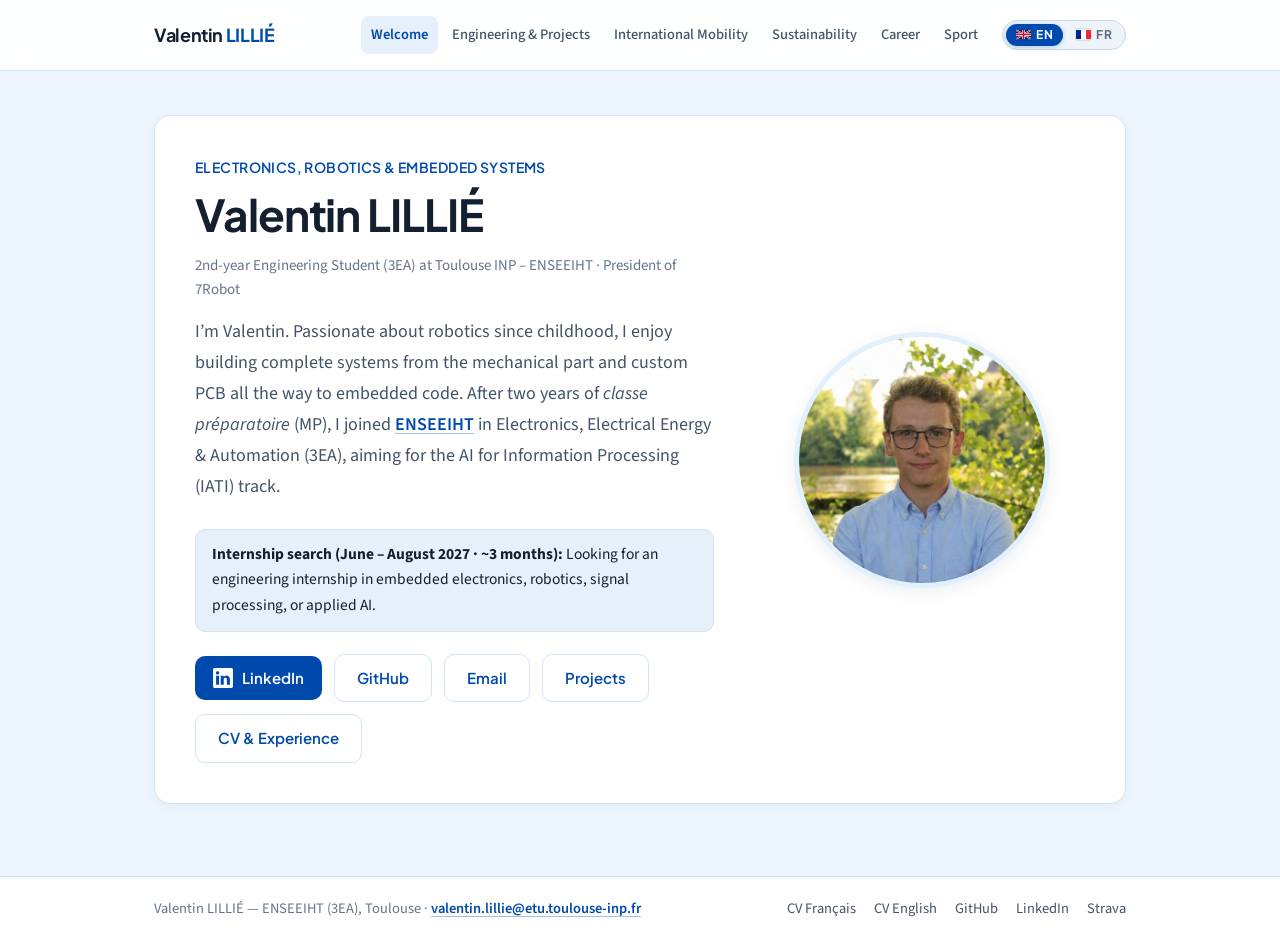
<file: index.html>
<!DOCTYPE html>
<html lang="en">
<head>
  <meta charset="UTF-8">
  <meta name="viewport" content="width=device-width, initial-scale=1.0">
  <title>Valentin LILLIÉ — Engineering Portfolio</title>
  <link rel="shortcut icon" href="assets/images/2d0b56e7e51cf11036ad8734bdb67e2d.png">
  <link rel="icon" href="assets/images/e53c4bd8da5e491d9ab09e7cf0daf874.png">
  <link rel="apple-touch-icon" href="assets/images/725b756a69a7d4c235070e51acd85560.png">
  <link rel="preconnect" href="https://fonts.googleapis.com">
  <link rel="preconnect" href="https://fonts.gstatic.com" crossorigin>
  <link href="https://fonts.googleapis.com/css2?family=Plus+Jakarta+Sans:wght@500;600;700&family=Source+Sans+3:ital,wght@0,400;0,500;0,600;1,400&display=swap" rel="stylesheet">
  <link rel="stylesheet" href="css/styles.css?v=2">
</head>
<body>
  <header class="site-header">
    <nav class="site-nav" aria-label="Main navigation">
      <a class="nav-brand" href="index.html">Valentin <span>LILLIÉ</span></a>
      <div class="nav-links">
        <a class="nav-link active" href="index.html">Welcome</a>
        <a class="nav-link" href="engineering.html">Engineering &amp; Projects</a>
        <a class="nav-link" href="mobility.html">International Mobility</a>
        <a class="nav-link" href="sustainability.html">Sustainability</a>
        <a class="nav-link" href="career.html">Career</a>
        <a class="nav-link" href="sport.html">Sport</a>
        <div class="lang-switch" role="group" aria-label="Language switcher">
          <span class="lang-option active" aria-current="true" title="Current language: English"><svg class="lang-flag" viewBox="0 0 60 36" aria-hidden="true"><rect width="60" height="36" fill="#012169"/><path d="M0,0 L60,36 M60,0 L0,36" stroke="#fff" stroke-width="7"/><path d="M0,0 L60,36 M60,0 L0,36" stroke="#C8102E" stroke-width="4"/><path d="M30,0 V36 M0,18 H60" stroke="#fff" stroke-width="11"/><path d="M30,0 V36 M0,18 H60" stroke="#C8102E" stroke-width="6.5"/></svg><span>EN</span></span>
          <a class="lang-option" href="fr/index.html" lang="fr" hreflang="fr" title="Passer en français" onclick="this.href=this.getAttribute('href').split('#')[0]+location.hash"><svg class="lang-flag" viewBox="0 0 60 36" aria-hidden="true"><rect width="20" height="36" fill="#002395"/><rect x="20" width="20" height="36" fill="#fff"/><rect x="40" width="20" height="36" fill="#ED2939"/></svg><span>FR</span></a>
        </div>
      </div>
    </nav>
  </header>

  <main class="page-container">
    <section class="card hero-card">
      <div>
        <p class="hero-greeting">Electronics, Robotics &amp; Embedded Systems</p>
        <h1 class="hero-name">Valentin LILLIÉ</h1>
        <p class="meta-line">2nd-year Engineering Student (3EA) at Toulouse INP – ENSEEIHT · President of 7Robot</p>
        <p class="hero-bio">
          I’m Valentin. Passionate about robotics since childhood, I enjoy building complete systems from the mechanical part and custom PCB all the way to embedded code. After two years of <em>classe préparatoire</em> (MP), I joined <a class="inline-link" href="https://www.enseeiht.fr/fr/index.html" target="_blank" rel="noopener noreferrer">ENSEEIHT</a> in Electronics, Electrical Energy &amp; Automation (3EA), aiming for the AI for Information Processing (IATI) track.
        </p>

        <div class="internship-banner">
          <strong>Internship search (June – August 2027 · ~3 months):</strong> Looking for an engineering internship in embedded electronics, robotics, signal processing, or applied AI.
        </div>

        <div class="hero-actions" style="margin-top: 22px;">
          <a
            class="linkedin-pill"
            href="https://www.linkedin.com/in/valentin-lillie/"
            target="_blank"
            rel="noopener noreferrer"
          >
            <img src="assets/media/b65c1c9c3fed0ecc180a3886cd7dbb1a.svg" alt="">
            LinkedIn
          </a>
          <a
            class="btn btn-outline"
            href="https://github.com/valentinlillie"
            target="_blank"
            rel="noopener noreferrer"
          >
            GitHub
          </a>
          <a class="btn btn-outline" href="mailto:valentin.lillie@etu.toulouse-inp.fr">Email</a>
          <a class="btn btn-outline" href="engineering.html">Projects</a>
          <a class="btn btn-outline" href="career.html">CV &amp; Experience</a>
        </div>
      </div>

      <div class="hero-profile">
        <img
          class="hero-avatar"
          src="assets/media/598193132a9f8a0b9470ed6460129778.png"
          alt="Valentin LILLIÉ"
        >
      </div>
    </section>
  </main>

  <footer class="site-footer">
    <div class="footer-inner">
      <span>Valentin LILLIÉ — ENSEEIHT (3EA), Toulouse · <a class="inline-link" href="mailto:valentin.lillie@etu.toulouse-inp.fr">valentin.lillie@etu.toulouse-inp.fr</a></span>
      <div class="footer-links">
        <a href="assets/cv/CV_Valentin_Lillie_FR.pdf?v=2" target="_blank" rel="noopener noreferrer">CV Français</a>
        <a href="assets/cv/CV_Valentin_Lillie_EN.pdf?v=2" target="_blank" rel="noopener noreferrer">CV English</a>
        <a href="https://github.com/valentinlillie" target="_blank" rel="noopener noreferrer">GitHub</a>
        <a href="https://www.linkedin.com/in/valentin-lillie/" target="_blank" rel="noopener noreferrer">LinkedIn</a>
        <a href="https://www.strava.com/athletes/142114989" target="_blank" rel="noopener noreferrer">Strava</a>
      </div>
    </div>
  </footer>
</body>
</html>
</file>
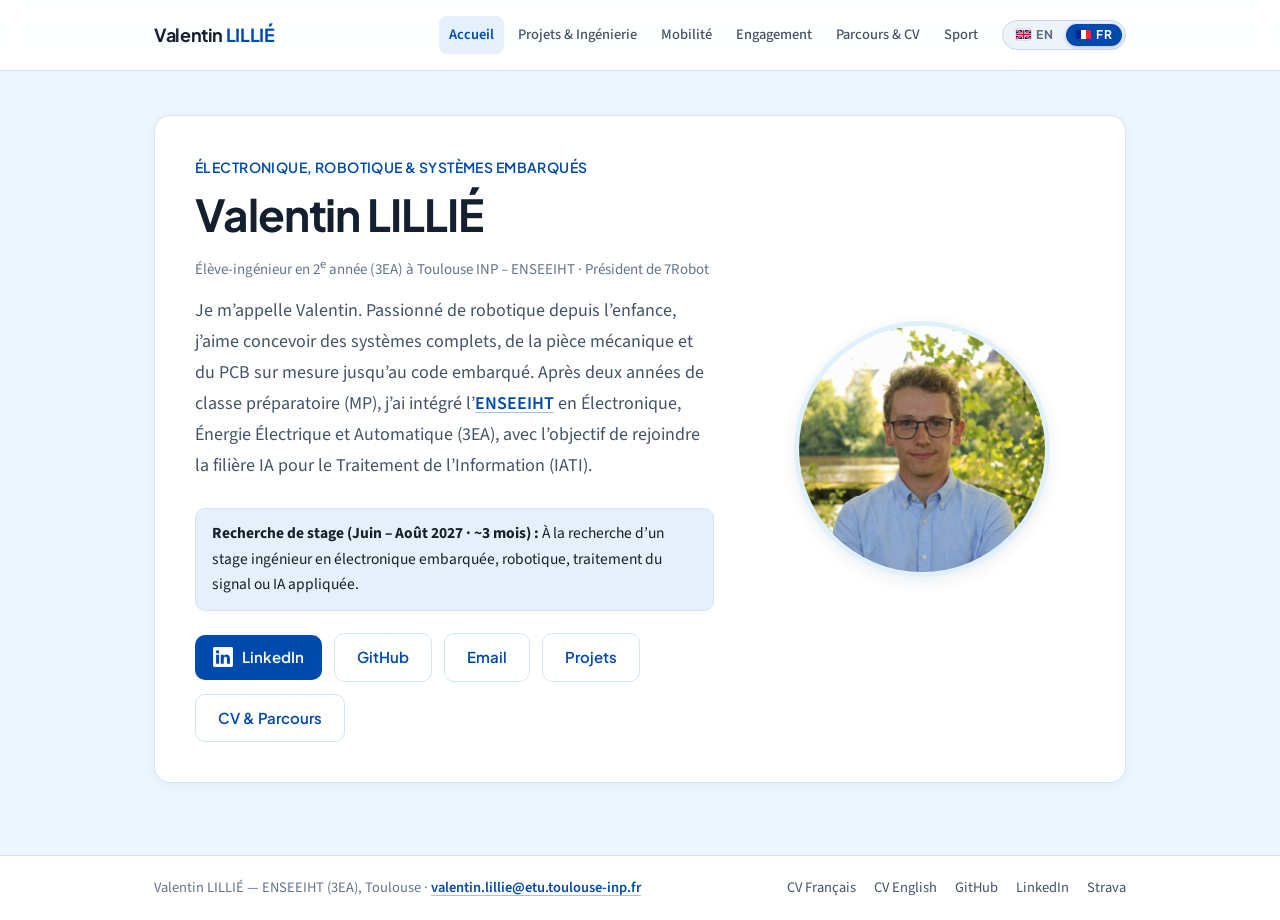
<file: fr/index.html>
<!DOCTYPE html>
<html lang="fr">
<head>
  <meta charset="UTF-8">
  <meta name="viewport" content="width=device-width, initial-scale=1.0">
  <title>Valentin LILLIÉ — Portfolio d’Ingénieur</title>
  <link rel="shortcut icon" href="../assets/images/2d0b56e7e51cf11036ad8734bdb67e2d.png">
  <link rel="icon" href="../assets/images/e53c4bd8da5e491d9ab09e7cf0daf874.png">
  <link rel="apple-touch-icon" href="../assets/images/725b756a69a7d4c235070e51acd85560.png">
  <link rel="preconnect" href="https://fonts.googleapis.com">
  <link rel="preconnect" href="https://fonts.gstatic.com" crossorigin>
  <link href="https://fonts.googleapis.com/css2?family=Plus+Jakarta+Sans:wght@500;600;700&family=Source+Sans+3:ital,wght@0,400;0,500;0,600;1,400&display=swap" rel="stylesheet">
  <link rel="stylesheet" href="../css/styles.css?v=2">
</head>
<body>
  <header class="site-header">
    <nav class="site-nav" aria-label="Navigation principale">
      <a class="nav-brand" href="index.html">Valentin <span>LILLIÉ</span></a>
      <div class="nav-links">
        <a class="nav-link active" href="index.html">Accueil</a>
        <a class="nav-link" href="engineering.html">Projets &amp; Ingénierie</a>
        <a class="nav-link" href="mobility.html">Mobilité</a>
        <a class="nav-link" href="sustainability.html">Engagement</a>
        <a class="nav-link" href="career.html">Parcours &amp; CV</a>
        <a class="nav-link" href="sport.html">Sport</a>
        <div class="lang-switch" role="group" aria-label="Sélecteur de langue">
          <a class="lang-option" href="../index.html" lang="en" hreflang="en" title="Switch to English" onclick="this.href=this.getAttribute('href').split('#')[0]+location.hash"><svg class="lang-flag" viewBox="0 0 60 36" aria-hidden="true"><rect width="60" height="36" fill="#012169"/><path d="M0,0 L60,36 M60,0 L0,36" stroke="#fff" stroke-width="7"/><path d="M0,0 L60,36 M60,0 L0,36" stroke="#C8102E" stroke-width="4"/><path d="M30,0 V36 M0,18 H60" stroke="#fff" stroke-width="11"/><path d="M30,0 V36 M0,18 H60" stroke="#C8102E" stroke-width="6.5"/></svg><span>EN</span></a>
          <span class="lang-option active" aria-current="true" title="Langue actuelle : Français"><svg class="lang-flag" viewBox="0 0 60 36" aria-hidden="true"><rect width="20" height="36" fill="#002395"/><rect x="20" width="20" height="36" fill="#fff"/><rect x="40" width="20" height="36" fill="#ED2939"/></svg><span>FR</span></span>
        </div>
      </div>
    </nav>
  </header>

  <main class="page-container">
    <section class="card hero-card">
      <div>
        <p class="hero-greeting">Électronique, Robotique &amp; Systèmes Embarqués</p>
        <h1 class="hero-name">Valentin LILLIÉ</h1>
        <p class="meta-line">Élève-ingénieur en 2<sup>e</sup> année (3EA) à Toulouse INP – ENSEEIHT · Président de 7Robot</p>
        <p class="hero-bio">
          Je m’appelle Valentin. Passionné de robotique depuis l’enfance, j’aime concevoir des systèmes complets, de la pièce mécanique et du PCB sur mesure jusqu’au code embarqué. Après deux années de classe préparatoire (MP), j’ai intégré l’<a class="inline-link" href="https://www.enseeiht.fr/fr/index.html" target="_blank" rel="noopener noreferrer">ENSEEIHT</a> en Électronique, Énergie Électrique et Automatique (3EA), avec l’objectif de rejoindre la filière IA pour le Traitement de l’Information (IATI).
        </p>

        <div class="internship-banner">
          <strong>Recherche de stage (Juin – Août 2027 · ~3 mois) :</strong> À la recherche d’un stage ingénieur en électronique embarquée, robotique, traitement du signal ou IA appliquée.
        </div>

        <div class="hero-actions" style="margin-top: 22px;">
          <a
            class="linkedin-pill"
            href="https://www.linkedin.com/in/valentin-lillie/"
            target="_blank"
            rel="noopener noreferrer"
          >
            <img src="../assets/media/b65c1c9c3fed0ecc180a3886cd7dbb1a.svg" alt="">
            LinkedIn
          </a>
          <a
            class="btn btn-outline"
            href="https://github.com/valentinlillie"
            target="_blank"
            rel="noopener noreferrer"
          >
            GitHub
          </a>
          <a class="btn btn-outline" href="mailto:valentin.lillie@etu.toulouse-inp.fr">Email</a>
          <a class="btn btn-outline" href="engineering.html">Projets</a>
          <a class="btn btn-outline" href="career.html">CV &amp; Parcours</a>
        </div>
      </div>

      <div class="hero-profile">
        <img
          class="hero-avatar"
          src="../assets/media/598193132a9f8a0b9470ed6460129778.png"
          alt="Valentin LILLIÉ"
        >
      </div>
    </section>
  </main>

  <footer class="site-footer">
    <div class="footer-inner">
      <span>Valentin LILLIÉ — ENSEEIHT (3EA), Toulouse · <a class="inline-link" href="mailto:valentin.lillie@etu.toulouse-inp.fr">valentin.lillie@etu.toulouse-inp.fr</a></span>
      <div class="footer-links">
        <a href="../assets/cv/CV_Valentin_Lillie_FR.pdf?v=2" target="_blank" rel="noopener noreferrer">CV Français</a>
        <a href="../assets/cv/CV_Valentin_Lillie_EN.pdf?v=2" target="_blank" rel="noopener noreferrer">CV English</a>
        <a href="https://github.com/valentinlillie" target="_blank" rel="noopener noreferrer">GitHub</a>
        <a href="https://www.linkedin.com/in/valentin-lillie/" target="_blank" rel="noopener noreferrer">LinkedIn</a>
        <a href="https://www.strava.com/athletes/142114989" target="_blank" rel="noopener noreferrer">Strava</a>
      </div>
    </div>
  </footer>
</body>
</html>
</file>
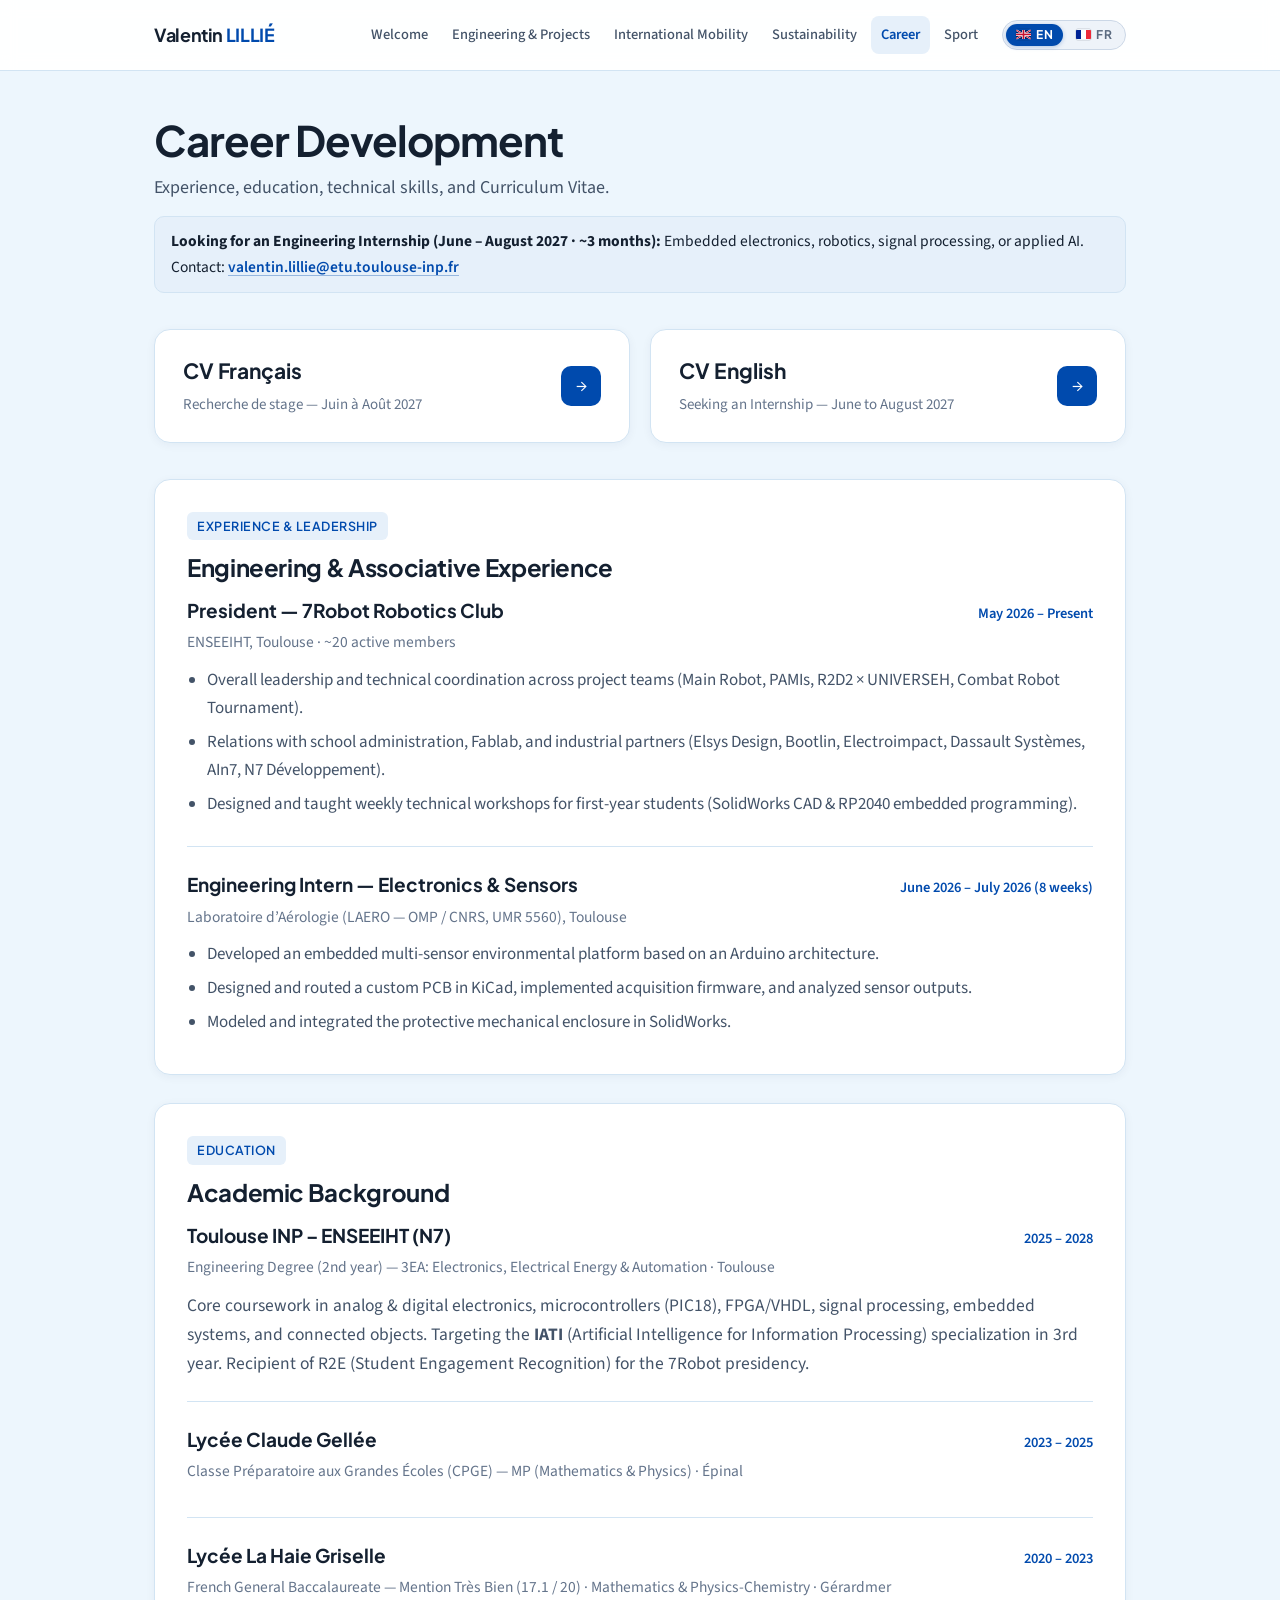
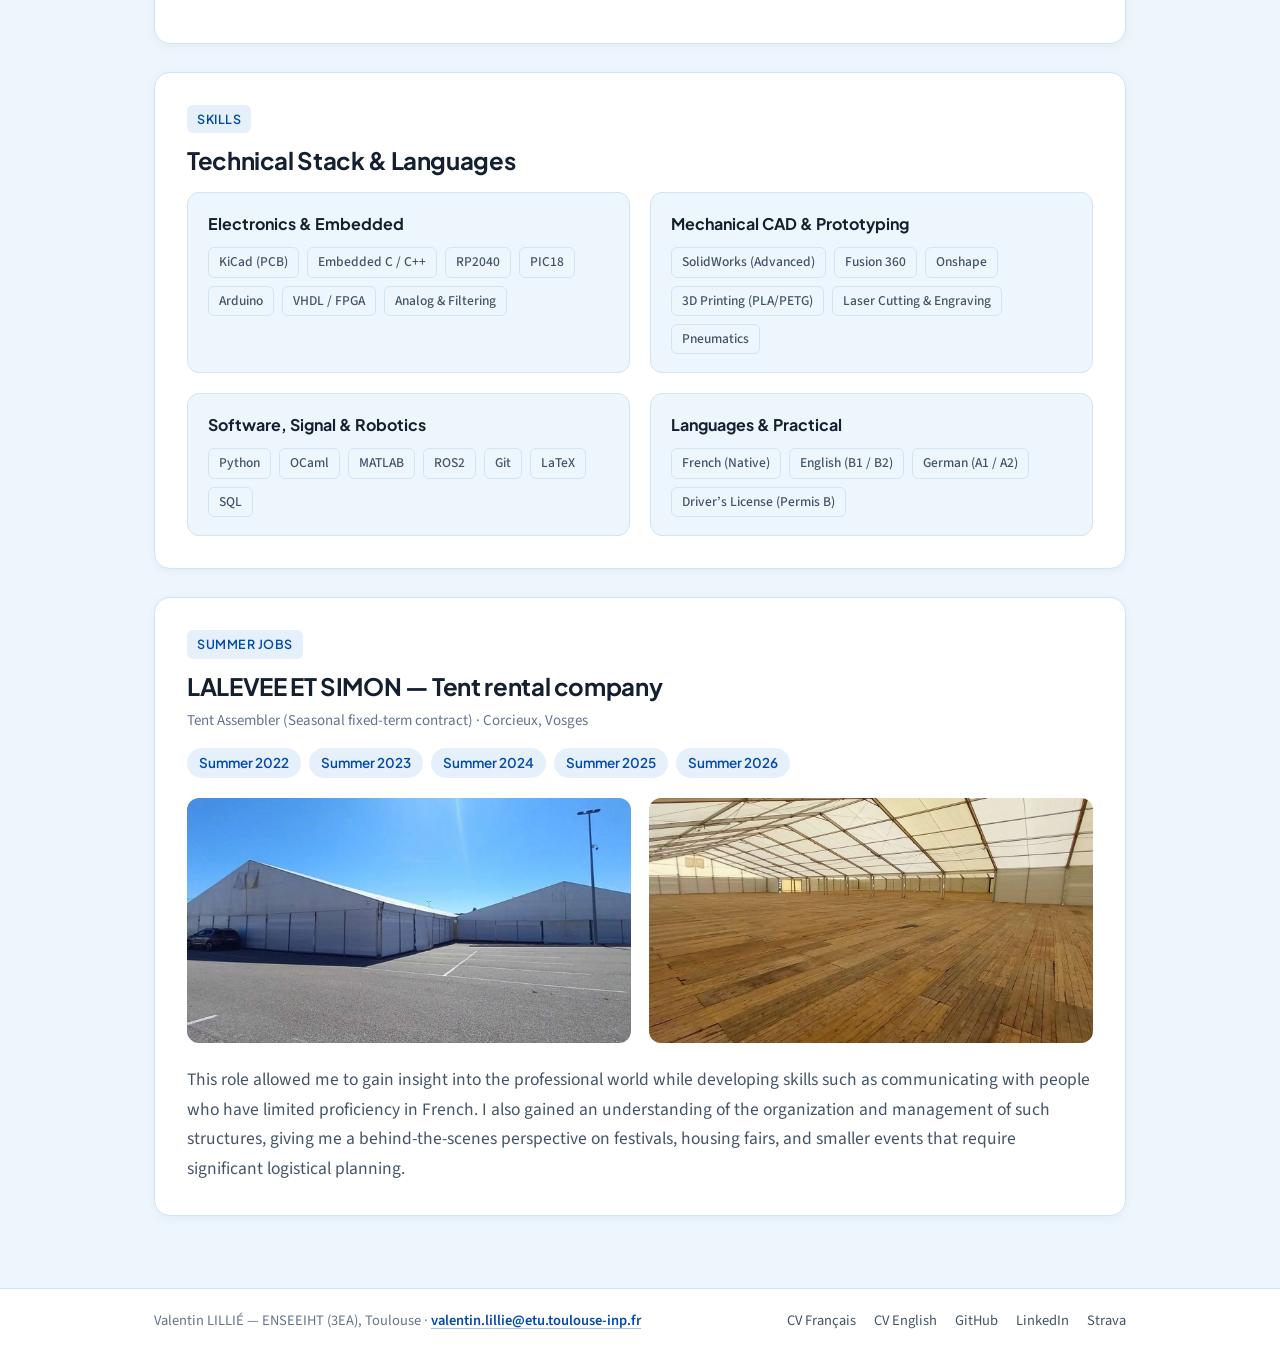
<file: career.html>
<!DOCTYPE html>
<html lang="en">
<head>
  <meta charset="UTF-8">
  <meta name="viewport" content="width=device-width, initial-scale=1.0">
  <title>Career Development — Valentin LILLIÉ</title>
  <link rel="shortcut icon" href="assets/images/2d0b56e7e51cf11036ad8734bdb67e2d.png">
  <link rel="icon" href="assets/images/e53c4bd8da5e491d9ab09e7cf0daf874.png">
  <link rel="apple-touch-icon" href="assets/images/725b756a69a7d4c235070e51acd85560.png">
  <link rel="preconnect" href="https://fonts.googleapis.com">
  <link rel="preconnect" href="https://fonts.gstatic.com" crossorigin>
  <link href="https://fonts.googleapis.com/css2?family=Plus+Jakarta+Sans:wght@500;600;700&family=Source+Sans+3:ital,wght@0,400;0,500;0,600;1,400&display=swap" rel="stylesheet">
  <link rel="stylesheet" href="css/styles.css?v=2">
</head>
<body>
  <header class="site-header">
    <nav class="site-nav" aria-label="Main navigation">
      <a class="nav-brand" href="index.html">Valentin <span>LILLIÉ</span></a>
      <div class="nav-links">
        <a class="nav-link" href="index.html">Welcome</a>
        <a class="nav-link" href="engineering.html">Engineering &amp; Projects</a>
        <a class="nav-link" href="mobility.html">International Mobility</a>
        <a class="nav-link" href="sustainability.html">Sustainability</a>
        <a class="nav-link active" href="career.html">Career</a>
        <a class="nav-link" href="sport.html">Sport</a>
        <div class="lang-switch" role="group" aria-label="Language switcher">
          <span class="lang-option active" aria-current="true" title="Current language: English"><svg class="lang-flag" viewBox="0 0 60 36" aria-hidden="true"><rect width="60" height="36" fill="#012169"/><path d="M0,0 L60,36 M60,0 L0,36" stroke="#fff" stroke-width="7"/><path d="M0,0 L60,36 M60,0 L0,36" stroke="#C8102E" stroke-width="4"/><path d="M30,0 V36 M0,18 H60" stroke="#fff" stroke-width="11"/><path d="M30,0 V36 M0,18 H60" stroke="#C8102E" stroke-width="6.5"/></svg><span>EN</span></span>
          <a class="lang-option" href="fr/career.html" lang="fr" hreflang="fr" title="Passer en français" onclick="this.href=this.getAttribute('href').split('#')[0]+location.hash"><svg class="lang-flag" viewBox="0 0 60 36" aria-hidden="true"><rect width="20" height="36" fill="#002395"/><rect x="20" width="20" height="36" fill="#fff"/><rect x="40" width="20" height="36" fill="#ED2939"/></svg><span>FR</span></a>
        </div>
      </div>
    </nav>
  </header>

  <main class="page-container">
    <div class="page-intro">
      <h1 class="page-title">Career Development</h1>
      <p class="page-subtitle">Experience, education, technical skills, and Curriculum Vitae.</p>
      <div class="internship-banner">
        <strong>Looking for an Engineering Internship (June – August 2027 · ~3 months):</strong> Embedded electronics, robotics, signal processing, or applied AI. Contact: <a class="inline-link" href="mailto:valentin.lillie@etu.toulouse-inp.fr">valentin.lillie@etu.toulouse-inp.fr</a>
      </div>
    </div>

    <section class="cv-grid" aria-label="Curriculum Vitae">
      <a class="cv-link-card" href="assets/cv/CV_Valentin_Lillie_FR.pdf?v=2" target="_blank" rel="noopener noreferrer">
        <div>
          <h2 class="cv-link-title">CV Français</h2>
          <p class="cv-link-meta">Recherche de stage — Juin à Août 2027</p>
        </div>
        <span class="cv-link-arrow" aria-hidden="true">→</span>
      </a>

      <a class="cv-link-card" href="assets/cv/CV_Valentin_Lillie_EN.pdf?v=2" target="_blank" rel="noopener noreferrer">
        <div>
          <h2 class="cv-link-title">CV English</h2>
          <p class="cv-link-meta">Seeking an Internship — June to August 2027</p>
        </div>
        <span class="cv-link-arrow" aria-hidden="true">→</span>
      </a>
    </section>

    <!-- Experience & Leadership -->
    <section class="card">
      <span class="section-label">Experience &amp; Leadership</span>
      <h2 class="card-title">Engineering &amp; Associative Experience</h2>

      <div class="exp-list">
        <div class="exp-item">
          <div class="exp-header">
            <h3 class="exp-role">President — 7Robot Robotics Club</h3>
            <span class="exp-dates">May 2026 – Present</span>
          </div>
          <p class="exp-org">ENSEEIHT, Toulouse · ~20 active members</p>
          <ul class="clean-list">
            <li>Overall leadership and technical coordination across project teams (Main Robot, PAMIs, R2D2 × UNIVERSEH, Combat Robot Tournament).</li>
            <li>Relations with school administration, Fablab, and industrial partners (Elsys Design, Bootlin, Electroimpact, Dassault Systèmes, AIn7, N7 Développement).</li>
            <li>Designed and taught weekly technical workshops for first-year students (SolidWorks CAD &amp; RP2040 embedded programming).</li>
          </ul>
        </div>

        <div class="exp-item">
          <div class="exp-header">
            <h3 class="exp-role">Engineering Intern — Electronics &amp; Sensors</h3>
            <span class="exp-dates">June 2026 – July 2026 (8 weeks)</span>
          </div>
          <p class="exp-org">Laboratoire d’Aérologie (LAERO — OMP / CNRS, UMR 5560), Toulouse</p>
          <ul class="clean-list">
            <li>Developed an embedded multi-sensor environmental platform based on an Arduino architecture.</li>
            <li>Designed and routed a custom PCB in KiCad, implemented acquisition firmware, and analyzed sensor outputs.</li>
            <li>Modeled and integrated the protective mechanical enclosure in SolidWorks.</li>
          </ul>
        </div>
      </div>
    </section>

    <!-- Education -->
    <section class="card">
      <span class="section-label">Education</span>
      <h2 class="card-title">Academic Background</h2>

      <div class="exp-list">
        <div class="exp-item">
          <div class="exp-header">
            <h3 class="exp-role">Toulouse INP – ENSEEIHT (N7)</h3>
            <span class="exp-dates">2025 – 2028</span>
          </div>
          <p class="exp-org">Engineering Degree (2nd year) — 3EA: Electronics, Electrical Energy &amp; Automation · Toulouse</p>
          <p class="body-text">
            Core coursework in analog &amp; digital electronics, microcontrollers (PIC18), FPGA/VHDL, signal processing, embedded systems, and connected objects. Targeting the <strong>IATI</strong> (Artificial Intelligence for Information Processing) specialization in 3rd year. Recipient of R2E (Student Engagement Recognition) for the 7Robot presidency.
          </p>
        </div>

        <div class="exp-item">
          <div class="exp-header">
            <h3 class="exp-role">Lycée Claude Gellée</h3>
            <span class="exp-dates">2023 – 2025</span>
          </div>
          <p class="exp-org">Classe Préparatoire aux Grandes Écoles (CPGE) — MP (Mathematics &amp; Physics) · Épinal</p>
        </div>

        <div class="exp-item">
          <div class="exp-header">
            <h3 class="exp-role">Lycée La Haie Griselle</h3>
            <span class="exp-dates">2020 – 2023</span>
          </div>
          <p class="exp-org">French General Baccalaureate — Mention Très Bien (17.1 / 20) · Mathematics &amp; Physics-Chemistry · Gérardmer</p>
        </div>
      </div>
    </section>

    <!-- Technical Skills -->
    <section class="card">
      <span class="section-label">Skills</span>
      <h2 class="card-title">Technical Stack &amp; Languages</h2>

      <div class="skills-grid">
        <div class="skill-group">
          <h3>Electronics &amp; Embedded</h3>
          <div class="tech-tags" style="margin-top: 0;">
            <span class="tech-tag">KiCad (PCB)</span>
            <span class="tech-tag">Embedded C / C++</span>
            <span class="tech-tag">RP2040</span>
            <span class="tech-tag">PIC18</span>
            <span class="tech-tag">Arduino</span>
            <span class="tech-tag">VHDL / FPGA</span>
            <span class="tech-tag">Analog &amp; Filtering</span>
          </div>
        </div>

        <div class="skill-group">
          <h3>Mechanical CAD &amp; Prototyping</h3>
          <div class="tech-tags" style="margin-top: 0;">
            <span class="tech-tag">SolidWorks (Advanced)</span>
            <span class="tech-tag">Fusion 360</span>
            <span class="tech-tag">Onshape</span>
            <span class="tech-tag">3D Printing (PLA/PETG)</span>
            <span class="tech-tag">Laser Cutting &amp; Engraving</span>
            <span class="tech-tag">Pneumatics</span>
          </div>
        </div>

        <div class="skill-group">
          <h3>Software, Signal &amp; Robotics</h3>
          <div class="tech-tags" style="margin-top: 0;">
            <span class="tech-tag">Python</span>
            <span class="tech-tag">OCaml</span>
            <span class="tech-tag">MATLAB</span>
            <span class="tech-tag">ROS2</span>
            <span class="tech-tag">Git</span>
            <span class="tech-tag">LaTeX</span>
            <span class="tech-tag">SQL</span>
          </div>
        </div>

        <div class="skill-group">
          <h3>Languages &amp; Practical</h3>
          <div class="tech-tags" style="margin-top: 0;">
            <span class="tech-tag">French (Native)</span>
            <span class="tech-tag">English (B1 / B2)</span>
            <span class="tech-tag">German (A1 / A2)</span>
            <span class="tech-tag">Driver’s License (Permis B)</span>
          </div>
        </div>
      </div>
    </section>

    <!-- Summer Jobs -->
    <section id="summer-jobs" class="card">
      <span class="section-label">Summer Jobs</span>
      <h2 class="card-title">LALEVEE ET SIMON — Tent rental company</h2>
      <p class="meta-line">Tent Assembler (Seasonal fixed-term contract) · Corcieux, Vosges</p>

      <div class="years-row" aria-label="Summers worked">
        <span class="year-chip">Summer 2022</span>
        <span class="year-chip">Summer 2023</span>
        <span class="year-chip">Summer 2024</span>
        <span class="year-chip">Summer 2025</span>
        <span class="year-chip">Summer 2026</span>
      </div>

      <div class="tent-gallery">
        <img
          src="assets/media/adfda086e674e7098f068e558d78b7af.jpg"
          alt="Exterior of assembled event tents"
        >
        <img
          src="assets/media/de4e035740ea0fa32cdfeac8d1ec1f95.jpg"
          alt="Interior wooden flooring and structure of event tent"
        >
      </div>

      <p class="body-text">
        This role allowed me to gain insight into the professional world while developing skills such as communicating with people who have limited proficiency in French. I also gained an understanding of the organization and management of such structures, giving me a behind-the-scenes perspective on festivals, housing fairs, and smaller events that require significant logistical planning.
      </p>
    </section>
  </main>

  <footer class="site-footer">
    <div class="footer-inner">
      <span>Valentin LILLIÉ — ENSEEIHT (3EA), Toulouse · <a class="inline-link" href="mailto:valentin.lillie@etu.toulouse-inp.fr">valentin.lillie@etu.toulouse-inp.fr</a></span>
      <div class="footer-links">
        <a href="assets/cv/CV_Valentin_Lillie_FR.pdf?v=2" target="_blank" rel="noopener noreferrer">CV Français</a>
        <a href="assets/cv/CV_Valentin_Lillie_EN.pdf?v=2" target="_blank" rel="noopener noreferrer">CV English</a>
        <a href="https://github.com/valentinlillie" target="_blank" rel="noopener noreferrer">GitHub</a>
        <a href="https://www.linkedin.com/in/valentin-lillie/" target="_blank" rel="noopener noreferrer">LinkedIn</a>
        <a href="https://www.strava.com/athletes/142114989" target="_blank" rel="noopener noreferrer">Strava</a>
      </div>
    </div>
  </footer>
</body>
</html>
</file>
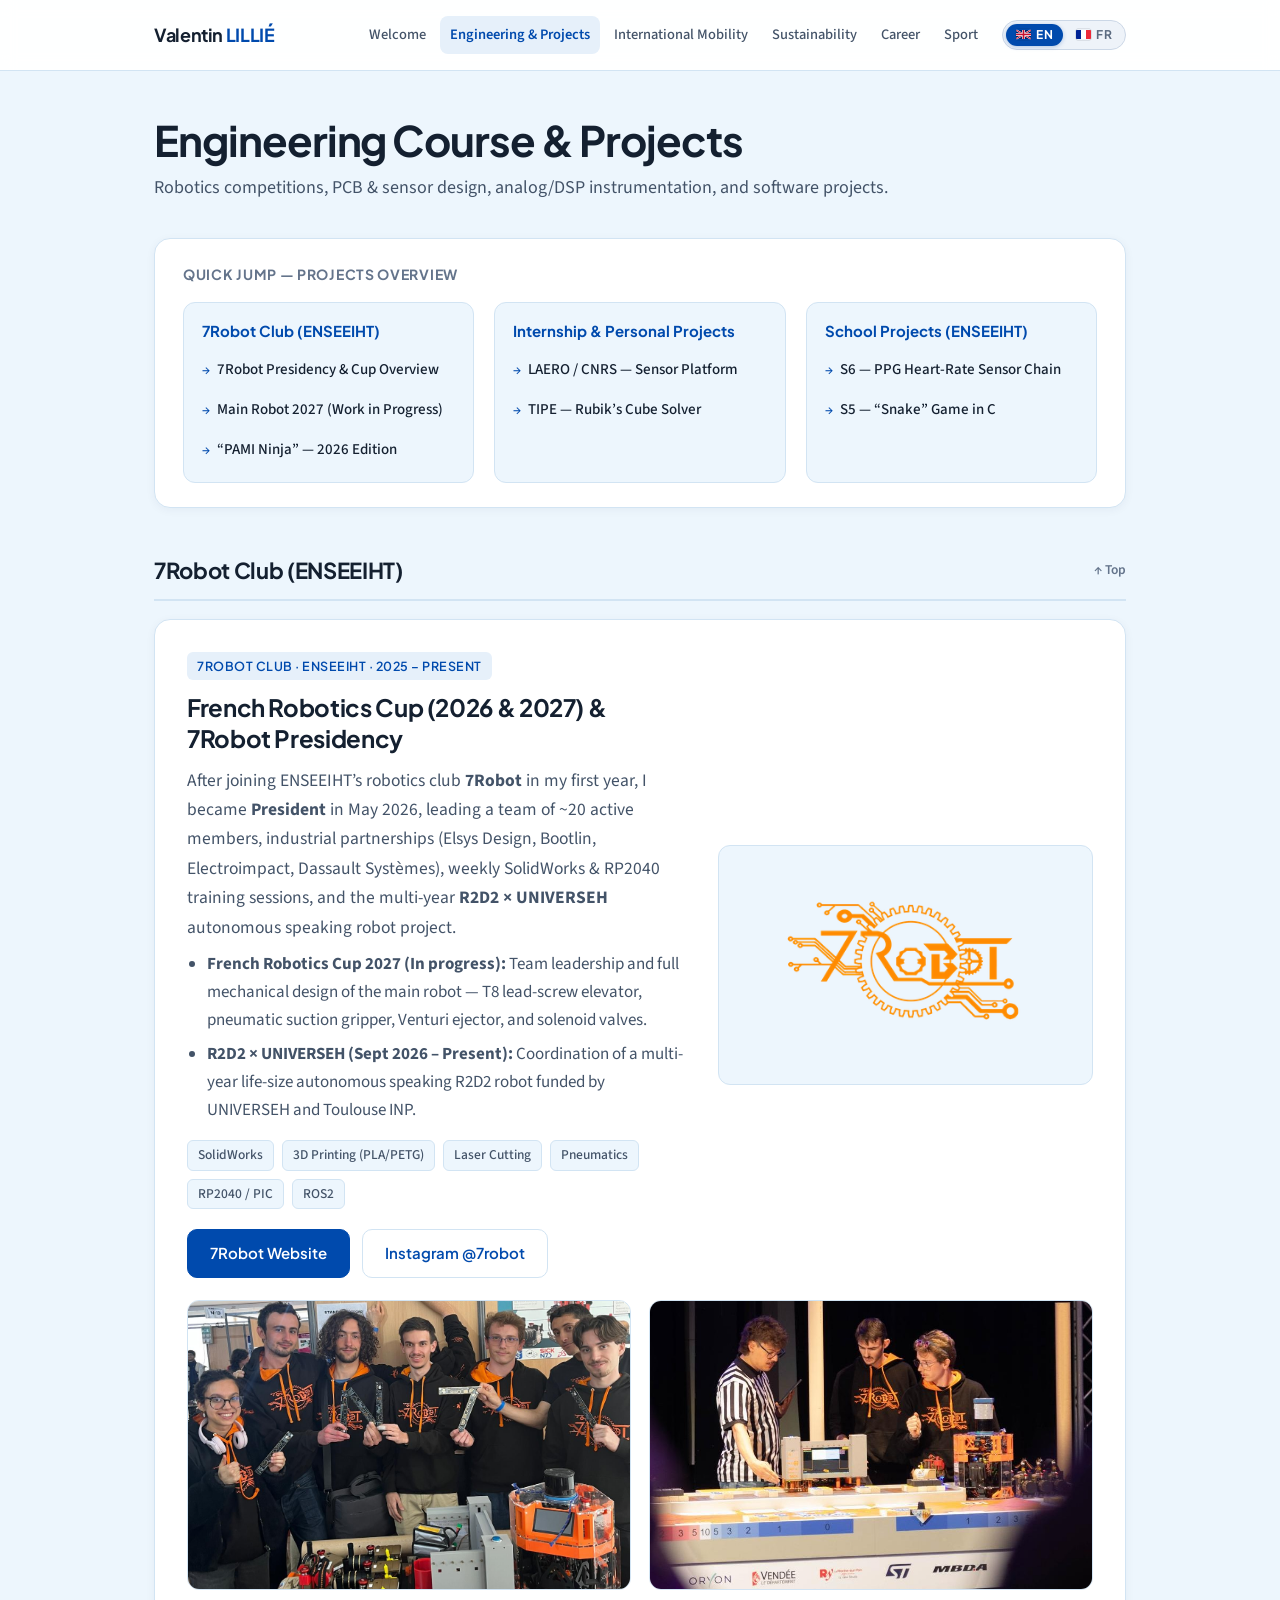
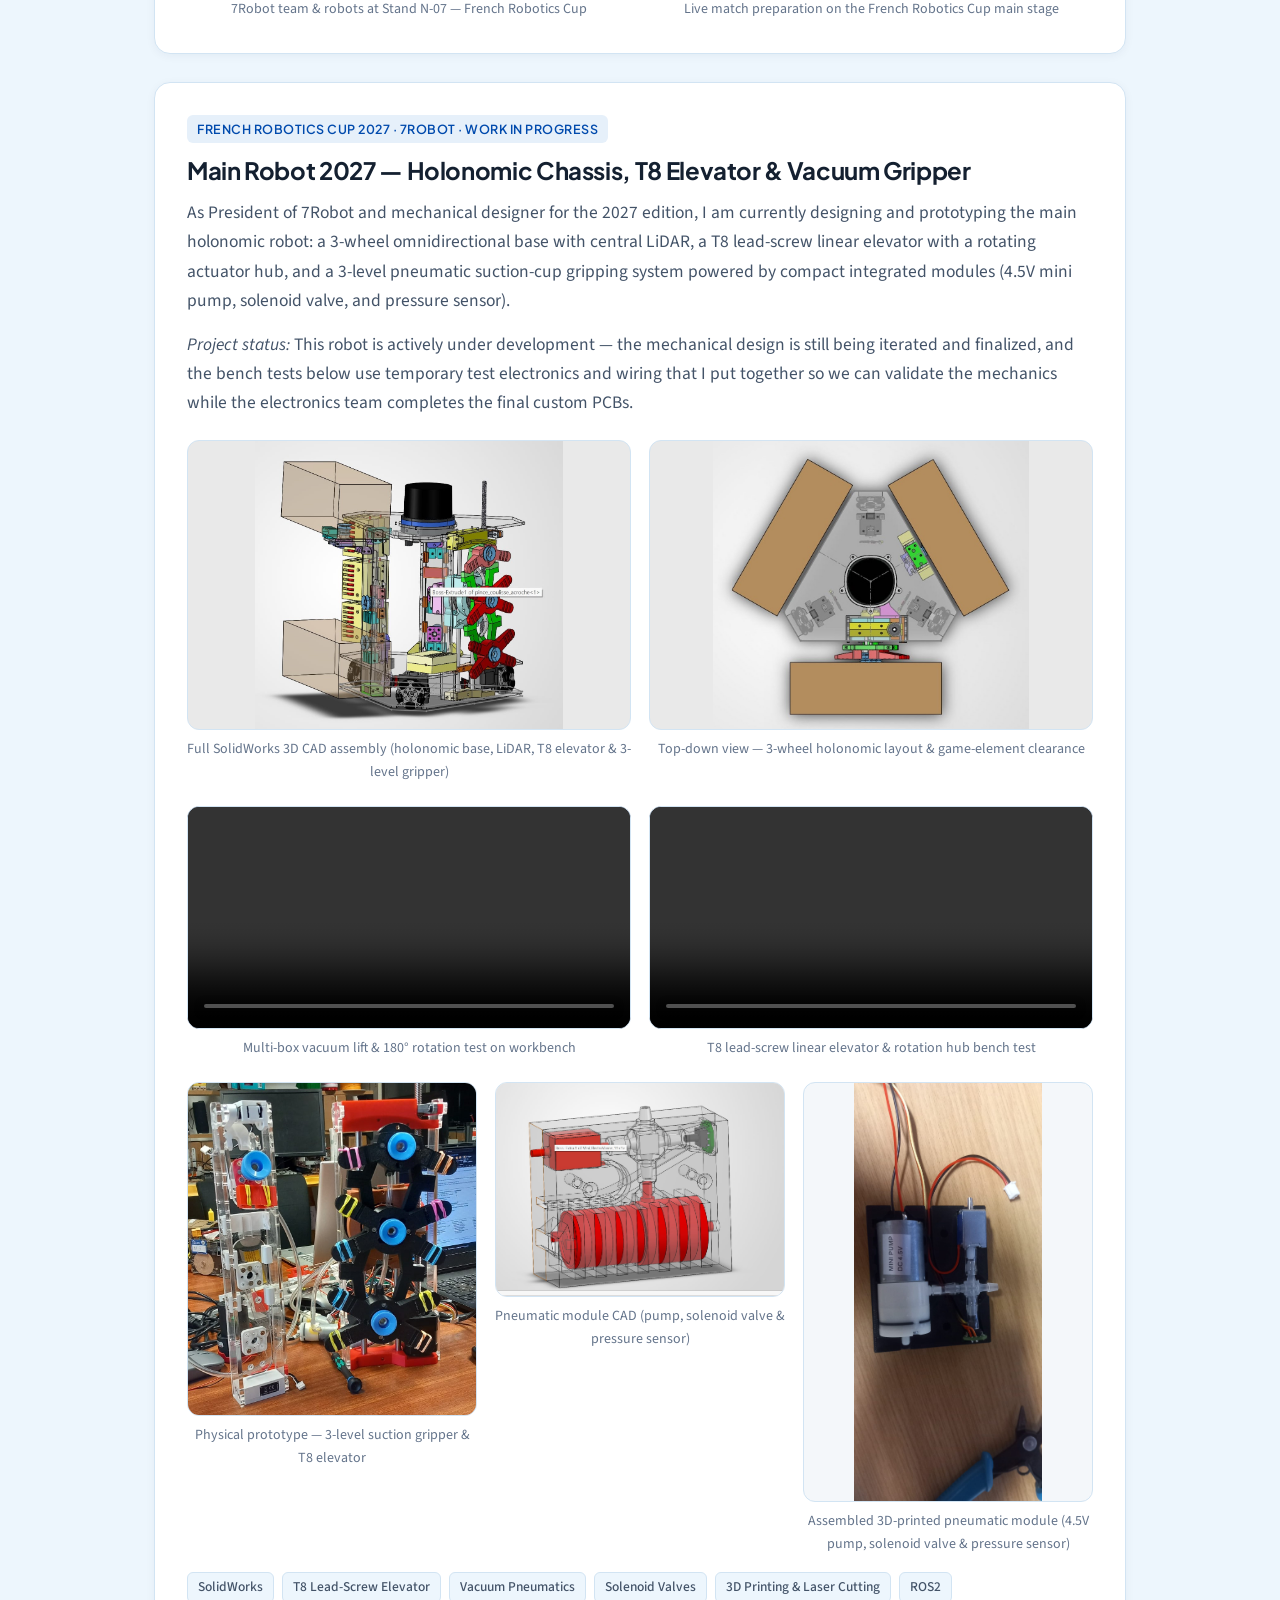
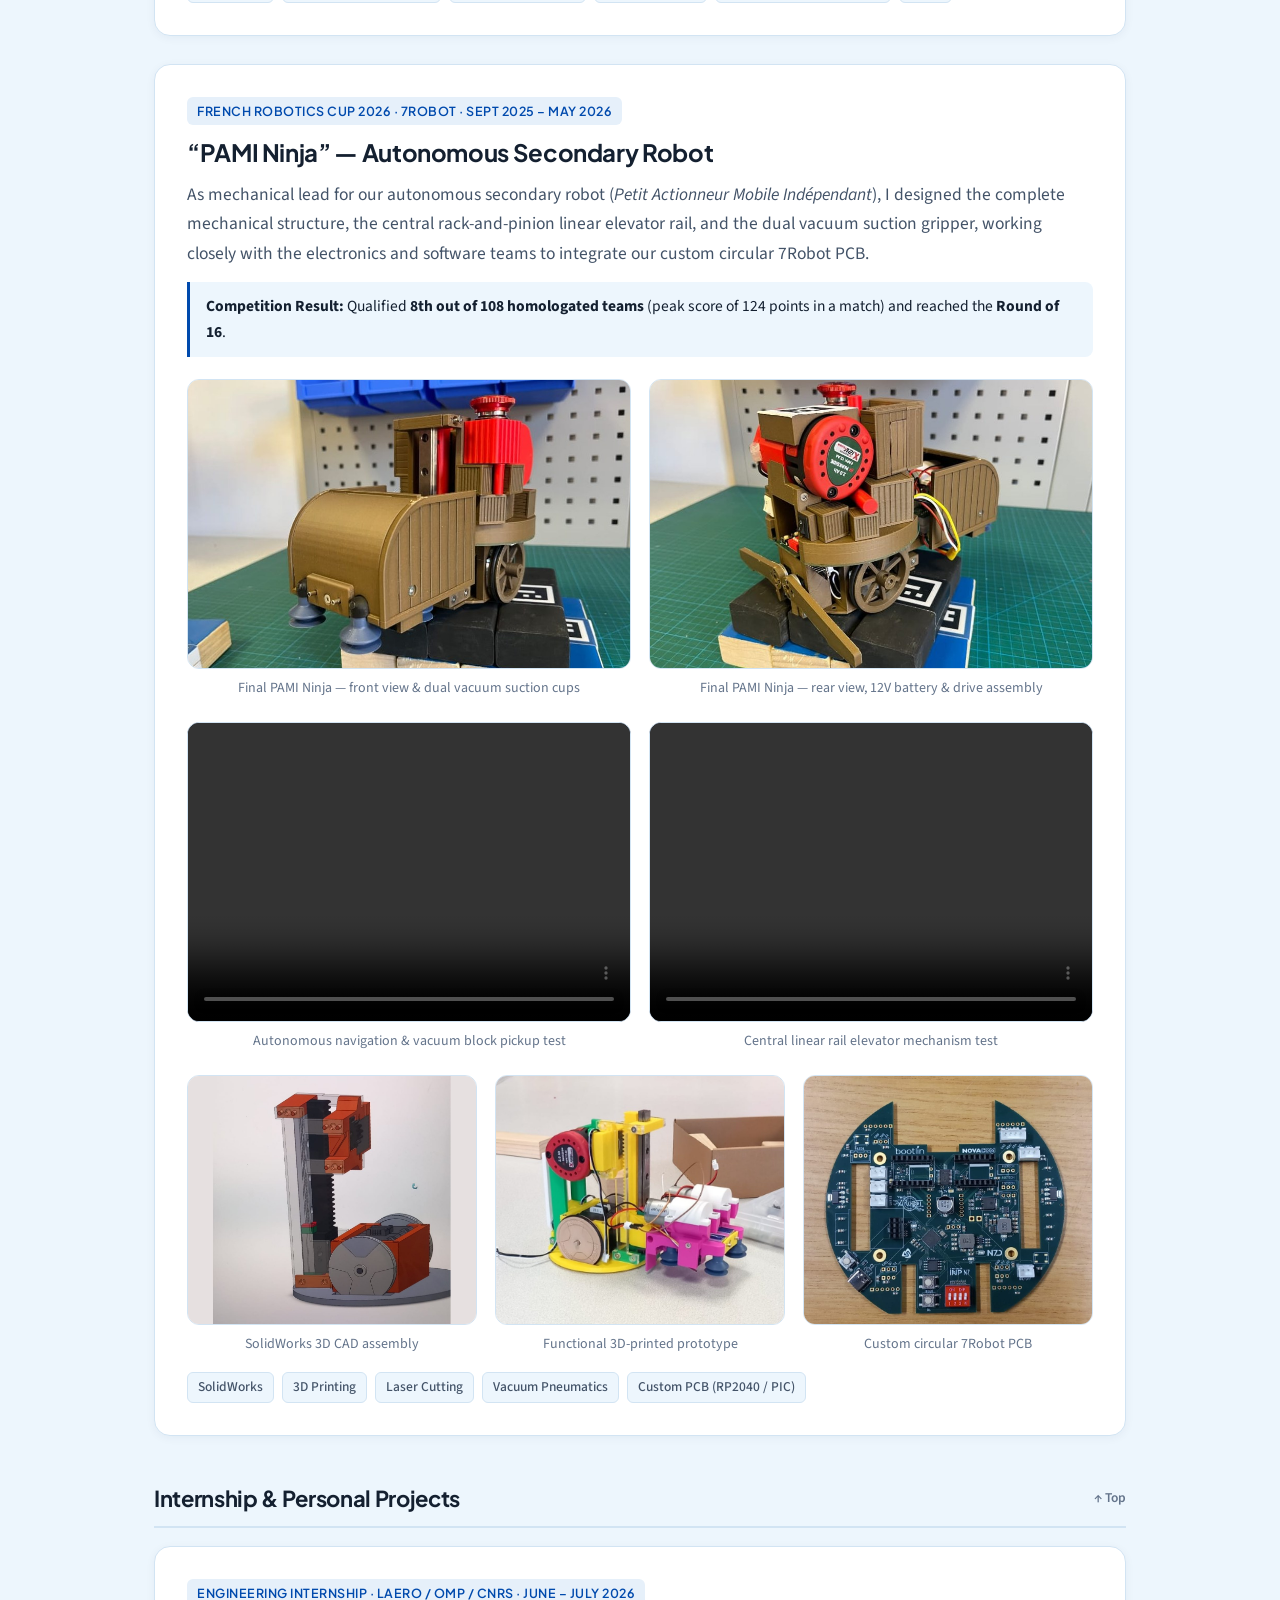
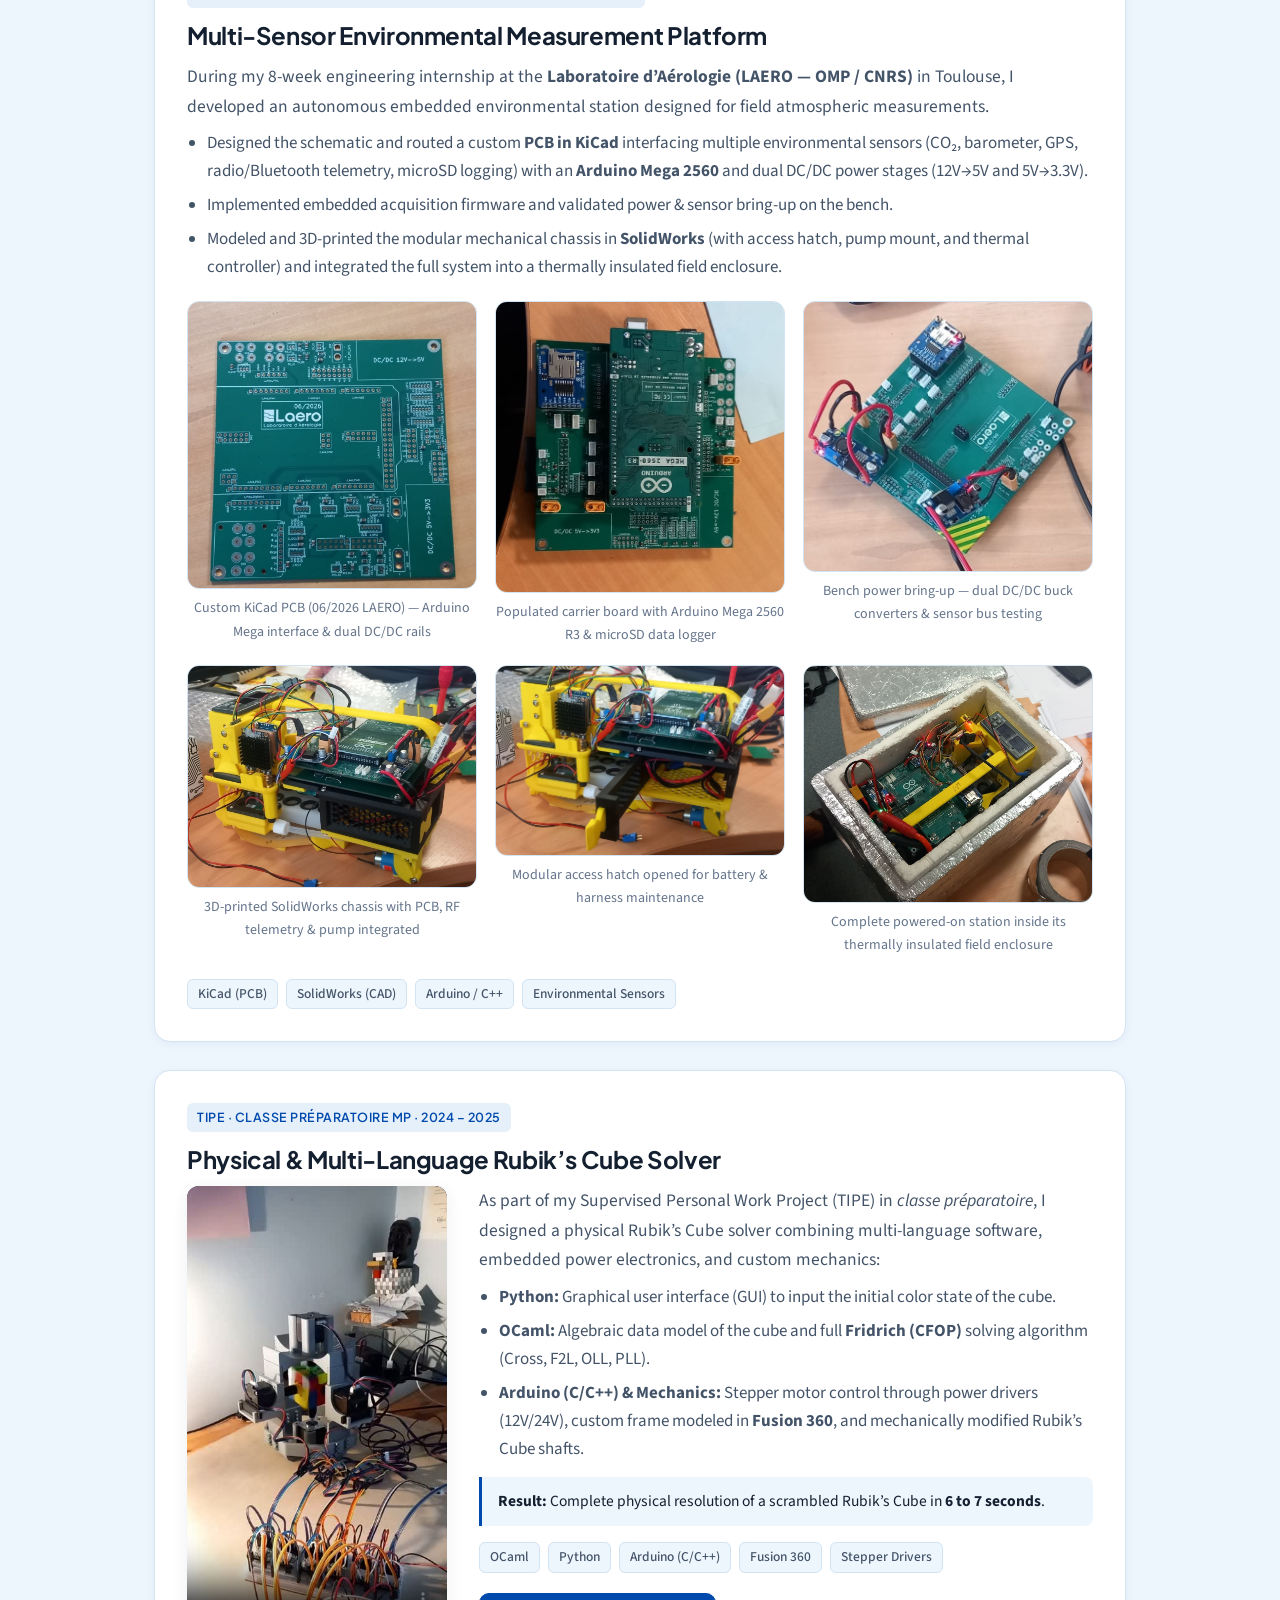
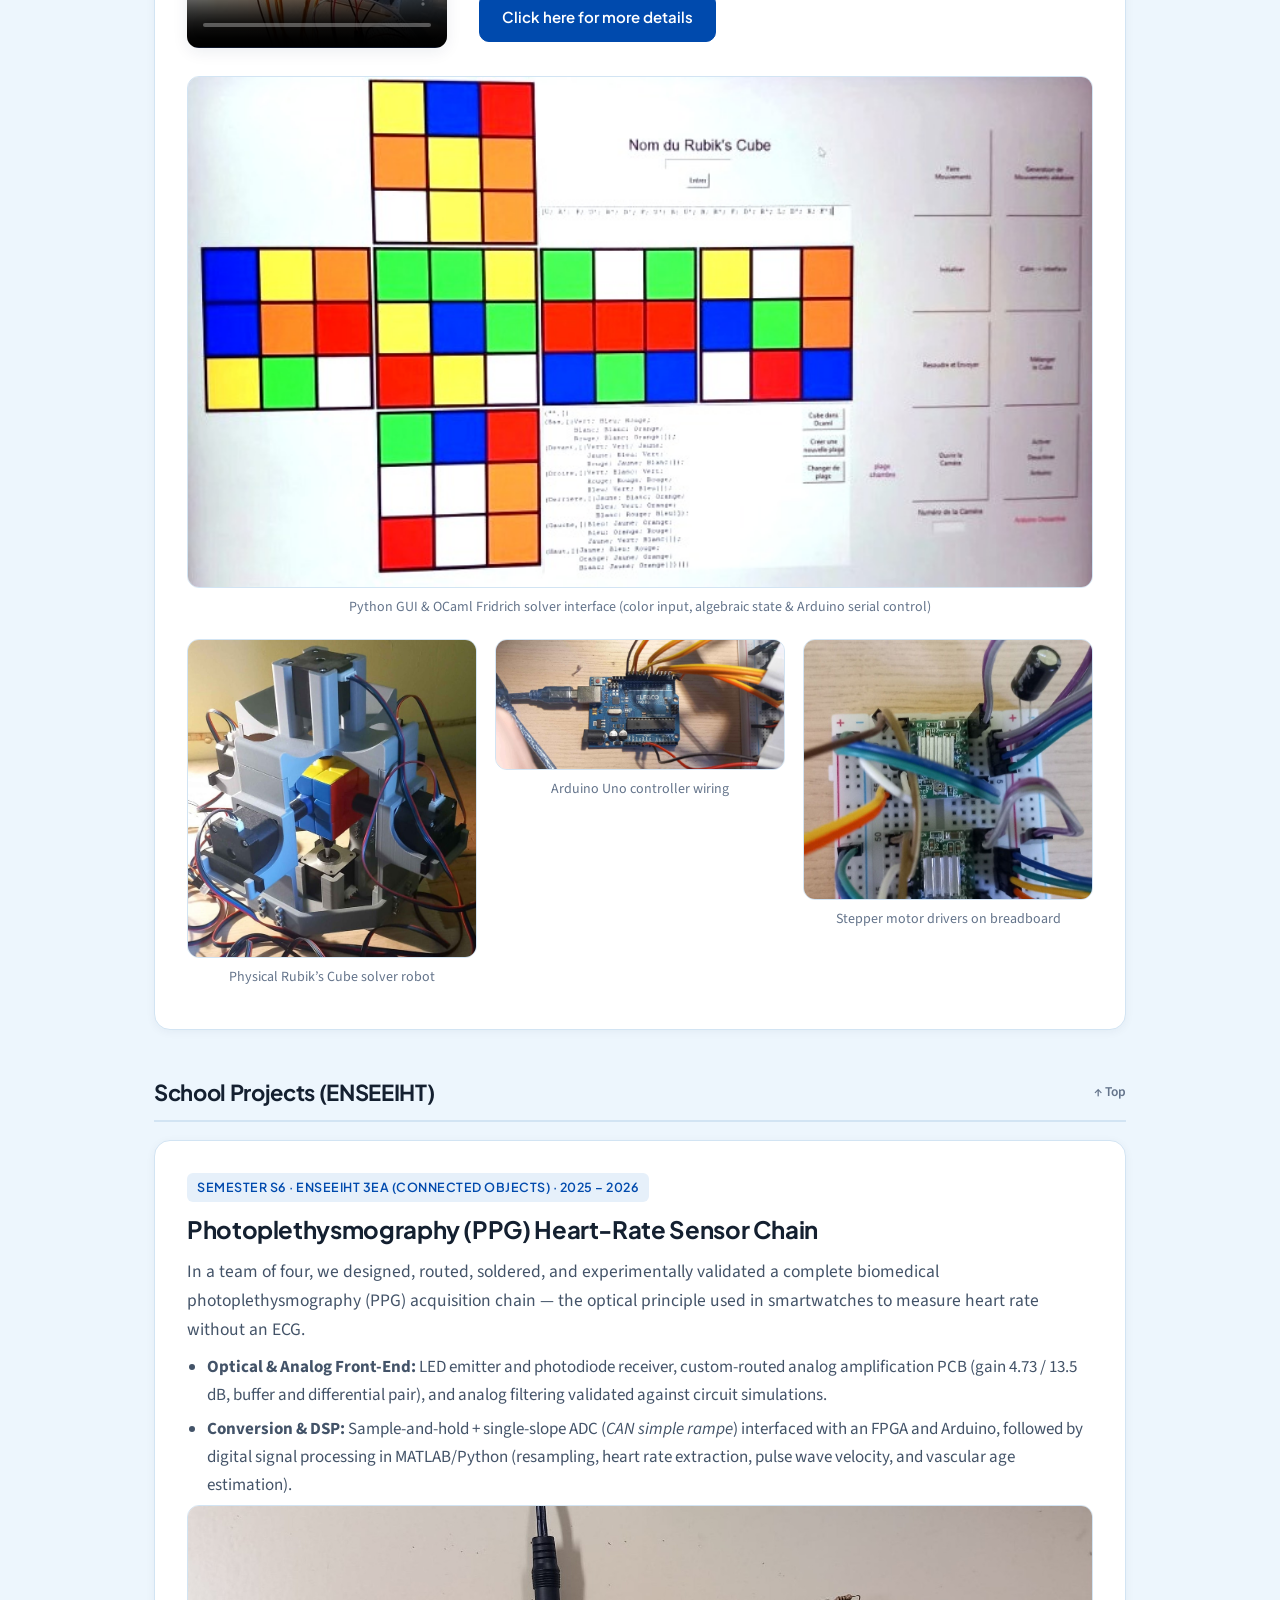
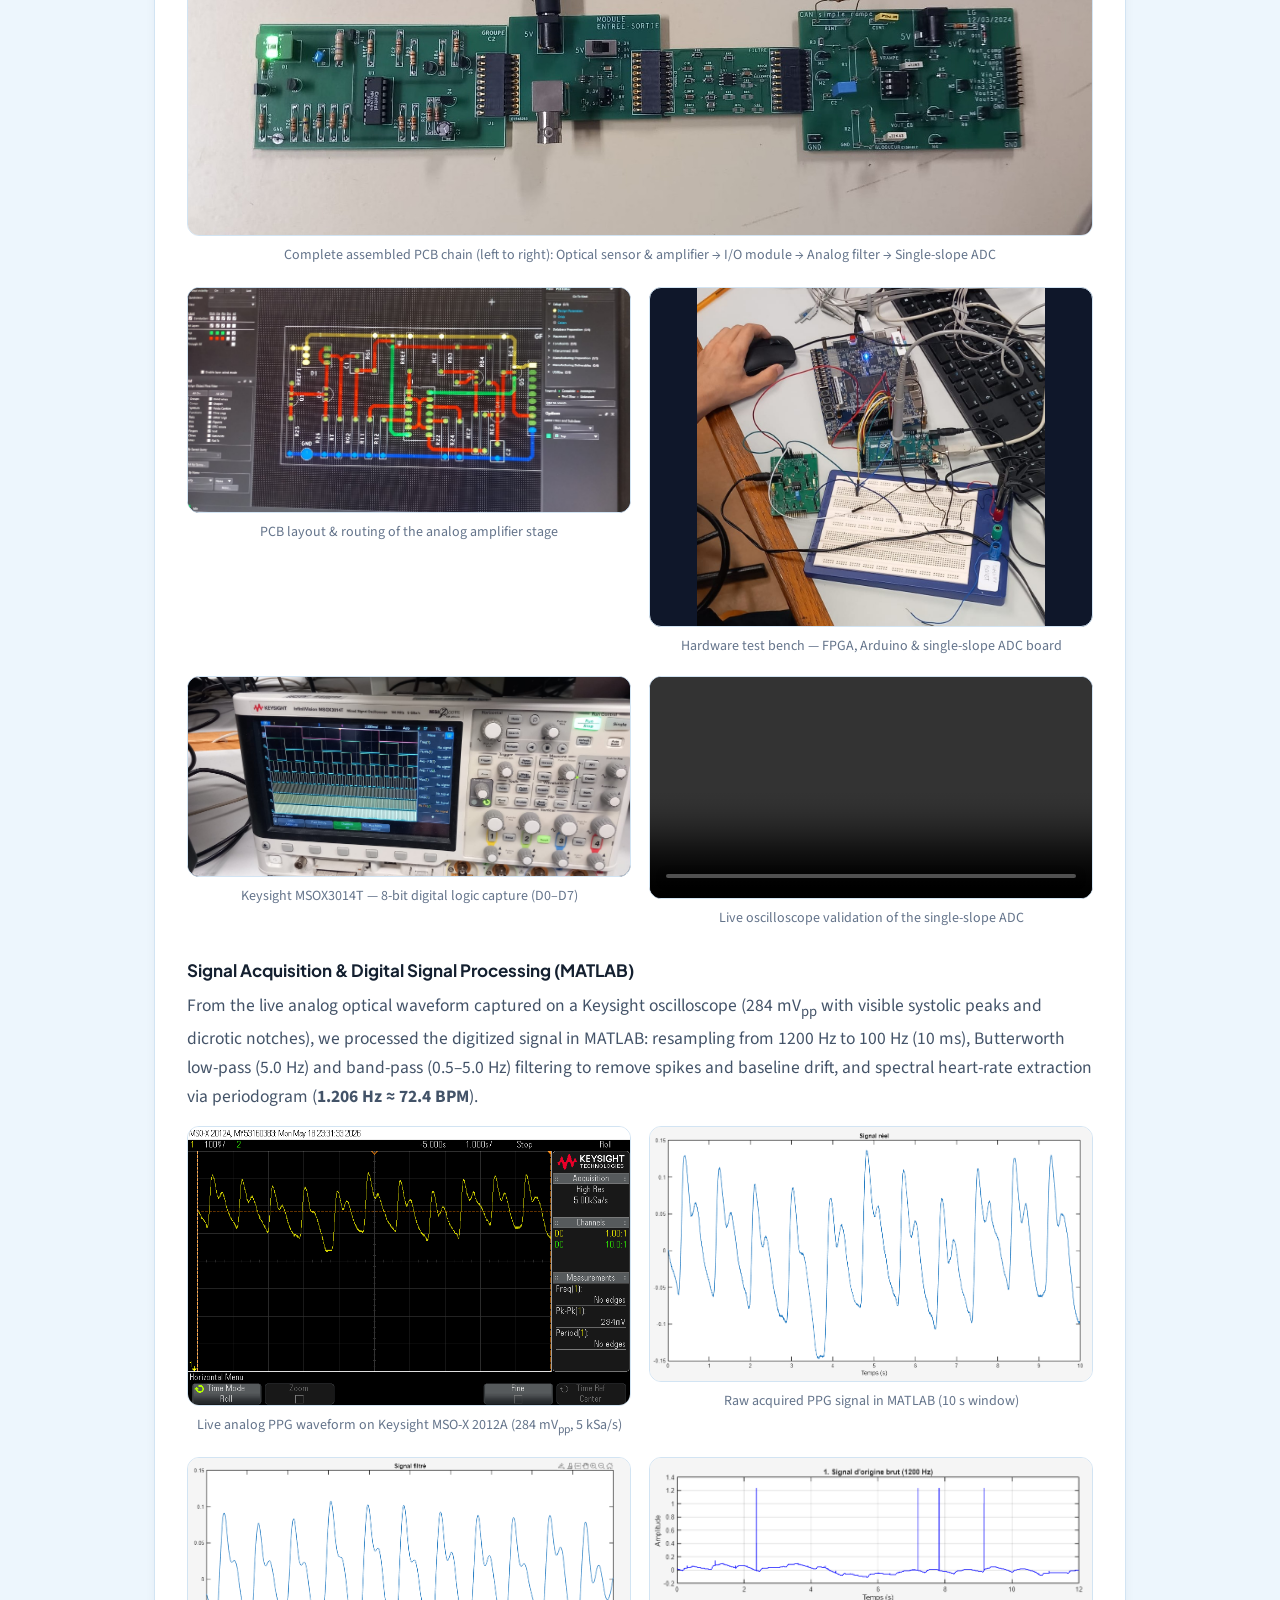
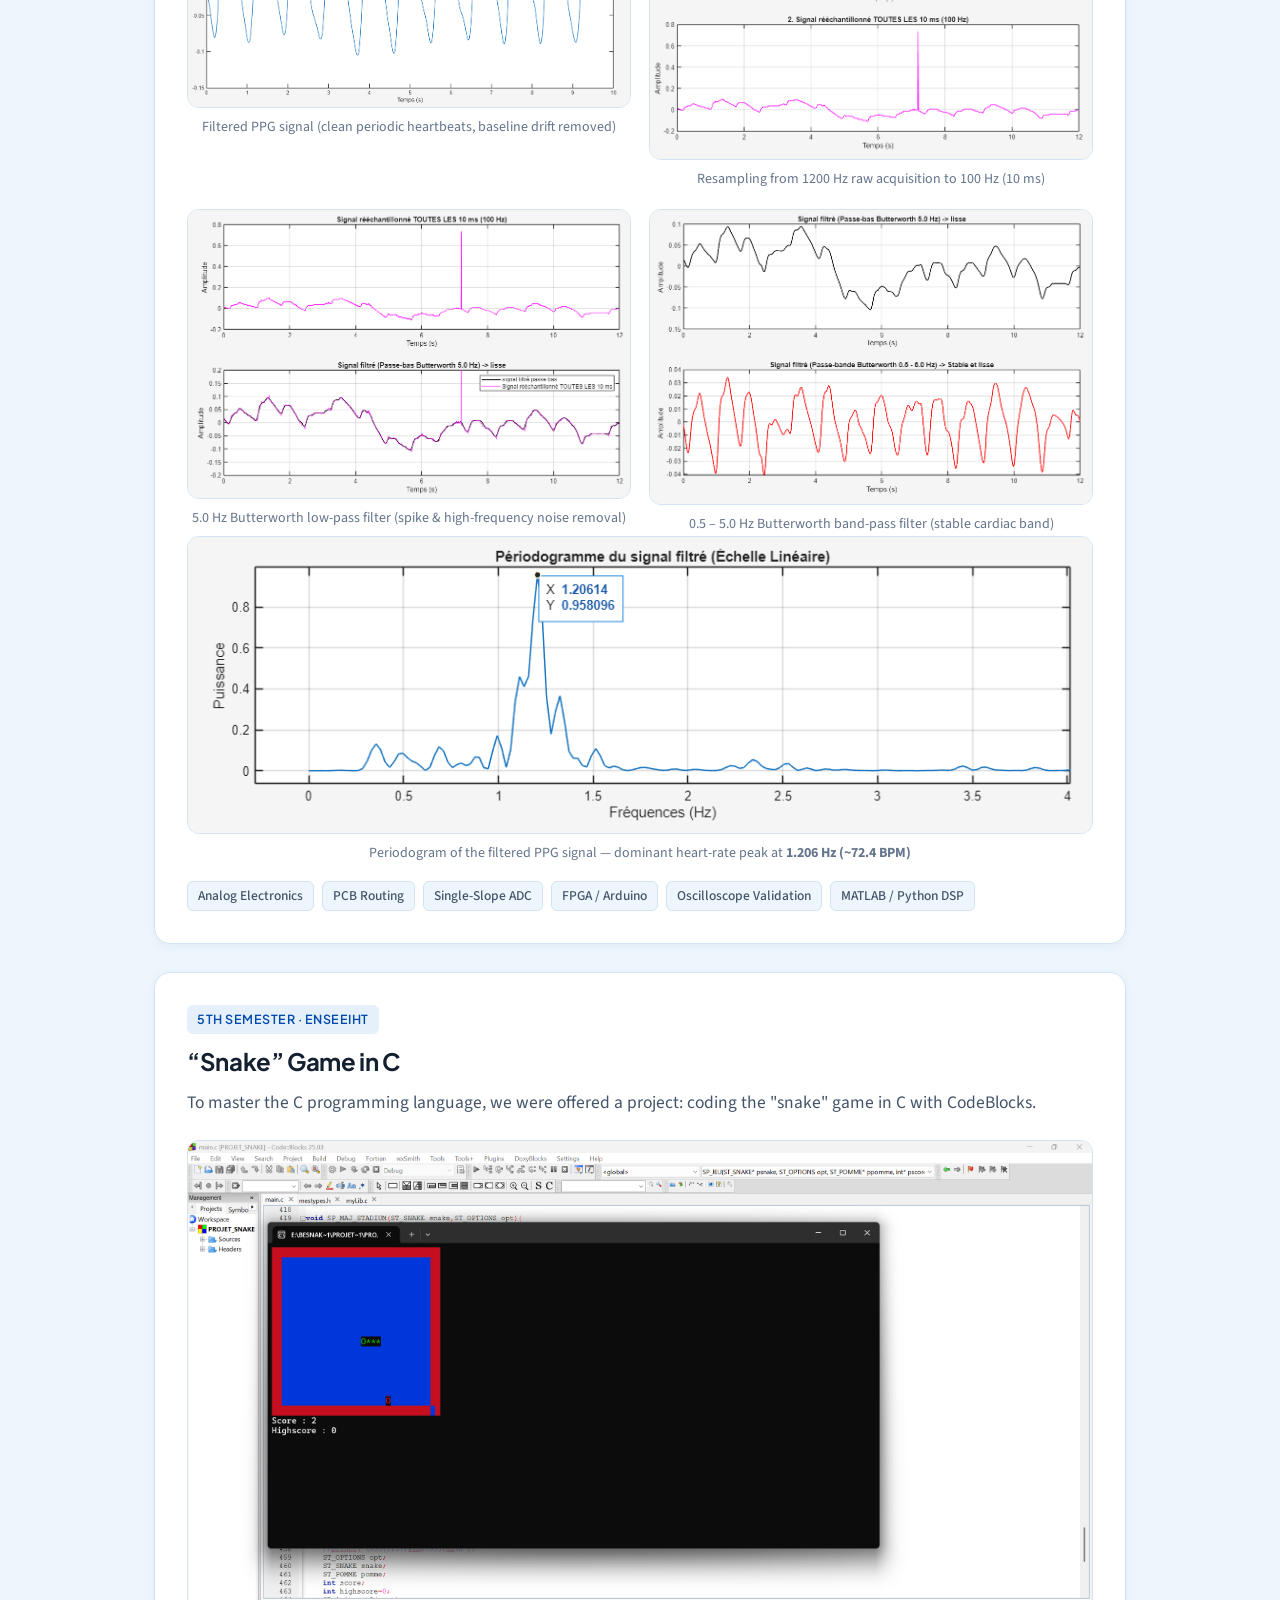
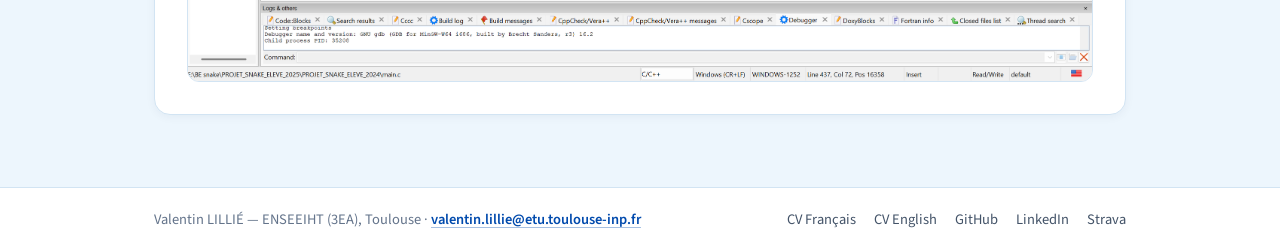
<file: engineering.html>
<!DOCTYPE html>
<html lang="en">
<head>
  <meta charset="UTF-8">
  <meta name="viewport" content="width=device-width, initial-scale=1.0">
  <title>Engineering Course &amp; Projects — Valentin LILLIÉ</title>
  <link rel="shortcut icon" href="assets/images/2d0b56e7e51cf11036ad8734bdb67e2d.png">
  <link rel="icon" href="assets/images/e53c4bd8da5e491d9ab09e7cf0daf874.png">
  <link rel="apple-touch-icon" href="assets/images/725b756a69a7d4c235070e51acd85560.png">
  <link rel="preconnect" href="https://fonts.googleapis.com">
  <link rel="preconnect" href="https://fonts.gstatic.com" crossorigin>
  <link href="https://fonts.googleapis.com/css2?family=Plus+Jakarta+Sans:wght@500;600;700&family=Source+Sans+3:ital,wght@0,400;0,500;0,600;1,400&display=swap" rel="stylesheet">
  <link rel="stylesheet" href="css/styles.css?v=2">
</head>
<body>
  <header class="site-header">
    <nav class="site-nav" aria-label="Main navigation">
      <a class="nav-brand" href="index.html">Valentin <span>LILLIÉ</span></a>
      <div class="nav-links">
        <a class="nav-link" href="index.html">Welcome</a>
        <a class="nav-link active" href="engineering.html">Engineering &amp; Projects</a>
        <a class="nav-link" href="mobility.html">International Mobility</a>
        <a class="nav-link" href="sustainability.html">Sustainability</a>
        <a class="nav-link" href="career.html">Career</a>
        <a class="nav-link" href="sport.html">Sport</a>
        <div class="lang-switch" role="group" aria-label="Language switcher">
          <span class="lang-option active" aria-current="true" title="Current language: English"><svg class="lang-flag" viewBox="0 0 60 36" aria-hidden="true"><rect width="60" height="36" fill="#012169"/><path d="M0,0 L60,36 M60,0 L0,36" stroke="#fff" stroke-width="7"/><path d="M0,0 L60,36 M60,0 L0,36" stroke="#C8102E" stroke-width="4"/><path d="M30,0 V36 M0,18 H60" stroke="#fff" stroke-width="11"/><path d="M30,0 V36 M0,18 H60" stroke="#C8102E" stroke-width="6.5"/></svg><span>EN</span></span>
          <a class="lang-option" href="fr/engineering.html" lang="fr" hreflang="fr" title="Passer en français" onclick="this.href=this.getAttribute('href').split('#')[0]+location.hash"><svg class="lang-flag" viewBox="0 0 60 36" aria-hidden="true"><rect width="20" height="36" fill="#002395"/><rect x="20" width="20" height="36" fill="#fff"/><rect x="40" width="20" height="36" fill="#ED2939"/></svg><span>FR</span></a>
        </div>
      </div>
    </nav>
  </header>

  <main id="top" class="page-container">
    <div class="page-intro">
      <h1 class="page-title">Engineering Course &amp; Projects</h1>
      <p class="page-subtitle">Robotics competitions, PCB &amp; sensor design, analog/DSP instrumentation, and software projects.</p>
    </div>

    <!-- Quick Navigation / Table of Contents -->
    <nav class="card toc-card" aria-label="Projects table of contents">
      <p class="toc-heading">Quick Jump — Projects Overview</p>
      <div class="toc-grid">
        <div class="toc-group">
          <h2 class="toc-group-title">7Robot Club (ENSEEIHT)</h2>
          <ul class="toc-list">
            <li><a href="#7robot-club">7Robot Presidency &amp; Cup Overview</a></li>
            <li><a href="#robot-2027">Main Robot 2027 (Work in Progress)</a></li>
            <li><a href="#pami-ninja">“PAMI Ninja” — 2026 Edition</a></li>
          </ul>
        </div>

        <div class="toc-group">
          <h2 class="toc-group-title">Internship &amp; Personal Projects</h2>
          <ul class="toc-list">
            <li><a href="#laero-internship">LAERO / CNRS — Sensor Platform</a></li>
            <li><a href="#rubiks-solver">TIPE — Rubik’s Cube Solver</a></li>
          </ul>
        </div>

        <div class="toc-group">
          <h2 class="toc-group-title">School Projects (ENSEEIHT)</h2>
          <ul class="toc-list">
            <li><a href="#ppg-sensor">S6 — PPG Heart-Rate Sensor Chain</a></li>
            <li><a href="#snake-game">S5 — “Snake” Game in C</a></li>
          </ul>
        </div>
      </div>
    </nav>

    <div class="category-divider">
      <h2>7Robot Club (ENSEEIHT)</h2>
      <a class="back-to-top" href="#top">↑ Top</a>
    </div>

    <!-- 7Robot Club & French Robotics Cup (2026 & 2027) -->
    <article id="7robot-club" class="card project-anchor">
      <div class="club-row">
        <div>
          <span class="section-label">7Robot Club · ENSEEIHT · 2025 – Present</span>
          <h2 class="card-title">French Robotics Cup (2026 &amp; 2027) &amp; 7Robot Presidency</h2>
          <p class="body-text">
            After joining ENSEEIHT’s robotics club <strong>7Robot</strong> in my first year, I became <strong>President</strong> in May 2026, leading a team of ~20 active members, industrial partnerships (Elsys Design, Bootlin, Electroimpact, Dassault Systèmes), weekly SolidWorks &amp; RP2040 training sessions, and the multi-year <strong>R2D2 × UNIVERSEH</strong> autonomous speaking robot project.
          </p>

          <ul class="clean-list">
            <li><strong>French Robotics Cup 2027 (In progress):</strong> Team leadership and full mechanical design of the main robot — T8 lead-screw elevator, pneumatic suction gripper, Venturi ejector, and solenoid valves.</li>
            <li><strong>R2D2 × UNIVERSEH (Sept 2026 – Present):</strong> Coordination of a multi-year life-size autonomous speaking R2D2 robot funded by UNIVERSEH and Toulouse INP.</li>
          </ul>

          <div class="tech-tags">
            <span class="tech-tag">SolidWorks</span>
            <span class="tech-tag">3D Printing (PLA/PETG)</span>
            <span class="tech-tag">Laser Cutting</span>
            <span class="tech-tag">Pneumatics</span>
            <span class="tech-tag">RP2040 / PIC</span>
            <span class="tech-tag">ROS2</span>
          </div>

          <div class="hero-actions" style="margin-top: 20px;">
            <a class="btn btn-primary" href="https://7robot.framer.website/" target="_blank" rel="noopener noreferrer">7Robot Website</a>
            <a class="btn btn-outline" href="https://www.instagram.com/7robot?utm_source=ig_web_button_share_sheet&igsh=ZDNlZDc0MzIxNw==" target="_blank" rel="noopener noreferrer">Instagram @7robot</a>
          </div>
        </div>

        <a
          class="robot-logo-box"
          href="https://7robot.framer.website/"
          target="_blank"
          rel="noopener noreferrer"
          aria-label="7Robot Club Website"
        >
          <img src="assets/media/75c66b3ec0baae6c6052f64a9cd4f3c2.png" alt="7Robot Club logo">
        </a>
      </div>

      <div class="ninja-hero-grid" style="margin-bottom: 0;">
        <figure class="media-figure">
          <img src="assets/media/7robot/7robot-team-stand.jpg" alt="7Robot team at Stand N-07 with the main robot and PAMIs at the French Robotics Cup">
          <figcaption>7Robot team &amp; robots at Stand N-07 — French Robotics Cup</figcaption>
        </figure>
        <figure class="media-figure">
          <img src="assets/media/7robot/7robot-stage-match.jpg" alt="7Robot team preparing robots on the main competition stage with referee">
          <figcaption>Live match preparation on the French Robotics Cup main stage</figcaption>
        </figure>
      </div>
    </article>

    <!-- French Robotics Cup 2027 — Main Robot -->
    <article id="robot-2027" class="card project-anchor">
      <span class="section-label">French Robotics Cup 2027 · 7Robot · Work in Progress</span>
      <h2 class="card-title">Main Robot 2027 — Holonomic Chassis, T8 Elevator &amp; Vacuum Gripper</h2>
      <p class="body-text">
        As President of 7Robot and mechanical designer for the 2027 edition, I am currently designing and prototyping the main holonomic robot: a 3-wheel omnidirectional base with central LiDAR, a T8 lead-screw linear elevator with a rotating actuator hub, and a 3-level pneumatic suction-cup gripping system powered by compact integrated modules (4.5V mini pump, solenoid valve, and pressure sensor).
      </p>
      <p class="body-text">
        <em>Project status:</em> This robot is actively under development — the mechanical design is still being iterated and finalized, and the bench tests below use temporary test electronics and wiring that I put together so we can validate the mechanics while the electronics team completes the final custom PCBs.
      </p>

      <div class="ninja-hero-grid">
        <figure class="media-figure">
          <img class="cad-img" src="assets/media/robot2027/robot2027-cad-full.jpg" alt="Full SolidWorks 3D CAD assembly of the 2027 main robot">
          <figcaption>Full SolidWorks 3D CAD assembly (holonomic base, LiDAR, T8 elevator &amp; 3-level gripper)</figcaption>
        </figure>
        <figure class="media-figure">
          <img class="cad-img" src="assets/media/robot2027/robot2027-cad-top.jpg" alt="Top-down SolidWorks view of the triangular holonomic chassis">
          <figcaption>Top-down view — 3-wheel holonomic layout &amp; game-element clearance</figcaption>
        </figure>
      </div>

      <div class="ninja-videos-grid">
        <figure class="media-figure">
          <video
            class="robot2027-video"
            controls
            playsinline
            preload="metadata"
          >
            <source src="assets/video/robot2027/robot2027-lift-rotate.mp4" type="video/mp4">
            Your browser does not support HTML5 video.
          </video>
          <figcaption>Multi-box vacuum lift &amp; 180° rotation test on workbench</figcaption>
        </figure>

        <figure class="media-figure">
          <video
            class="robot2027-video"
            controls
            playsinline
            preload="metadata"
          >
            <source src="assets/video/robot2027/robot2027-elevator-rotation.mp4" type="video/mp4">
            Your browser does not support HTML5 video.
          </video>
          <figcaption>T8 lead-screw linear elevator &amp; rotation hub bench test</figcaption>
        </figure>
      </div>

      <div class="robot2027-build-gallery">
        <figure class="media-figure">
          <img src="assets/media/robot2027/robot2027-gripper-proto.jpg" alt="Physical prototype of the 3-level suction gripper and T8 elevator">
          <figcaption>Physical prototype — 3-level suction gripper &amp; T8 elevator</figcaption>
        </figure>
        <figure class="media-figure">
          <img class="cad-img" src="assets/media/robot2027/robot2027-pneumatic-cad.jpg" alt="SolidWorks CAD of the compact pneumatic pump, solenoid valve, and pressure sensor manifold">
          <figcaption>Pneumatic module CAD (pump, solenoid valve &amp; pressure sensor)</figcaption>
        </figure>
        <figure class="media-figure">
          <img src="assets/media/robot2027/robot2027-pneumatic-real.jpg" alt="3D-printed pneumatic module with 4.5V mini pump, solenoid valve, and pressure sensor">
          <figcaption>Assembled 3D-printed pneumatic module (4.5V pump, solenoid valve &amp; pressure sensor)</figcaption>
        </figure>
      </div>

      <div class="tech-tags">
        <span class="tech-tag">SolidWorks</span>
        <span class="tech-tag">T8 Lead-Screw Elevator</span>
        <span class="tech-tag">Vacuum Pneumatics</span>
        <span class="tech-tag">Solenoid Valves</span>
        <span class="tech-tag">3D Printing &amp; Laser Cutting</span>
        <span class="tech-tag">ROS2</span>
      </div>
    </article>

    <!-- PAMI Ninja — French Robotics Cup 2026 -->
    <article id="pami-ninja" class="card project-anchor">
      <span class="section-label">French Robotics Cup 2026 · 7Robot · Sept 2025 – May 2026</span>
      <h2 class="card-title">“PAMI Ninja” — Autonomous Secondary Robot</h2>
      <p class="body-text">
        As mechanical lead for our autonomous secondary robot (<em>Petit Actionneur Mobile Indépendant</em>), I designed the complete mechanical structure, the central rack-and-pinion linear elevator rail, and the dual vacuum suction gripper, working closely with the electronics and software teams to integrate our custom circular 7Robot PCB.
      </p>

      <div class="result-highlight">
        <strong>Competition Result:</strong> Qualified <strong>8th out of 108 homologated teams</strong> (peak score of 124 points in a match) and reached the <strong>Round of 16</strong>.
      </div>

      <div class="ninja-hero-grid">
        <figure class="media-figure">
          <img src="assets/media/ninja/ninja-final-front.jpg" alt="Finished PAMI Ninja robot — front view with dual suction cups">
          <figcaption>Final PAMI Ninja — front view &amp; dual vacuum suction cups</figcaption>
        </figure>
        <figure class="media-figure">
          <img src="assets/media/ninja/ninja-final-rear.jpg" alt="Finished PAMI Ninja robot — rear view with 12V battery and drive wheels">
          <figcaption>Final PAMI Ninja — rear view, 12V battery &amp; drive assembly</figcaption>
        </figure>
      </div>

      <div class="ninja-videos-grid">
        <figure class="media-figure">
          <video
            class="ninja-video ninja-video--pickup"
            controls
            playsinline
            preload="metadata"
          >
            <source src="assets/video/ninja/ninja-autonomous-pickup.mp4" type="video/mp4">
            Your browser does not support HTML5 video.
          </video>
          <figcaption>Autonomous navigation &amp; vacuum block pickup test</figcaption>
        </figure>

        <figure class="media-figure">
          <video
            class="ninja-video"
            controls
            playsinline
            preload="metadata"
          >
            <source src="assets/video/ninja/ninja-elevator-test.mp4" type="video/mp4">
            Your browser does not support HTML5 video.
          </video>
          <figcaption>Central linear rail elevator mechanism test</figcaption>
        </figure>
      </div>

      <div class="ninja-build-gallery">
        <figure class="media-figure">
          <img src="assets/media/ninja/ninja-cad.jpg" alt="SolidWorks 3D CAD assembly of the PAMI Ninja">
          <figcaption>SolidWorks 3D CAD assembly</figcaption>
        </figure>
        <figure class="media-figure">
          <img src="assets/media/ninja/ninja-prototype.jpg" alt="Functional 3D-printed prototype of PAMI Ninja with vacuum pumps">
          <figcaption>Functional 3D-printed prototype</figcaption>
        </figure>
        <figure class="media-figure">
          <img src="assets/media/ninja/ninja-pcb.jpg" alt="Custom circular 7Robot PCB for PAMI Ninja">
          <figcaption>Custom circular 7Robot PCB</figcaption>
        </figure>
      </div>

      <div class="tech-tags">
        <span class="tech-tag">SolidWorks</span>
        <span class="tech-tag">3D Printing</span>
        <span class="tech-tag">Laser Cutting</span>
        <span class="tech-tag">Vacuum Pneumatics</span>
        <span class="tech-tag">Custom PCB (RP2040 / PIC)</span>
      </div>
    </article>

    <div class="category-divider">
      <h2>Internship &amp; Personal Projects</h2>
      <a class="back-to-top" href="#top">↑ Top</a>
    </div>

    <!-- LAERO / CNRS Internship Project -->
    <article id="laero-internship" class="card project-anchor">
      <span class="section-label">Engineering Internship · LAERO / OMP / CNRS · June – July 2026</span>
      <h2 class="card-title">Multi-Sensor Environmental Measurement Platform</h2>
      <p class="body-text">
        During my 8-week engineering internship at the <strong>Laboratoire d’Aérologie (LAERO — OMP / CNRS)</strong> in Toulouse, I developed an autonomous embedded environmental station designed for field atmospheric measurements.
      </p>
      <ul class="clean-list">
        <li>Designed the schematic and routed a custom <strong>PCB in KiCad</strong> interfacing multiple environmental sensors (CO₂, barometer, GPS, radio/Bluetooth telemetry, microSD logging) with an <strong>Arduino Mega 2560</strong> and dual DC/DC power stages (12V→5V and 5V→3.3V).</li>
        <li>Implemented embedded acquisition firmware and validated power &amp; sensor bring-up on the bench.</li>
        <li>Modeled and 3D-printed the modular mechanical chassis in <strong>SolidWorks</strong> (with access hatch, pump mount, and thermal controller) and integrated the full system into a thermally insulated field enclosure.</li>
      </ul>

      <div class="robot2027-build-gallery" style="margin-top: 20px;">
        <figure class="media-figure">
          <img
            src="assets/media/laero/laero-pcb-bare.jpg?v=2"
            alt="Custom green KiCad PCB fabricated for LAERO (06/2026) with dual DC/DC stages and sensor/telemetry headers"
          >
          <figcaption>Custom KiCad PCB (06/2026 LAERO) — Arduino Mega interface &amp; dual DC/DC rails</figcaption>
        </figure>
        <figure class="media-figure">
          <img
            src="assets/media/laero/laero-pcb-mega.jpg?v=2"
            alt="Populated LAERO PCB with Arduino Mega 2560 R3, microSD module, and XT30 power connectors"
          >
          <figcaption>Populated carrier board with Arduino Mega 2560 R3 &amp; microSD data logger</figcaption>
        </figure>
        <figure class="media-figure">
          <img
            src="assets/media/laero/laero-pcb-power-test.jpg?v=2"
            alt="Bench power-up test of the custom LAERO PCB with DC/DC buck converters and thermal controller"
          >
          <figcaption>Bench power bring-up — dual DC/DC buck converters &amp; sensor bus testing</figcaption>
        </figure>
      </div>

      <div class="robot2027-build-gallery" style="margin-top: 18px;">
        <figure class="media-figure">
          <img
            src="assets/media/laero/laero-chassis-assembled.jpg?v=2"
            alt="3D-printed yellow and black mechanical chassis holding the LAERO PCB, Arduino Mega, RF module, and sampling pump"
          >
          <figcaption>3D-printed SolidWorks chassis with PCB, RF telemetry &amp; pump integrated</figcaption>
        </figure>
        <figure class="media-figure">
          <img
            src="assets/media/laero/laero-chassis-open.jpg?v=2"
            alt="3D-printed LAERO chassis with side access hatch opened showing internal wiring bay"
          >
          <figcaption>Modular access hatch opened for battery &amp; harness maintenance</figcaption>
        </figure>
        <figure class="media-figure">
          <img
            src="assets/media/laero/laero-insulated-enclosure.jpg?v=2"
            alt="Complete LAERO environmental measurement station powered on inside its thermally insulated foil-lined field box"
          >
          <figcaption>Complete powered-on station inside its thermally insulated field enclosure</figcaption>
        </figure>
      </div>

      <div class="tech-tags" style="margin-top: 22px;">
        <span class="tech-tag">KiCad (PCB)</span>
        <span class="tech-tag">SolidWorks (CAD)</span>
        <span class="tech-tag">Arduino / C++</span>
        <span class="tech-tag">Environmental Sensors</span>
      </div>
    </article>

    <!-- TIPE Rubik's Cube Solver -->
    <article id="rubiks-solver" class="card project-anchor">
      <span class="section-label">TIPE · Classe Préparatoire MP · 2024 – 2025</span>
      <h2 class="card-title">Physical &amp; Multi-Language Rubik’s Cube Solver</h2>

      <div class="tipe-top">
        <video
          class="tipe-video"
          controls
          playsinline
          preload="metadata"
          poster="assets/video/0e0eb8af32845c9bf2114b96b6611c6b.jpg"
        >
          <source src="assets/video/ab96f104a7a527b538cda668b3b6822e.mp4" type="video/mp4">
          Your browser does not support HTML5 video.
        </video>

        <div>
          <p class="body-text">
            As part of my Supervised Personal Work Project (TIPE) in <em>classe préparatoire</em>, I designed a physical Rubik’s Cube solver combining multi-language software, embedded power electronics, and custom mechanics:
          </p>
          <ul class="clean-list">
            <li><strong>Python:</strong> Graphical user interface (GUI) to input the initial color state of the cube.</li>
            <li><strong>OCaml:</strong> Algebraic data model of the cube and full <strong>Fridrich (CFOP)</strong> solving algorithm (Cross, F2L, OLL, PLL).</li>
            <li><strong>Arduino (C/C++) &amp; Mechanics:</strong> Stepper motor control through power drivers (12V/24V), custom frame modeled in <strong>Fusion 360</strong>, and mechanically modified Rubik’s Cube shafts.</li>
          </ul>

          <div class="result-highlight">
            <strong>Result:</strong> Complete physical resolution of a scrambled Rubik’s Cube in <strong>6 to 7 seconds</strong>.
          </div>

          <div class="tech-tags">
            <span class="tech-tag">OCaml</span>
            <span class="tech-tag">Python</span>
            <span class="tech-tag">Arduino (C/C++)</span>
            <span class="tech-tag">Fusion 360</span>
            <span class="tech-tag">Stepper Drivers</span>
          </div>

          <div style="margin-top: 20px;">
            <a
              class="btn btn-primary"
              href="https://www.linkedin.com/feed/update/urn:li:activity:7375602947860168704/"
              target="_blank"
              rel="noopener noreferrer"
            >
              Click here for more details
            </a>
          </div>
        </div>
      </div>

      <figure class="media-figure tipe-gui-figure">
        <img src="assets/media/rubiks-gui.jpg" alt="Python GUI and OCaml solver interface for the Rubik's Cube">
        <figcaption>Python GUI &amp; OCaml Fridrich solver interface (color input, algebraic state &amp; Arduino serial control)</figcaption>
      </figure>

      <div class="tipe-gallery">
        <figure class="media-figure">
          <img src="assets/media/29b89e0a0611969062436884e0930121.jpg" alt="Physical Rubik's Cube solver robot">
          <figcaption>Physical Rubik’s Cube solver robot</figcaption>
        </figure>
        <figure class="media-figure">
          <img src="assets/media/7bdba4a52d27d2e549689b95aa1a81dc.jpg" alt="Elegoo Uno R3 Arduino board wiring">
          <figcaption>Arduino Uno controller wiring</figcaption>
        </figure>
        <figure class="media-figure">
          <img src="assets/media/a71ea84ed1a847a8adab698020aaf1ce.jpg" alt="Stepper motor drivers on breadboard">
          <figcaption>Stepper motor drivers on breadboard</figcaption>
        </figure>
      </div>
    </article>

    <div class="category-divider">
      <h2>School Projects (ENSEEIHT)</h2>
      <a class="back-to-top" href="#top">↑ Top</a>
    </div>

    <!-- PPG Biomedical Sensor -->
    <article id="ppg-sensor" class="card project-anchor">
      <span class="section-label">Semester S6 · ENSEEIHT 3EA (Connected Objects) · 2025 – 2026</span>
      <h2 class="card-title">Photoplethysmography (PPG) Heart-Rate Sensor Chain</h2>
      <p class="body-text">
        In a team of four, we designed, routed, soldered, and experimentally validated a complete biomedical photoplethysmography (PPG) acquisition chain — the optical principle used in smartwatches to measure heart rate without an ECG.
      </p>
      <ul class="clean-list">
        <li><strong>Optical &amp; Analog Front-End:</strong> LED emitter and photodiode receiver, custom-routed analog amplification PCB (gain 4.73 / 13.5 dB, buffer and differential pair), and analog filtering validated against circuit simulations.</li>
        <li><strong>Conversion &amp; DSP:</strong> Sample-and-hold + single-slope ADC (<em>CAN simple rampe</em>) interfaced with an FPGA and Arduino, followed by digital signal processing in MATLAB/Python (resampling, heart rate extraction, pulse wave velocity, and vascular age estimation).</li>
      </ul>

      <figure class="media-figure tipe-gui-figure">
        <img src="assets/media/ppg/ppg-full-chain.jpg" alt="Complete PPG acquisition PCB chain: optical sensor & amplifier, I/O module, analog filter, and single-slope ADC">
        <figcaption>Complete assembled PCB chain (left to right): Optical sensor &amp; amplifier → I/O module → Analog filter → Single-slope ADC</figcaption>
      </figure>

      <div class="ppg-media-grid">
        <figure class="media-figure">
          <img src="assets/media/ppg/ppg-amp-routing.jpg" alt="PCB routing of the analog amplifier stage in Cadence PCB Editor">
          <figcaption>PCB layout &amp; routing of the analog amplifier stage</figcaption>
        </figure>
        <figure class="media-figure">
          <img src="assets/media/ppg/ppg-test-bench.jpg" alt="Hardware test bench with FPGA board, Arduino, breadboard, and single-slope ADC PCB">
          <figcaption>Hardware test bench — FPGA, Arduino &amp; single-slope ADC board</figcaption>
        </figure>
        <figure class="media-figure">
          <img src="assets/media/ppg/ppg-oscilloscope-digital.jpg" alt="Keysight mixed-signal oscilloscope showing 8-bit digital counter outputs D0 to D7">
          <figcaption>Keysight MSOX3014T — 8-bit digital logic capture (D0–D7)</figcaption>
        </figure>
        <figure class="media-figure">
          <video controls playsinline preload="metadata">
            <source src="assets/video/ppg/ppg-adc-test.mp4" type="video/mp4">
            Your browser does not support HTML5 video.
          </video>
          <figcaption>Live oscilloscope validation of the single-slope ADC</figcaption>
        </figure>
      </div>

      <h3 class="ppg-subsection-title">Signal Acquisition &amp; Digital Signal Processing (MATLAB)</h3>
      <p class="body-text">
        From the live analog optical waveform captured on a Keysight oscilloscope (284 mV<sub>pp</sub> with visible systolic peaks and dicrotic notches), we processed the digitized signal in MATLAB: resampling from 1200 Hz to 100 Hz (10 ms), Butterworth low-pass (5.0 Hz) and band-pass (0.5–5.0 Hz) filtering to remove spikes and baseline drift, and spectral heart-rate extraction via periodogram (<strong>1.206 Hz ≈ 72.4 BPM</strong>).
      </p>

      <div class="ppg-plots-grid">
        <figure class="media-figure">
          <img src="assets/media/ppg/ppg-scope-waveform.png" alt="Keysight MSO-X 2012A live analog PPG waveform capture (284 mV pk-pk)">
          <figcaption>Live analog PPG waveform on Keysight MSO-X 2012A (284 mV<sub>pp</sub>, 5 kSa/s)</figcaption>
        </figure>
        <figure class="media-figure">
          <img src="assets/media/ppg/ppg-raw-signal.png" alt="Raw acquired PPG signal in MATLAB over 10 seconds">
          <figcaption>Raw acquired PPG signal in MATLAB (10 s window)</figcaption>
        </figure>
        <figure class="media-figure">
          <img src="assets/media/ppg/ppg-filtered-signal.png" alt="Digitally filtered PPG signal in MATLAB with baseline drift removed">
          <figcaption>Filtered PPG signal (clean periodic heartbeats, baseline drift removed)</figcaption>
        </figure>
        <figure class="media-figure">
          <img src="assets/media/ppg/ppg-resampled.png" alt="Resampling from 1200 Hz raw signal with spikes to 100 Hz (every 10 ms)">
          <figcaption>Resampling from 1200 Hz raw acquisition to 100 Hz (10 ms)</figcaption>
        </figure>
        <figure class="media-figure">
          <img src="assets/media/ppg/ppg-lowpass.png" alt="5.0 Hz Butterworth low-pass filtering removing spikes and smoothing the signal">
          <figcaption>5.0 Hz Butterworth low-pass filter (spike &amp; high-frequency noise removal)</figcaption>
        </figure>
        <figure class="media-figure">
          <img src="assets/media/ppg/ppg-bandpass.png" alt="0.5 to 5.0 Hz Butterworth band-pass filtering stabilizing the baseline">
          <figcaption>0.5 – 5.0 Hz Butterworth band-pass filter (stable cardiac band)</figcaption>
        </figure>
      </div>

      <figure class="media-figure tipe-gui-figure" style="margin-bottom: 0;">
        <img src="assets/media/ppg/ppg-periodogram.png" alt="Linear-scale periodogram of the filtered PPG signal showing a dominant peak at 1.20614 Hz (~72.4 BPM)">
        <figcaption>Periodogram of the filtered PPG signal — dominant heart-rate peak at <strong>1.206 Hz (~72.4 BPM)</strong></figcaption>
      </figure>

      <div class="tech-tags">
        <span class="tech-tag">Analog Electronics</span>
        <span class="tech-tag">PCB Routing</span>
        <span class="tech-tag">Single-Slope ADC</span>
        <span class="tech-tag">FPGA / Arduino</span>
        <span class="tech-tag">Oscilloscope Validation</span>
        <span class="tech-tag">MATLAB / Python DSP</span>
      </div>
    </article>

    <!-- Snake Game in C -->
    <article id="snake-game" class="card project-anchor">
      <span class="section-label">5th Semester · ENSEEIHT</span>
      <h2 class="card-title">“Snake” Game in C</h2>
      <p class="body-text">
        To master the C programming language, we were offered a project: coding the "snake" game in C with CodeBlocks.
      </p>

      <div style="margin-top: 22px;">
        <img class="snake-full" src="assets/media/79d0e3c6ce4ab99743cfa9b3c59ff8a3.png" alt="Snake game in CodeBlocks IDE">
      </div>
    </article>
  </main>

  <footer class="site-footer">
    <div class="footer-inner">
      <span>Valentin LILLIÉ — ENSEEIHT (3EA), Toulouse · <a class="inline-link" href="mailto:valentin.lillie@etu.toulouse-inp.fr">valentin.lillie@etu.toulouse-inp.fr</a></span>
      <div class="footer-links">
        <a href="assets/cv/CV_Valentin_Lillie_FR.pdf?v=2" target="_blank" rel="noopener noreferrer">CV Français</a>
        <a href="assets/cv/CV_Valentin_Lillie_EN.pdf?v=2" target="_blank" rel="noopener noreferrer">CV English</a>
        <a href="https://github.com/valentinlillie" target="_blank" rel="noopener noreferrer">GitHub</a>
        <a href="https://www.linkedin.com/in/valentin-lillie/" target="_blank" rel="noopener noreferrer">LinkedIn</a>
        <a href="https://www.strava.com/athletes/142114989" target="_blank" rel="noopener noreferrer">Strava</a>
      </div>
    </div>
  </footer>
</body>
</html>
</file>
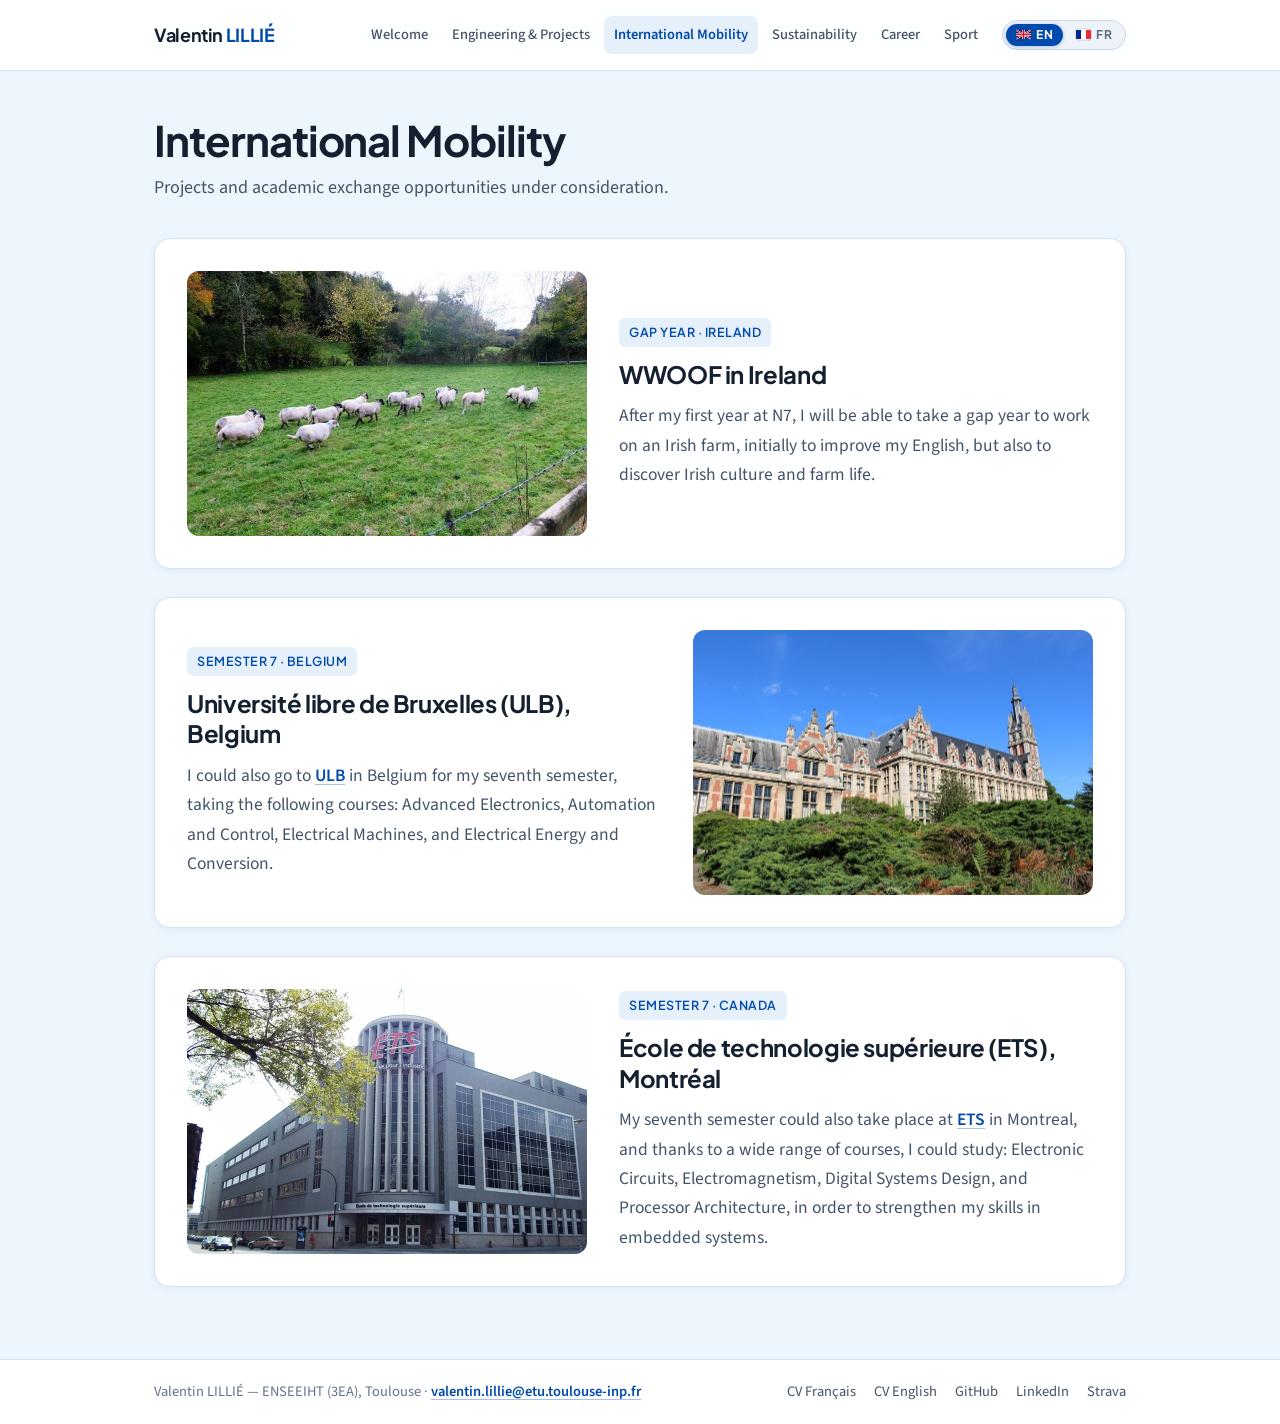
<file: mobility.html>
<!DOCTYPE html>
<html lang="en">
<head>
  <meta charset="UTF-8">
  <meta name="viewport" content="width=device-width, initial-scale=1.0">
  <title>International Mobility — Valentin LILLIÉ</title>
  <link rel="shortcut icon" href="assets/images/2d0b56e7e51cf11036ad8734bdb67e2d.png">
  <link rel="icon" href="assets/images/e53c4bd8da5e491d9ab09e7cf0daf874.png">
  <link rel="apple-touch-icon" href="assets/images/725b756a69a7d4c235070e51acd85560.png">
  <link rel="preconnect" href="https://fonts.googleapis.com">
  <link rel="preconnect" href="https://fonts.gstatic.com" crossorigin>
  <link href="https://fonts.googleapis.com/css2?family=Plus+Jakarta+Sans:wght@500;600;700&family=Source+Sans+3:ital,wght@0,400;0,500;0,600;1,400&display=swap" rel="stylesheet">
  <link rel="stylesheet" href="css/styles.css?v=2">
</head>
<body>
  <header class="site-header">
    <nav class="site-nav" aria-label="Main navigation">
      <a class="nav-brand" href="index.html">Valentin <span>LILLIÉ</span></a>
      <div class="nav-links">
        <a class="nav-link" href="index.html">Welcome</a>
        <a class="nav-link" href="engineering.html">Engineering &amp; Projects</a>
        <a class="nav-link active" href="mobility.html">International Mobility</a>
        <a class="nav-link" href="sustainability.html">Sustainability</a>
        <a class="nav-link" href="career.html">Career</a>
        <a class="nav-link" href="sport.html">Sport</a>
        <div class="lang-switch" role="group" aria-label="Language switcher">
          <span class="lang-option active" aria-current="true" title="Current language: English"><svg class="lang-flag" viewBox="0 0 60 36" aria-hidden="true"><rect width="60" height="36" fill="#012169"/><path d="M0,0 L60,36 M60,0 L0,36" stroke="#fff" stroke-width="7"/><path d="M0,0 L60,36 M60,0 L0,36" stroke="#C8102E" stroke-width="4"/><path d="M30,0 V36 M0,18 H60" stroke="#fff" stroke-width="11"/><path d="M30,0 V36 M0,18 H60" stroke="#C8102E" stroke-width="6.5"/></svg><span>EN</span></span>
          <a class="lang-option" href="fr/mobility.html" lang="fr" hreflang="fr" title="Passer en français" onclick="this.href=this.getAttribute('href').split('#')[0]+location.hash"><svg class="lang-flag" viewBox="0 0 60 36" aria-hidden="true"><rect width="20" height="36" fill="#002395"/><rect x="20" width="20" height="36" fill="#fff"/><rect x="40" width="20" height="36" fill="#ED2939"/></svg><span>FR</span></a>
        </div>
      </div>
    </nav>
  </header>

  <main class="page-container">
    <div class="page-intro">
      <h1 class="page-title">International Mobility</h1>
      <p class="page-subtitle">Projects and academic exchange opportunities under consideration.</p>
    </div>

    <article class="card mobility-card">
      <img
        class="mobility-photo"
        src="assets/media/a95366036aeca9682c33753da7e69d10.jpg"
        alt="Sheep on a green Irish farm"
      >
      <div>
        <span class="section-label">Gap Year · Ireland</span>
        <h2 class="card-title">WWOOF in Ireland</h2>
        <p class="body-text">
          After my first year at N7, I will be able to take a gap year to work on an Irish farm, initially to improve my English, but also to discover Irish culture and farm life.
        </p>
      </div>
    </article>

    <article class="card mobility-card mobility-card--reverse">
      <div>
        <span class="section-label">Semester 7 · Belgium</span>
        <h2 class="card-title">Université libre de Bruxelles (ULB), Belgium</h2>
        <p class="body-text">
          I could also go to <a class="inline-link" href="https://www.ulb.be" target="_blank" rel="noopener noreferrer">ULB</a> in Belgium for my seventh semester, taking the following courses: Advanced Electronics, Automation and Control, Electrical Machines, and Electrical Energy and Conversion.
        </p>
      </div>
      <img
        class="mobility-photo"
        src="assets/media/0dc46fca82a45d0de73b6b443a2a0ae2.jpg"
        alt="Université libre de Bruxelles campus"
      >
    </article>

    <article class="card mobility-card">
      <img
        class="mobility-photo"
        src="assets/media/f5373661481fb6ea48ebbff5b05110a4.jpg"
        alt="École de technologie supérieure in Montreal"
      >
      <div>
        <span class="section-label">Semester 7 · Canada</span>
        <h2 class="card-title">École de technologie supérieure (ETS), Montréal</h2>
        <p class="body-text">
          My seventh semester could also take place at <a class="inline-link" href="https://www.etsmtl.ca" target="_blank" rel="noopener noreferrer">ETS</a> in Montreal, and thanks to a wide range of courses, I could study: Electronic Circuits, Electromagnetism, Digital Systems Design, and Processor Architecture, in order to strengthen my skills in embedded systems.
        </p>
      </div>
    </article>
  </main>

  <footer class="site-footer">
    <div class="footer-inner">
      <span>Valentin LILLIÉ — ENSEEIHT (3EA), Toulouse · <a class="inline-link" href="mailto:valentin.lillie@etu.toulouse-inp.fr">valentin.lillie@etu.toulouse-inp.fr</a></span>
      <div class="footer-links">
        <a href="assets/cv/CV_Valentin_Lillie_FR.pdf?v=2" target="_blank" rel="noopener noreferrer">CV Français</a>
        <a href="assets/cv/CV_Valentin_Lillie_EN.pdf?v=2" target="_blank" rel="noopener noreferrer">CV English</a>
        <a href="https://github.com/valentinlillie" target="_blank" rel="noopener noreferrer">GitHub</a>
        <a href="https://www.linkedin.com/in/valentin-lillie/" target="_blank" rel="noopener noreferrer">LinkedIn</a>
        <a href="https://www.strava.com/athletes/142114989" target="_blank" rel="noopener noreferrer">Strava</a>
      </div>
    </div>
  </footer>
</body>
</html>
</file>
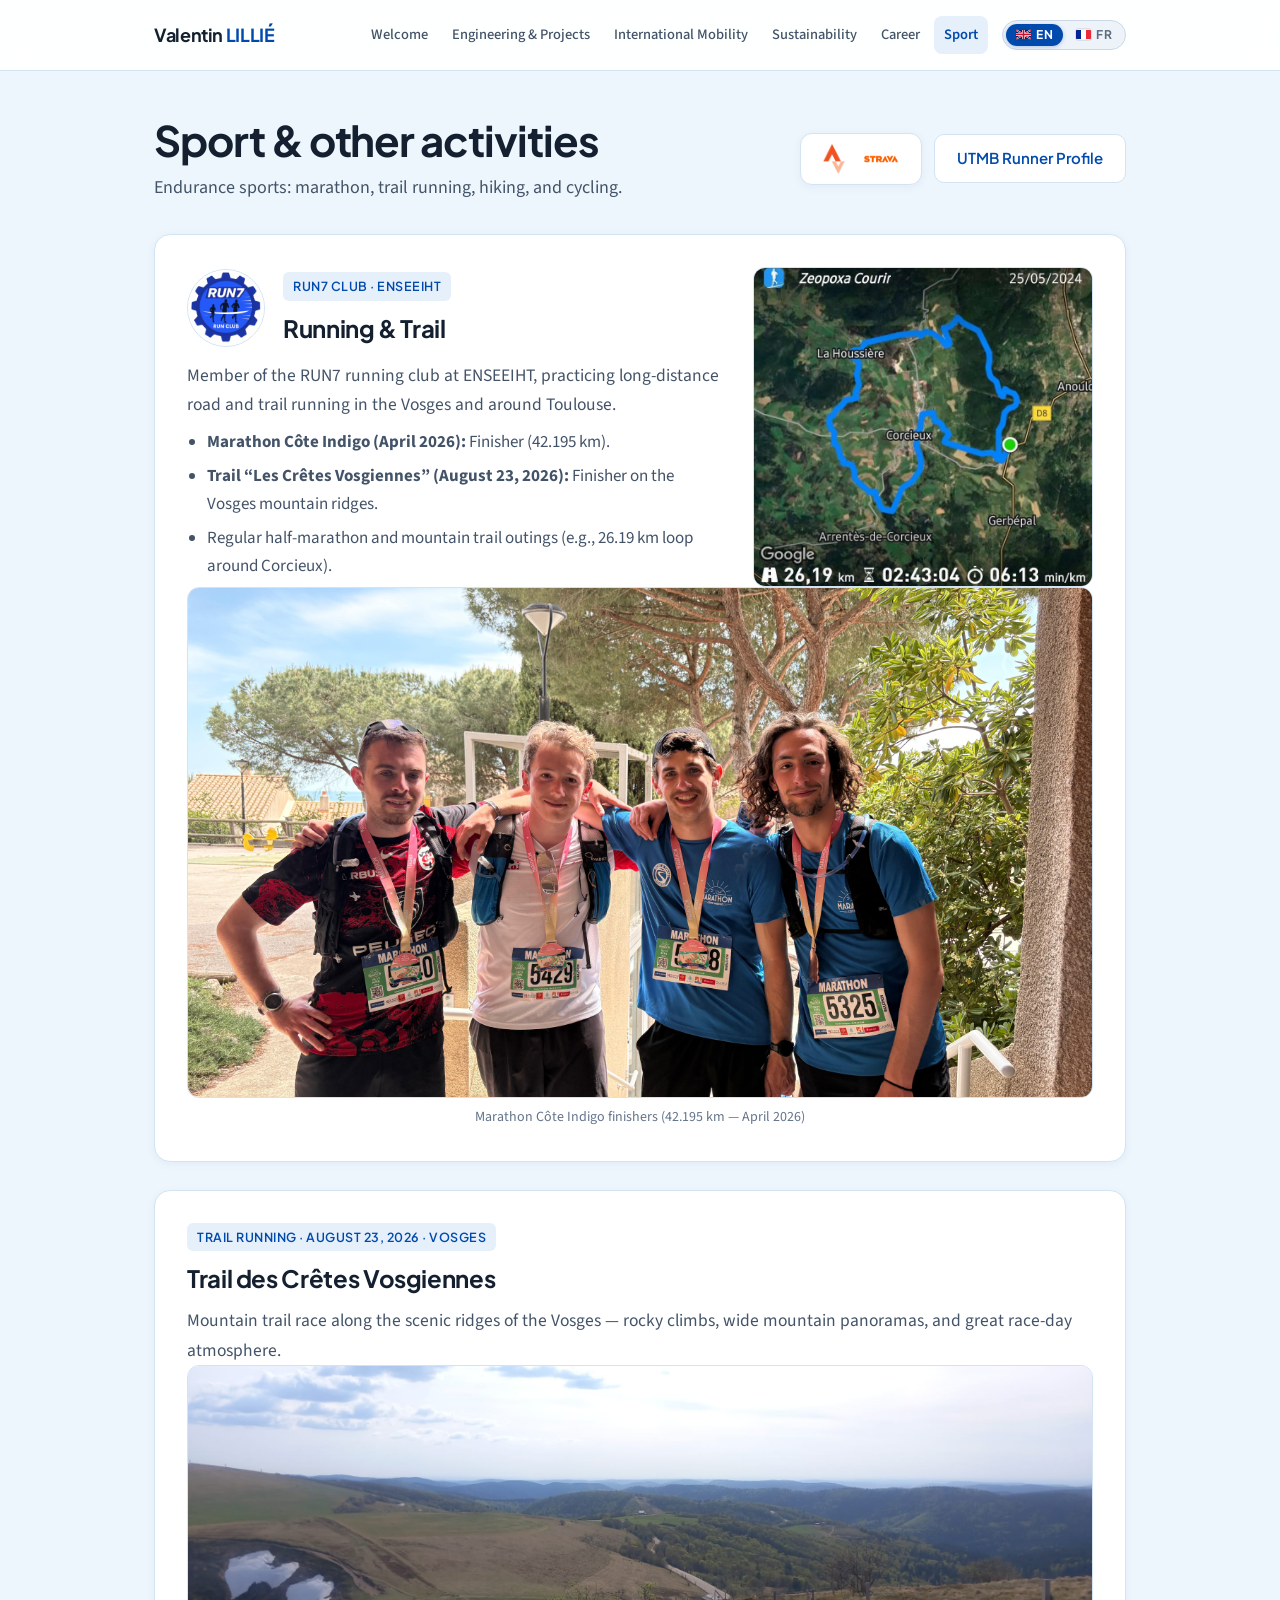
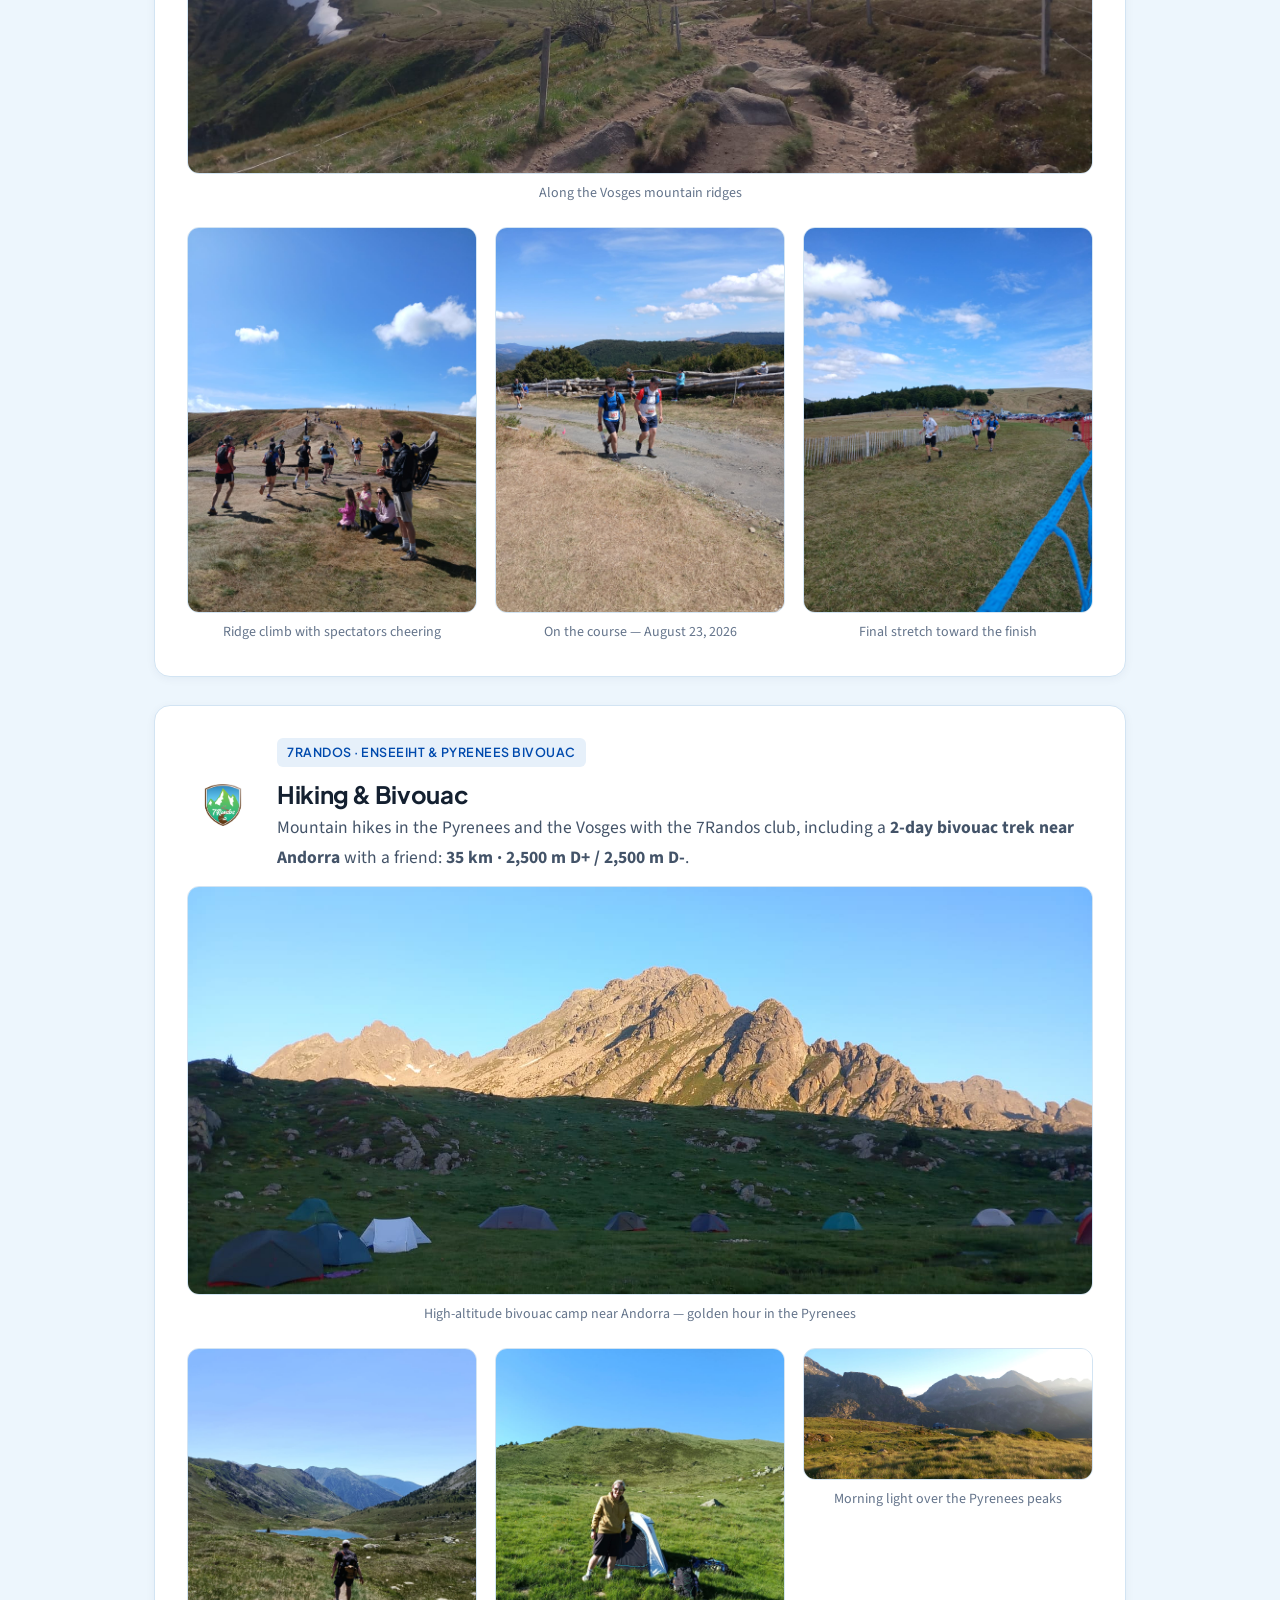
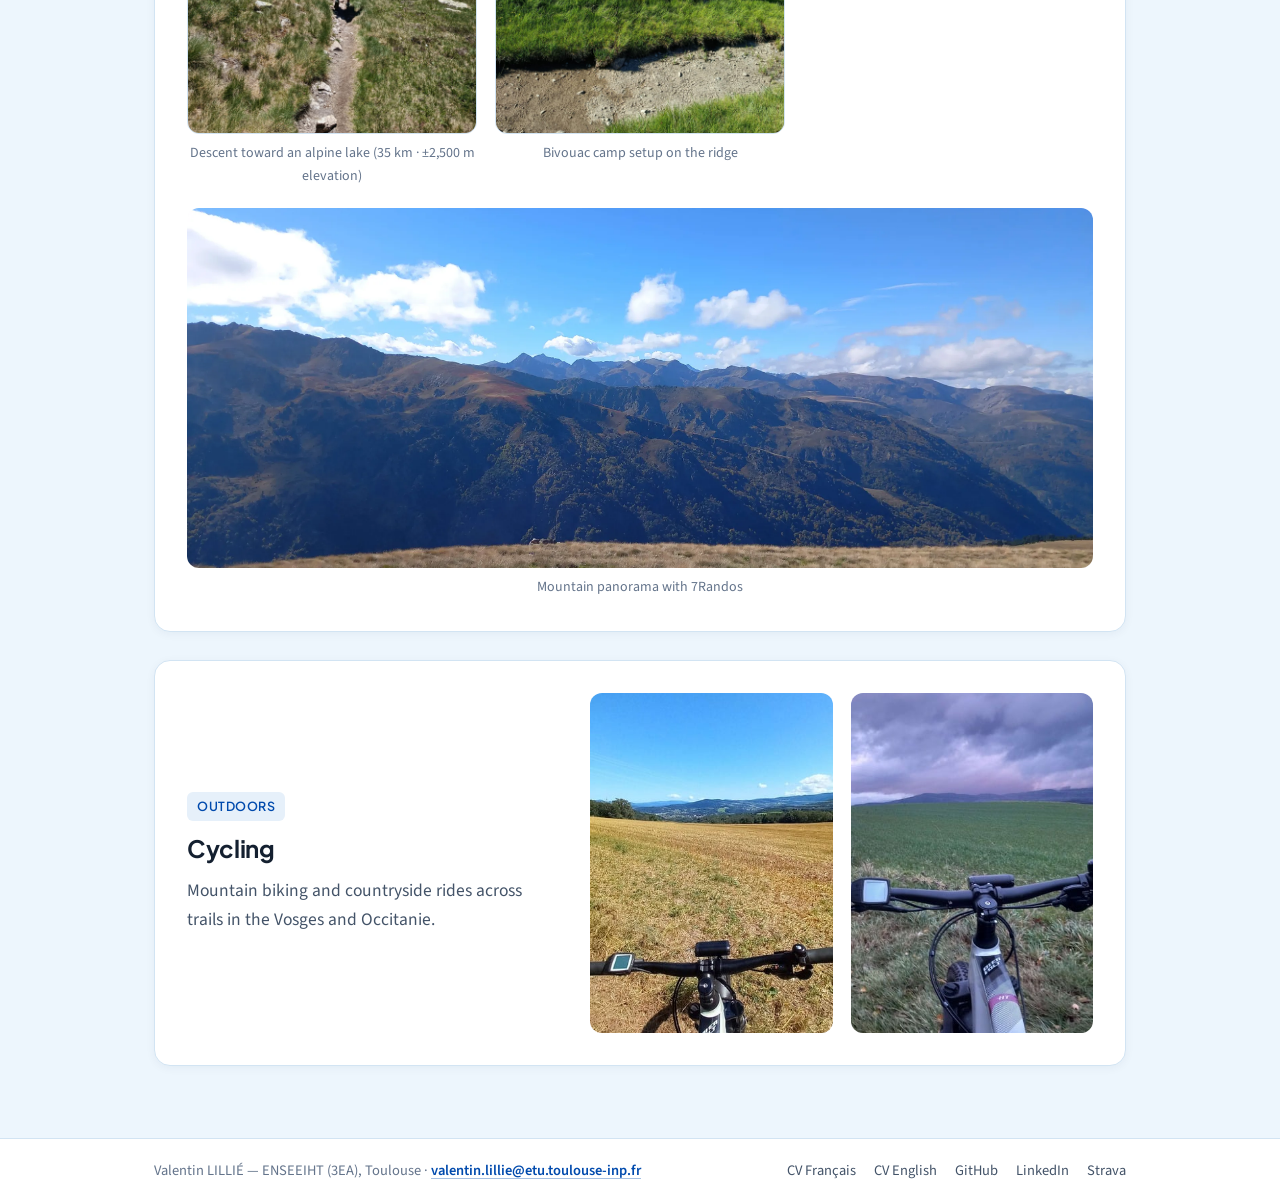
<file: sport.html>
<!DOCTYPE html>
<html lang="en">
<head>
  <meta charset="UTF-8">
  <meta name="viewport" content="width=device-width, initial-scale=1.0">
  <title>Sport &amp; other activities — Valentin LILLIÉ</title>
  <link rel="shortcut icon" href="assets/images/2d0b56e7e51cf11036ad8734bdb67e2d.png">
  <link rel="icon" href="assets/images/e53c4bd8da5e491d9ab09e7cf0daf874.png">
  <link rel="apple-touch-icon" href="assets/images/725b756a69a7d4c235070e51acd85560.png">
  <link rel="preconnect" href="https://fonts.googleapis.com">
  <link rel="preconnect" href="https://fonts.gstatic.com" crossorigin>
  <link href="https://fonts.googleapis.com/css2?family=Plus+Jakarta+Sans:wght@500;600;700&family=Source+Sans+3:ital,wght@0,400;0,500;0,600;1,400&display=swap" rel="stylesheet">
  <link rel="stylesheet" href="css/styles.css?v=2">
</head>
<body>
  <header class="site-header">
    <nav class="site-nav" aria-label="Main navigation">
      <a class="nav-brand" href="index.html">Valentin <span>LILLIÉ</span></a>
      <div class="nav-links">
        <a class="nav-link" href="index.html">Welcome</a>
        <a class="nav-link" href="engineering.html">Engineering &amp; Projects</a>
        <a class="nav-link" href="mobility.html">International Mobility</a>
        <a class="nav-link" href="sustainability.html">Sustainability</a>
        <a class="nav-link" href="career.html">Career</a>
        <a class="nav-link active" href="sport.html">Sport</a>
        <div class="lang-switch" role="group" aria-label="Language switcher">
          <span class="lang-option active" aria-current="true" title="Current language: English"><svg class="lang-flag" viewBox="0 0 60 36" aria-hidden="true"><rect width="60" height="36" fill="#012169"/><path d="M0,0 L60,36 M60,0 L0,36" stroke="#fff" stroke-width="7"/><path d="M0,0 L60,36 M60,0 L0,36" stroke="#C8102E" stroke-width="4"/><path d="M30,0 V36 M0,18 H60" stroke="#fff" stroke-width="11"/><path d="M30,0 V36 M0,18 H60" stroke="#C8102E" stroke-width="6.5"/></svg><span>EN</span></span>
          <a class="lang-option" href="fr/sport.html" lang="fr" hreflang="fr" title="Passer en français" onclick="this.href=this.getAttribute('href').split('#')[0]+location.hash"><svg class="lang-flag" viewBox="0 0 60 36" aria-hidden="true"><rect width="20" height="36" fill="#002395"/><rect x="20" width="20" height="36" fill="#fff"/><rect x="40" width="20" height="36" fill="#ED2939"/></svg><span>FR</span></a>
        </div>
      </div>
    </nav>
  </header>

  <main class="page-container">
    <div class="sport-intro">
      <div>
        <h1 class="page-title">Sport &amp; other activities</h1>
        <p class="page-subtitle">Endurance sports: marathon, trail running, hiking, and cycling.</p>
      </div>

      <div class="sport-links">
        <a
          class="strava-pill"
          href="https://www.strava.com/athletes/142114989"
          target="_blank"
          rel="noopener noreferrer"
          aria-label="Valentin LILLIÉ on Strava"
        >
          <img class="strava-icon" src="assets/media/5314f8604d8df7d6057c548d1f1c66b1.png" alt="">
          <img class="strava-wordmark" src="assets/media/52ae65ae2438452569e357f4c565da66.png" alt="Strava">
        </a>
        <a
          class="btn btn-outline"
          href="https://utmb.world/fr/runner/9221978.valentin.lillie"
          target="_blank"
          rel="noopener noreferrer"
        >
          UTMB Runner Profile
        </a>
      </div>
    </div>

    <article class="card">
      <div class="sport-card-row">
        <div>
          <div class="sport-badge-header">
            <a
              class="club-badge-link"
              href="https://www.instagram.com/club_run7?utm_source=ig_web_button_share_sheet&igsh=ZDNlZDc0MzIxNw=="
              target="_blank"
              rel="noopener noreferrer"
              aria-label="RUN7 Run Club Instagram"
            >
              <img class="run7-badge" src="assets/media/f6291a28d0411dbd5c861834303caf22.png" alt="RUN7 Run Club">
            </a>
            <div>
              <span class="section-label">RUN7 Club · ENSEEIHT</span>
              <h2 class="card-title" style="margin-bottom: 0;">Running &amp; Trail</h2>
            </div>
          </div>
          <p class="body-text">
            Member of the RUN7 running club at ENSEEIHT, practicing long-distance road and trail running in the Vosges and around Toulouse.
          </p>
          <ul class="clean-list">
            <li><strong>Marathon Côte Indigo (April 2026):</strong> Finisher (42.195 km).</li>
            <li><strong>Trail “Les Crêtes Vosgiennes” (August 23, 2026):</strong> Finisher on the Vosges mountain ridges.</li>
            <li>Regular half-marathon and mountain trail outings (e.g., 26.19 km loop around Corcieux).</li>
          </ul>
        </div>

        <img
          class="running-map"
          src="assets/media/0e44afa08a8ead7a4bf51a919fcf8943.jpg"
          alt="26.19 km running route around Corcieux"
        >
      </div>

      <figure class="media-figure tipe-gui-figure" style="margin-bottom: 0;">
        <img src="assets/media/marathon-cote-indigo.jpg" alt="Marathon Côte Indigo finishers with their medals (April 2026)">
        <figcaption>Marathon Côte Indigo finishers (42.195 km — April 2026)</figcaption>
      </figure>
    </article>

    <article class="card">
      <span class="section-label">Trail Running · August 23, 2026 · Vosges</span>
      <h2 class="card-title">Trail des Crêtes Vosgiennes</h2>
      <p class="body-text">
        Mountain trail race along the scenic ridges of the Vosges — rocky climbs, wide mountain panoramas, and great race-day atmosphere.
      </p>

      <figure class="media-figure tipe-gui-figure">
        <img src="assets/media/trail/trail-cretes-ridge.jpg" alt="Rocky Vosges mountain ridge trail panorama">
        <figcaption>Along the Vosges mountain ridges</figcaption>
      </figure>

      <div class="robot2027-build-gallery">
        <figure class="media-figure">
          <img src="assets/media/trail/trail-cretes-climb.jpg" alt="Runners climbing the ridge during Trail des Crêtes Vosgiennes">
          <figcaption>Ridge climb with spectators cheering</figcaption>
        </figure>
        <figure class="media-figure">
          <img src="assets/media/trail/trail-cretes-runners.jpg" alt="Trail des Crêtes Vosgiennes runners on mountain path">
          <figcaption>On the course — August 23, 2026</figcaption>
        </figure>
        <figure class="media-figure">
          <img src="assets/media/trail/trail-cretes-finish.jpg" alt="Approaching the finish area at Trail des Crêtes Vosgiennes">
          <figcaption>Final stretch toward the finish</figcaption>
        </figure>
      </div>
    </article>

    <article class="card">
      <div class="sport-badge-header">
        <a
          class="club-badge-link"
          href="https://www.instagram.com/7randos?utm_source=ig_web_button_share_sheet&igsh=ZDNlZDc0MzIxNw=="
          target="_blank"
          rel="noopener noreferrer"
          aria-label="7Randos Instagram"
        >
          <img class="randos-badge" src="assets/media/e45a2441294704bc50144879d72cbc36.png" alt="7Randos N7">
        </a>
        <div>
          <span class="section-label">7Randos · ENSEEIHT &amp; Pyrenees Bivouac</span>
          <h2 class="card-title" style="margin-bottom: 4px;">Hiking &amp; Bivouac</h2>
          <p class="body-text">
            Mountain hikes in the Pyrenees and the Vosges with the 7Randos club, including a <strong>2-day bivouac trek near Andorra</strong> with a friend: <strong>35 km · 2,500 m D+ / 2,500 m D-</strong>.
          </p>
        </div>
      </div>

      <figure class="media-figure tipe-gui-figure">
        <img src="assets/media/hiking/bivouac-camp.jpg" alt="Bivouac tents in the Pyrenees near Andorra at golden hour">
        <figcaption>High-altitude bivouac camp near Andorra — golden hour in the Pyrenees</figcaption>
      </figure>

      <div class="robot2027-build-gallery">
        <figure class="media-figure">
          <img src="assets/media/hiking/bivouac-lake-trail.jpg" alt="Hiking down a mountain trail toward an alpine lake near Andorra">
          <figcaption>Descent toward an alpine lake (35 km · ±2,500 m elevation)</figcaption>
        </figure>
        <figure class="media-figure">
          <img src="assets/media/hiking/bivouac-tent.jpg" alt="Setting up the bivouac tent on a high green ridge">
          <figcaption>Bivouac camp setup on the ridge</figcaption>
        </figure>
        <figure class="media-figure">
          <img src="assets/media/hiking/bivouac-refuge-sunrise.jpg" alt="Morning light over Pyrenees peaks and mountain refuge">
          <figcaption>Morning light over the Pyrenees peaks</figcaption>
        </figure>
      </div>

      <figure class="media-figure" style="margin-top: 20px;">
        <img
          class="hiking-photo"
          style="margin-bottom: 0;"
          src="assets/media/794c7fe6fdfa68c5e79e88cec7470476.png"
          alt="Mountain panorama while hiking"
        >
        <figcaption>Mountain panorama with 7Randos</figcaption>
      </figure>
    </article>

    <article class="card cycling-grid">
      <div>
        <span class="section-label">Outdoors</span>
        <h2 class="card-title">Cycling</h2>
        <p class="body-text">
          Mountain biking and countryside rides across trails in the Vosges and Occitanie.
        </p>
      </div>

      <div class="cycling-photos">
        <img
          class="cycling-photo"
          src="assets/media/50bd654cb01d8fea489129728b6ab219.jpg"
          alt="Cycling under a blue sky"
        >
        <img
          class="cycling-photo"
          src="assets/media/f126266845fa0bfa0d6ff41220deab03.jpg"
          alt="Cycling under dramatic clouds"
        >
      </div>
    </article>
  </main>

  <footer class="site-footer">
    <div class="footer-inner">
      <span>Valentin LILLIÉ — ENSEEIHT (3EA), Toulouse · <a class="inline-link" href="mailto:valentin.lillie@etu.toulouse-inp.fr">valentin.lillie@etu.toulouse-inp.fr</a></span>
      <div class="footer-links">
        <a href="assets/cv/CV_Valentin_Lillie_FR.pdf?v=2" target="_blank" rel="noopener noreferrer">CV Français</a>
        <a href="assets/cv/CV_Valentin_Lillie_EN.pdf?v=2" target="_blank" rel="noopener noreferrer">CV English</a>
        <a href="https://github.com/valentinlillie" target="_blank" rel="noopener noreferrer">GitHub</a>
        <a href="https://www.linkedin.com/in/valentin-lillie/" target="_blank" rel="noopener noreferrer">LinkedIn</a>
        <a href="https://www.strava.com/athletes/142114989" target="_blank" rel="noopener noreferrer">Strava</a>
      </div>
    </div>
  </footer>
</body>
</html>
</file>
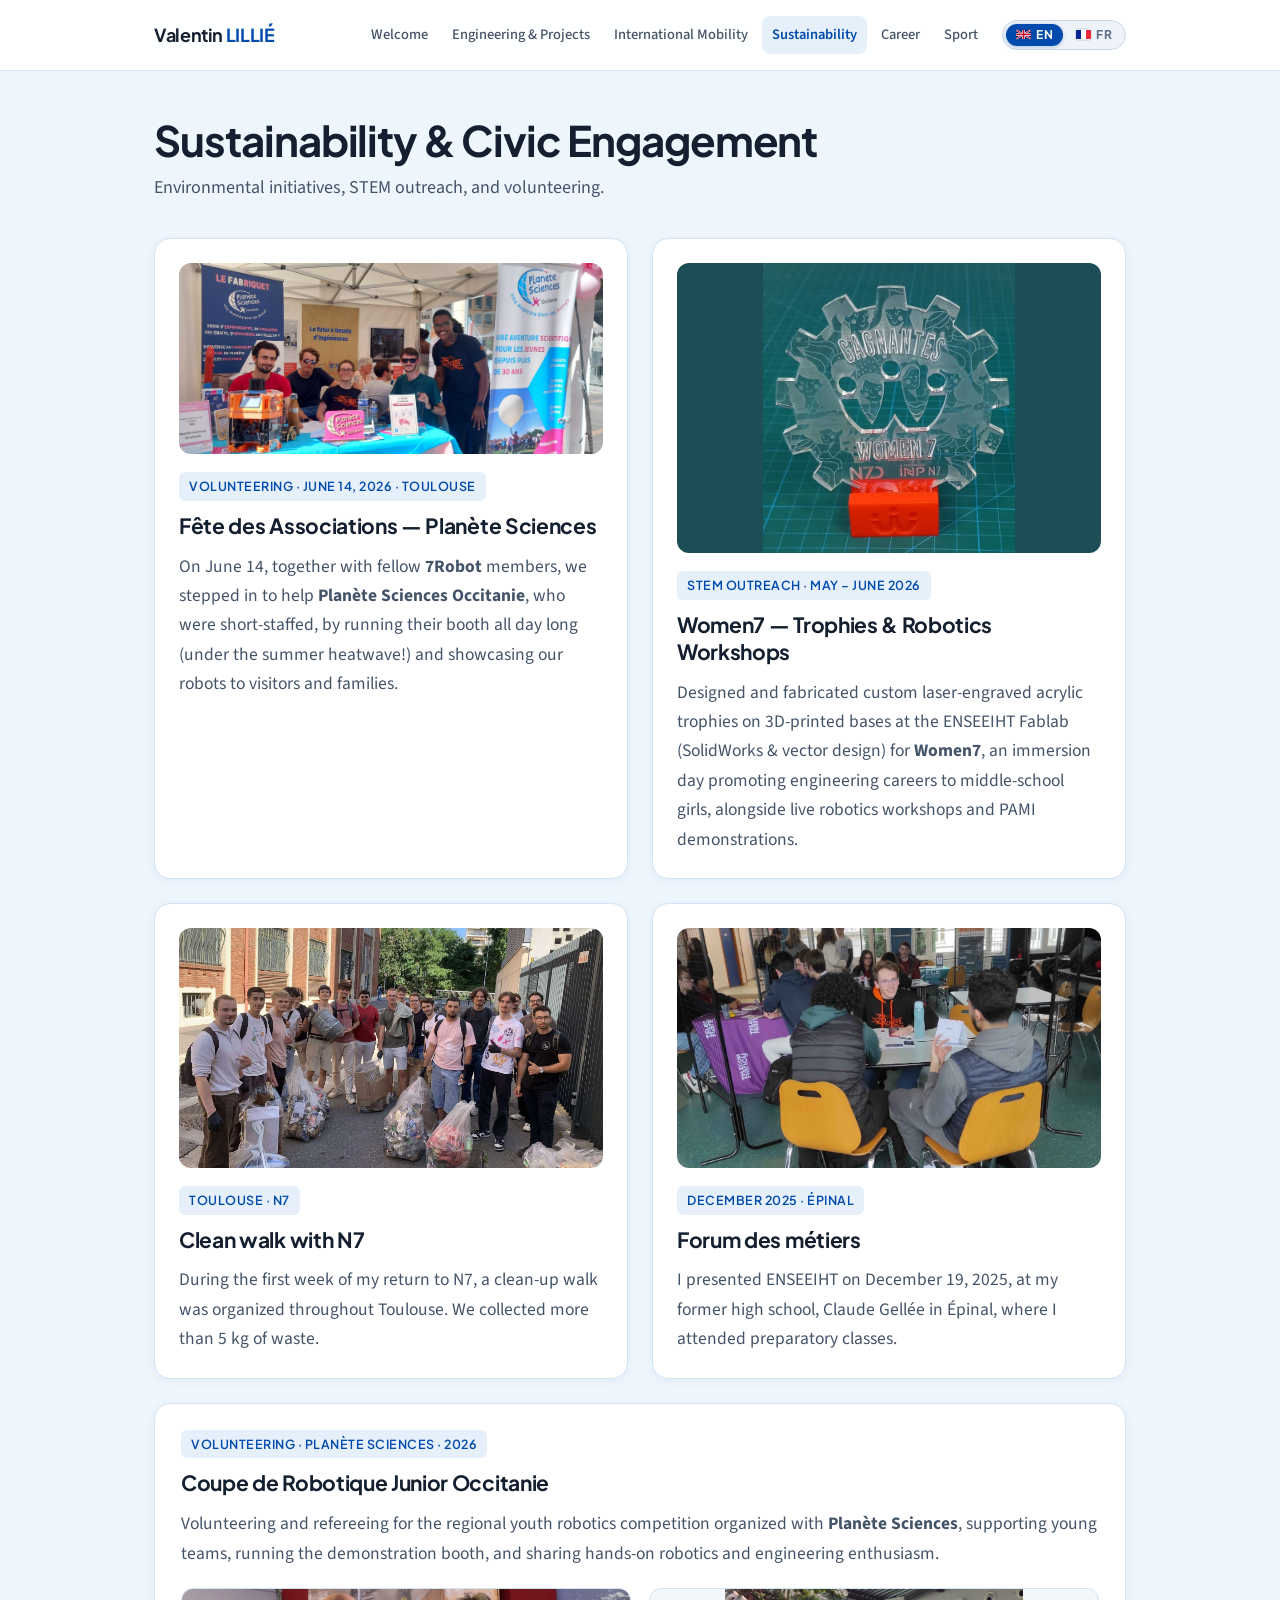
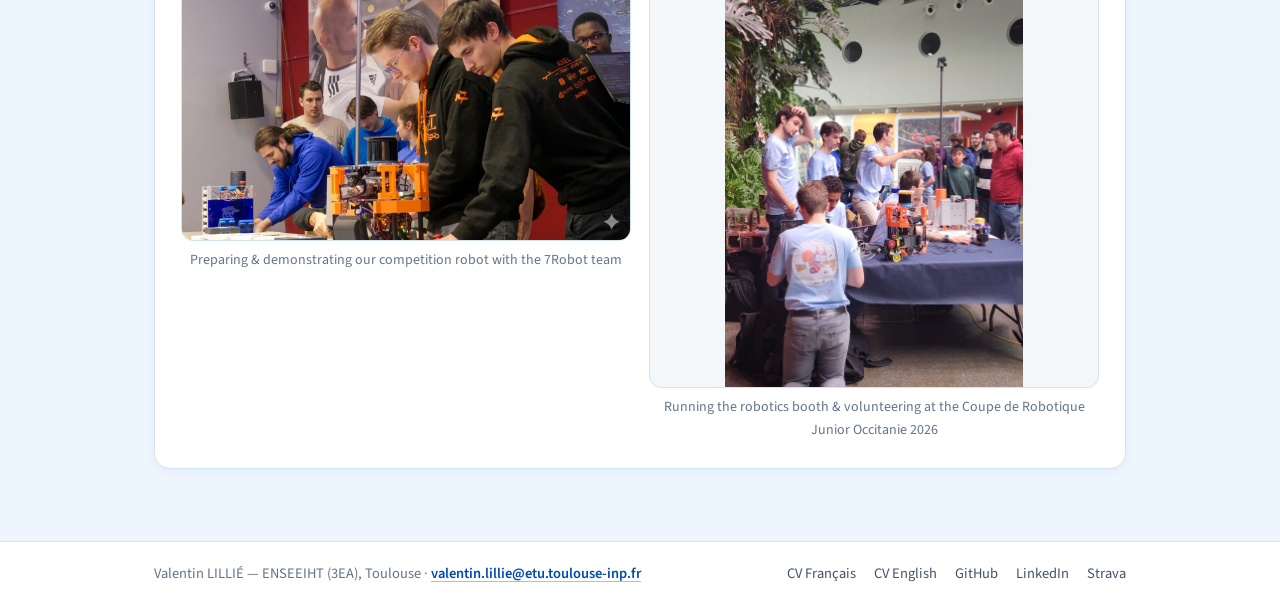
<file: sustainability.html>
<!DOCTYPE html>
<html lang="en">
<head>
  <meta charset="UTF-8">
  <meta name="viewport" content="width=device-width, initial-scale=1.0">
  <title>Sustainability &amp; Civic Engagement — Valentin LILLIÉ</title>
  <link rel="shortcut icon" href="assets/images/2d0b56e7e51cf11036ad8734bdb67e2d.png">
  <link rel="icon" href="assets/images/e53c4bd8da5e491d9ab09e7cf0daf874.png">
  <link rel="apple-touch-icon" href="assets/images/725b756a69a7d4c235070e51acd85560.png">
  <link rel="preconnect" href="https://fonts.googleapis.com">
  <link rel="preconnect" href="https://fonts.gstatic.com" crossorigin>
  <link href="https://fonts.googleapis.com/css2?family=Plus+Jakarta+Sans:wght@500;600;700&family=Source+Sans+3:ital,wght@0,400;0,500;0,600;1,400&display=swap" rel="stylesheet">
  <link rel="stylesheet" href="css/styles.css?v=2">
</head>
<body>
  <header class="site-header">
    <nav class="site-nav" aria-label="Main navigation">
      <a class="nav-brand" href="index.html">Valentin <span>LILLIÉ</span></a>
      <div class="nav-links">
        <a class="nav-link" href="index.html">Welcome</a>
        <a class="nav-link" href="engineering.html">Engineering &amp; Projects</a>
        <a class="nav-link" href="mobility.html">International Mobility</a>
        <a class="nav-link active" href="sustainability.html">Sustainability</a>
        <a class="nav-link" href="career.html">Career</a>
        <a class="nav-link" href="sport.html">Sport</a>
        <div class="lang-switch" role="group" aria-label="Language switcher">
          <span class="lang-option active" aria-current="true" title="Current language: English"><svg class="lang-flag" viewBox="0 0 60 36" aria-hidden="true"><rect width="60" height="36" fill="#012169"/><path d="M0,0 L60,36 M60,0 L0,36" stroke="#fff" stroke-width="7"/><path d="M0,0 L60,36 M60,0 L0,36" stroke="#C8102E" stroke-width="4"/><path d="M30,0 V36 M0,18 H60" stroke="#fff" stroke-width="11"/><path d="M30,0 V36 M0,18 H60" stroke="#C8102E" stroke-width="6.5"/></svg><span>EN</span></span>
          <a class="lang-option" href="fr/sustainability.html" lang="fr" hreflang="fr" title="Passer en français" onclick="this.href=this.getAttribute('href').split('#')[0]+location.hash"><svg class="lang-flag" viewBox="0 0 60 36" aria-hidden="true"><rect width="20" height="36" fill="#002395"/><rect x="20" width="20" height="36" fill="#fff"/><rect x="40" width="20" height="36" fill="#ED2939"/></svg><span>FR</span></a>
        </div>
      </div>
    </nav>
  </header>

  <main class="page-container">
    <div class="page-intro">
      <h1 class="page-title">Sustainability &amp; Civic Engagement</h1>
      <p class="page-subtitle">Environmental initiatives, STEM outreach, and volunteering.</p>
    </div>

    <div class="sustainability-grid">
      <article class="card sust-card">
        <img
          src="assets/media/fete-associations.jpg"
          alt="7Robot members running the Planète Sciences Occitanie booth at the Fête des Associations"
          style="width: 100%; height: auto; border-radius: 12px; margin-bottom: 18px;"
        >
        <span class="section-label">Volunteering · June 14, 2026 · Toulouse</span>
        <h2 class="card-title">Fête des Associations — Planète Sciences</h2>
        <p class="body-text">
          On June 14, together with fellow <strong>7Robot</strong> members, we stepped in to help <strong>Planète Sciences Occitanie</strong>, who were short-staffed, by running their booth all day long (under the summer heatwave!) and showcasing our robots to visitors and families.
        </p>
      </article>

      <article class="card sust-card">
        <img
          src="assets/media/women7-trophy.jpg"
          alt="Laser-engraved acrylic Women7 trophy on 3D-printed base"
          style="width: 100%; height: auto; max-height: 290px; object-fit: contain; border-radius: 12px; margin-bottom: 18px; background: #1d4e56;"
        >
        <span class="section-label">STEM Outreach · May – June 2026</span>
        <h2 class="card-title">Women7 — Trophies &amp; Robotics Workshops</h2>
        <p class="body-text">
          Designed and fabricated custom laser-engraved acrylic trophies on 3D-printed bases at the ENSEEIHT Fablab (SolidWorks &amp; vector design) for <strong>Women7</strong>, an immersion day promoting engineering careers to middle-school girls, alongside live robotics workshops and PAMI demonstrations.
        </p>
      </article>

      <article class="card sust-card">
        <img
          class="sust-photo sust-photo--cleanwalk"
          src="assets/media/2c2517aa338d5b4aad1c6b8584db36d8.jpg"
          alt="Waste collected during Clean Walk in Toulouse"
        >
        <span class="section-label">Toulouse · N7</span>
        <h2 class="card-title">Clean walk with N7</h2>
        <p class="body-text">
          During the first week of my return to N7, a clean-up walk was organized throughout Toulouse. We collected more than 5 kg of waste.
        </p>
      </article>

      <article class="card sust-card">
        <img
          class="sust-photo sust-photo--forum"
          src="assets/media/167191e7df0ca73332a2e50f4289b177.jpg"
          alt="Presenting ENSEEIHT at Lycée Claude Gellée in Épinal"
        >
        <span class="section-label">December 2025 · Épinal</span>
        <h2 class="card-title">Forum des métiers</h2>
        <p class="body-text">
          I presented ENSEEIHT on December 19, 2025, at my former high school, Claude Gellée in Épinal, where I attended preparatory classes.
        </p>
      </article>
    </div>

    <article class="card" style="margin-top: 24px; padding: 26px;">
      <span class="section-label">Volunteering · Planète Sciences · 2026</span>
      <h2 class="card-title" style="font-size: 21px;">Coupe de Robotique Junior Occitanie</h2>
      <p class="body-text">
        Volunteering and refereeing for the regional youth robotics competition organized with <strong>Planète Sciences</strong>, supporting young teams, running the demonstration booth, and sharing hands-on robotics and engineering enthusiasm.
      </p>
      <div class="ppg-plots-grid" style="margin-top: 20px;">
        <figure class="media-figure">
          <img
            src="assets/media/coupejunior/coupe-junior-robot.jpg"
            alt="7Robot teammates preparing and showcasing the competition robot at the Coupe de Robotique Junior Occitanie"
            style="max-height: 400px; object-fit: contain; background: #f4f7fa;"
          >
          <figcaption>Preparing &amp; demonstrating our competition robot with the 7Robot team</figcaption>
        </figure>
        <figure class="media-figure">
          <img
            src="assets/media/coupejunior/coupe-junior-stand.jpg"
            alt="Volunteers in Coupe de France de Robotique Junior 2026 t-shirts running the demonstration booth"
            style="max-height: 400px; object-fit: contain; background: #f4f7fa;"
          >
          <figcaption>Running the robotics booth &amp; volunteering at the Coupe de Robotique Junior Occitanie 2026</figcaption>
        </figure>
      </div>
    </article>
  </main>

  <footer class="site-footer">
    <div class="footer-inner">
      <span>Valentin LILLIÉ — ENSEEIHT (3EA), Toulouse · <a class="inline-link" href="mailto:valentin.lillie@etu.toulouse-inp.fr">valentin.lillie@etu.toulouse-inp.fr</a></span>
      <div class="footer-links">
        <a href="assets/cv/CV_Valentin_Lillie_FR.pdf?v=2" target="_blank" rel="noopener noreferrer">CV Français</a>
        <a href="assets/cv/CV_Valentin_Lillie_EN.pdf?v=2" target="_blank" rel="noopener noreferrer">CV English</a>
        <a href="https://github.com/valentinlillie" target="_blank" rel="noopener noreferrer">GitHub</a>
        <a href="https://www.linkedin.com/in/valentin-lillie/" target="_blank" rel="noopener noreferrer">LinkedIn</a>
        <a href="https://www.strava.com/athletes/142114989" target="_blank" rel="noopener noreferrer">Strava</a>
      </div>
    </div>
  </footer>
</body>
</html>
</file>
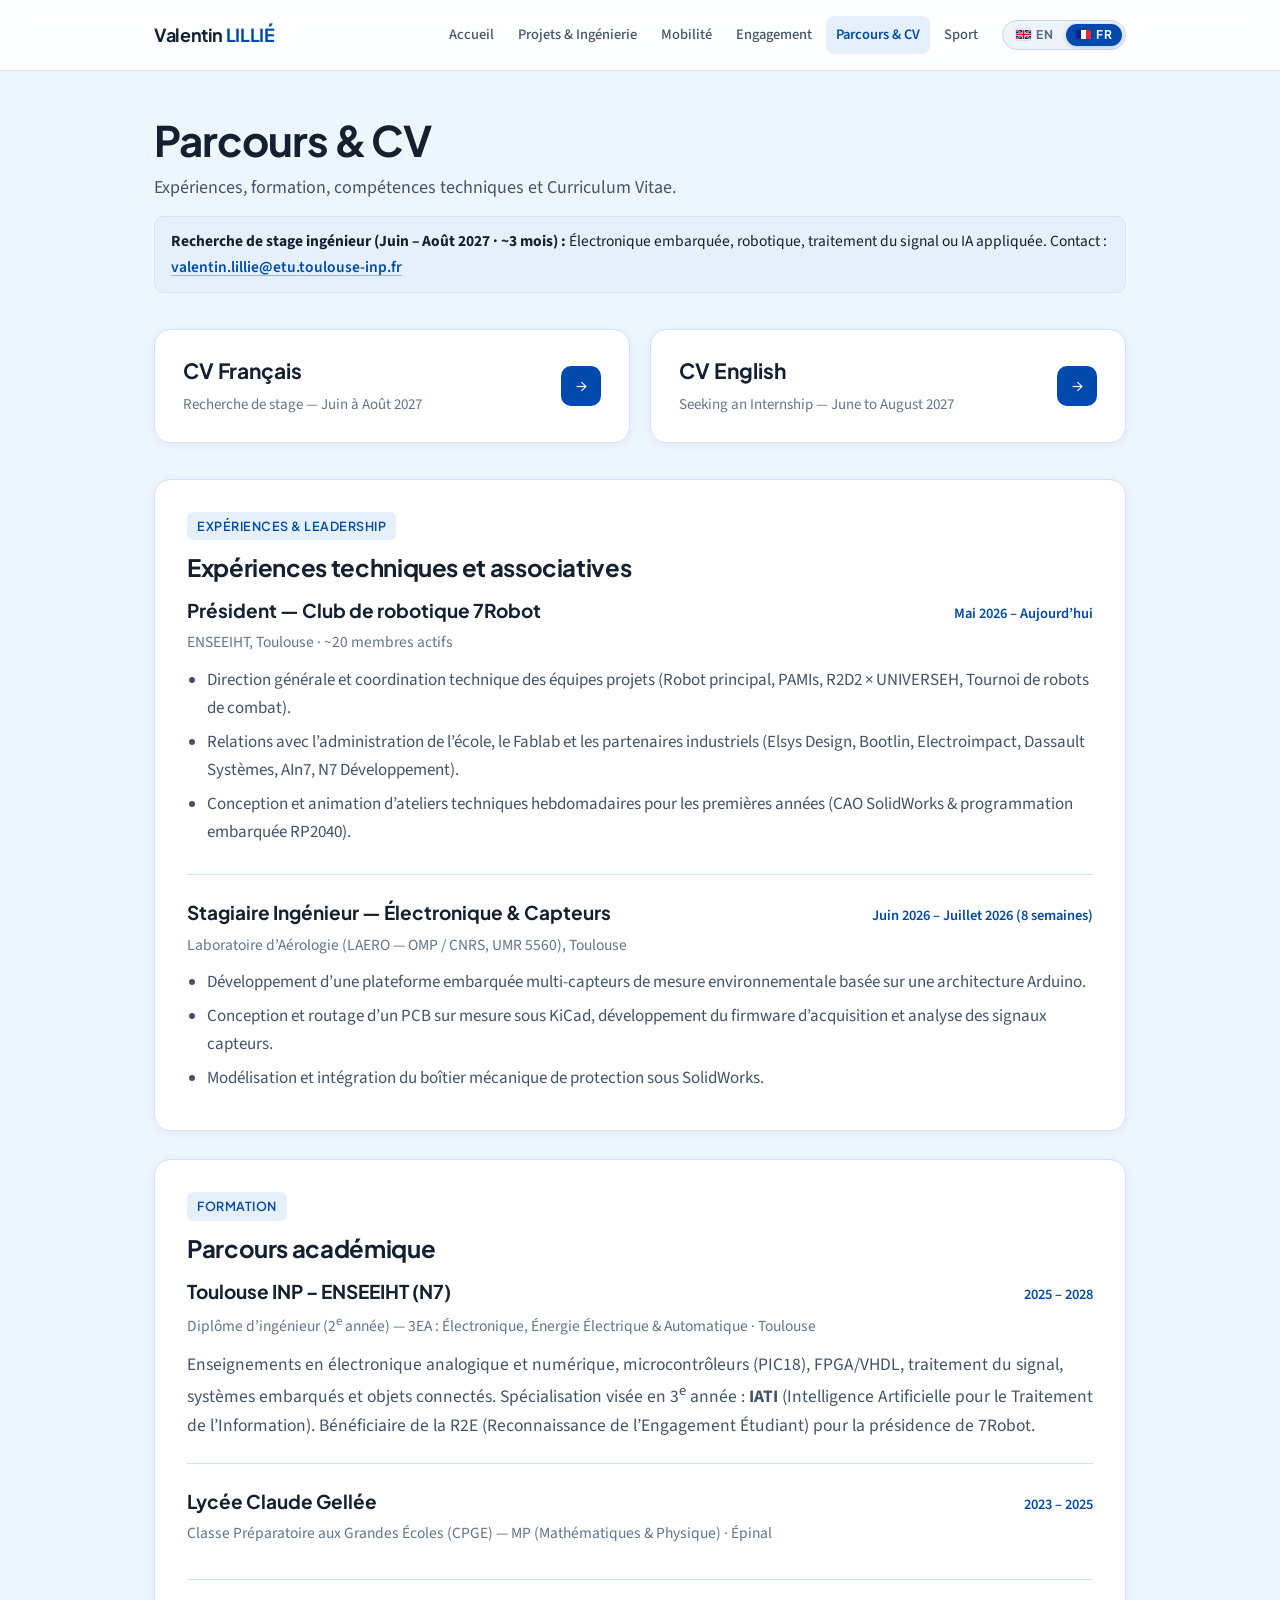
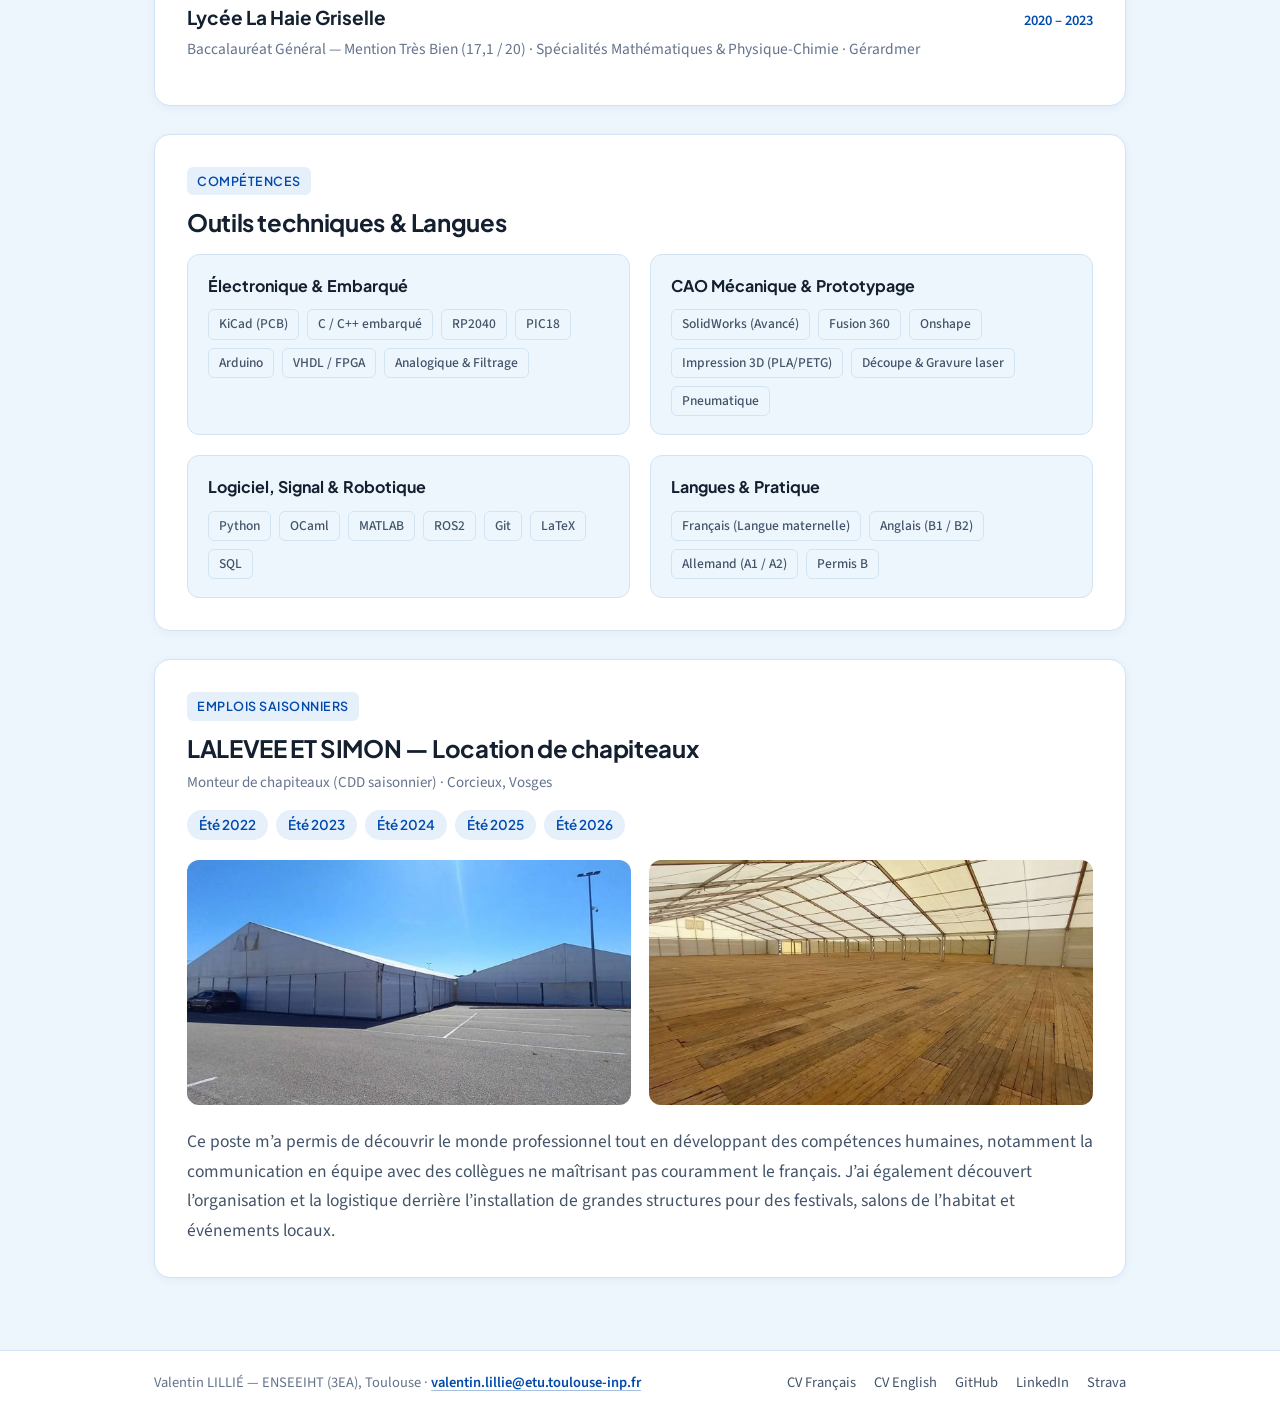
<file: fr/career.html>
<!DOCTYPE html>
<html lang="fr">
<head>
  <meta charset="UTF-8">
  <meta name="viewport" content="width=device-width, initial-scale=1.0">
  <title>Parcours &amp; CV — Valentin LILLIÉ</title>
  <link rel="shortcut icon" href="../assets/images/2d0b56e7e51cf11036ad8734bdb67e2d.png">
  <link rel="icon" href="../assets/images/e53c4bd8da5e491d9ab09e7cf0daf874.png">
  <link rel="apple-touch-icon" href="../assets/images/725b756a69a7d4c235070e51acd85560.png">
  <link rel="preconnect" href="https://fonts.googleapis.com">
  <link rel="preconnect" href="https://fonts.gstatic.com" crossorigin>
  <link href="https://fonts.googleapis.com/css2?family=Plus+Jakarta+Sans:wght@500;600;700&family=Source+Sans+3:ital,wght@0,400;0,500;0,600;1,400&display=swap" rel="stylesheet">
  <link rel="stylesheet" href="../css/styles.css?v=2">
</head>
<body>
  <header class="site-header">
    <nav class="site-nav" aria-label="Navigation principale">
      <a class="nav-brand" href="index.html">Valentin <span>LILLIÉ</span></a>
      <div class="nav-links">
        <a class="nav-link" href="index.html">Accueil</a>
        <a class="nav-link" href="engineering.html">Projets &amp; Ingénierie</a>
        <a class="nav-link" href="mobility.html">Mobilité</a>
        <a class="nav-link" href="sustainability.html">Engagement</a>
        <a class="nav-link active" href="career.html">Parcours &amp; CV</a>
        <a class="nav-link" href="sport.html">Sport</a>
        <div class="lang-switch" role="group" aria-label="Sélecteur de langue">
          <a class="lang-option" href="../career.html" lang="en" hreflang="en" title="Switch to English" onclick="this.href=this.getAttribute('href').split('#')[0]+location.hash"><svg class="lang-flag" viewBox="0 0 60 36" aria-hidden="true"><rect width="60" height="36" fill="#012169"/><path d="M0,0 L60,36 M60,0 L0,36" stroke="#fff" stroke-width="7"/><path d="M0,0 L60,36 M60,0 L0,36" stroke="#C8102E" stroke-width="4"/><path d="M30,0 V36 M0,18 H60" stroke="#fff" stroke-width="11"/><path d="M30,0 V36 M0,18 H60" stroke="#C8102E" stroke-width="6.5"/></svg><span>EN</span></a>
          <span class="lang-option active" aria-current="true" title="Langue actuelle : Français"><svg class="lang-flag" viewBox="0 0 60 36" aria-hidden="true"><rect width="20" height="36" fill="#002395"/><rect x="20" width="20" height="36" fill="#fff"/><rect x="40" width="20" height="36" fill="#ED2939"/></svg><span>FR</span></span>
        </div>
      </div>
    </nav>
  </header>

  <main class="page-container">
    <div class="page-intro">
      <h1 class="page-title">Parcours &amp; CV</h1>
      <p class="page-subtitle">Expériences, formation, compétences techniques et Curriculum Vitae.</p>
      <div class="internship-banner">
        <strong>Recherche de stage ingénieur (Juin – Août 2027 · ~3 mois) :</strong> Électronique embarquée, robotique, traitement du signal ou IA appliquée. Contact : <a class="inline-link" href="mailto:valentin.lillie@etu.toulouse-inp.fr">valentin.lillie@etu.toulouse-inp.fr</a>
      </div>
    </div>

    <section class="cv-grid" aria-label="Curriculum Vitae">
      <a class="cv-link-card" href="../assets/cv/CV_Valentin_Lillie_FR.pdf?v=2" target="_blank" rel="noopener noreferrer">
        <div>
          <h2 class="cv-link-title">CV Français</h2>
          <p class="cv-link-meta">Recherche de stage — Juin à Août 2027</p>
        </div>
        <span class="cv-link-arrow" aria-hidden="true">→</span>
      </a>

      <a class="cv-link-card" href="../assets/cv/CV_Valentin_Lillie_EN.pdf?v=2" target="_blank" rel="noopener noreferrer">
        <div>
          <h2 class="cv-link-title">CV English</h2>
          <p class="cv-link-meta">Seeking an Internship — June to August 2027</p>
        </div>
        <span class="cv-link-arrow" aria-hidden="true">→</span>
      </a>
    </section>

    <!-- Expériences & Responsabilités -->
    <section class="card">
      <span class="section-label">Expériences &amp; Leadership</span>
      <h2 class="card-title">Expériences techniques et associatives</h2>

      <div class="exp-list">
        <div class="exp-item">
          <div class="exp-header">
            <h3 class="exp-role">Président — Club de robotique 7Robot</h3>
            <span class="exp-dates">Mai 2026 – Aujourd’hui</span>
          </div>
          <p class="exp-org">ENSEEIHT, Toulouse · ~20 membres actifs</p>
          <ul class="clean-list">
            <li>Direction générale et coordination technique des équipes projets (Robot principal, PAMIs, R2D2 × UNIVERSEH, Tournoi de robots de combat).</li>
            <li>Relations avec l’administration de l’école, le Fablab et les partenaires industriels (Elsys Design, Bootlin, Electroimpact, Dassault Systèmes, AIn7, N7 Développement).</li>
            <li>Conception et animation d’ateliers techniques hebdomadaires pour les premières années (CAO SolidWorks &amp; programmation embarquée RP2040).</li>
          </ul>
        </div>

        <div class="exp-item">
          <div class="exp-header">
            <h3 class="exp-role">Stagiaire Ingénieur — Électronique &amp; Capteurs</h3>
            <span class="exp-dates">Juin 2026 – Juillet 2026 (8 semaines)</span>
          </div>
          <p class="exp-org">Laboratoire d’Aérologie (LAERO — OMP / CNRS, UMR 5560), Toulouse</p>
          <ul class="clean-list">
            <li>Développement d’une plateforme embarquée multi-capteurs de mesure environnementale basée sur une architecture Arduino.</li>
            <li>Conception et routage d’un PCB sur mesure sous KiCad, développement du firmware d’acquisition et analyse des signaux capteurs.</li>
            <li>Modélisation et intégration du boîtier mécanique de protection sous SolidWorks.</li>
          </ul>
        </div>
      </div>
    </section>

    <!-- Formation -->
    <section class="card">
      <span class="section-label">Formation</span>
      <h2 class="card-title">Parcours académique</h2>

      <div class="exp-list">
        <div class="exp-item">
          <div class="exp-header">
            <h3 class="exp-role">Toulouse INP – ENSEEIHT (N7)</h3>
            <span class="exp-dates">2025 – 2028</span>
          </div>
          <p class="exp-org">Diplôme d’ingénieur (2<sup>e</sup> année) — 3EA : Électronique, Énergie Électrique &amp; Automatique · Toulouse</p>
          <p class="body-text">
            Enseignements en électronique analogique et numérique, microcontrôleurs (PIC18), FPGA/VHDL, traitement du signal, systèmes embarqués et objets connectés. Spécialisation visée en 3<sup>e</sup> année : <strong>IATI</strong> (Intelligence Artificielle pour le Traitement de l’Information). Bénéficiaire de la R2E (Reconnaissance de l’Engagement Étudiant) pour la présidence de 7Robot.
          </p>
        </div>

        <div class="exp-item">
          <div class="exp-header">
            <h3 class="exp-role">Lycée Claude Gellée</h3>
            <span class="exp-dates">2023 – 2025</span>
          </div>
          <p class="exp-org">Classe Préparatoire aux Grandes Écoles (CPGE) — MP (Mathématiques &amp; Physique) · Épinal</p>
        </div>

        <div class="exp-item">
          <div class="exp-header">
            <h3 class="exp-role">Lycée La Haie Griselle</h3>
            <span class="exp-dates">2020 – 2023</span>
          </div>
          <p class="exp-org">Baccalauréat Général — Mention Très Bien (17,1 / 20) · Spécialités Mathématiques &amp; Physique-Chimie · Gérardmer</p>
        </div>
      </div>
    </section>

    <!-- Compétences -->
    <section class="card">
      <span class="section-label">Compétences</span>
      <h2 class="card-title">Outils techniques &amp; Langues</h2>

      <div class="skills-grid">
        <div class="skill-group">
          <h3>Électronique &amp; Embarqué</h3>
          <div class="tech-tags" style="margin-top: 0;">
            <span class="tech-tag">KiCad (PCB)</span>
            <span class="tech-tag">C / C++ embarqué</span>
            <span class="tech-tag">RP2040</span>
            <span class="tech-tag">PIC18</span>
            <span class="tech-tag">Arduino</span>
            <span class="tech-tag">VHDL / FPGA</span>
            <span class="tech-tag">Analogique &amp; Filtrage</span>
          </div>
        </div>

        <div class="skill-group">
          <h3>CAO Mécanique &amp; Prototypage</h3>
          <div class="tech-tags" style="margin-top: 0;">
            <span class="tech-tag">SolidWorks (Avancé)</span>
            <span class="tech-tag">Fusion 360</span>
            <span class="tech-tag">Onshape</span>
            <span class="tech-tag">Impression 3D (PLA/PETG)</span>
            <span class="tech-tag">Découpe &amp; Gravure laser</span>
            <span class="tech-tag">Pneumatique</span>
          </div>
        </div>

        <div class="skill-group">
          <h3>Logiciel, Signal &amp; Robotique</h3>
          <div class="tech-tags" style="margin-top: 0;">
            <span class="tech-tag">Python</span>
            <span class="tech-tag">OCaml</span>
            <span class="tech-tag">MATLAB</span>
            <span class="tech-tag">ROS2</span>
            <span class="tech-tag">Git</span>
            <span class="tech-tag">LaTeX</span>
            <span class="tech-tag">SQL</span>
          </div>
        </div>

        <div class="skill-group">
          <h3>Langues &amp; Pratique</h3>
          <div class="tech-tags" style="margin-top: 0;">
            <span class="tech-tag">Français (Langue maternelle)</span>
            <span class="tech-tag">Anglais (B1 / B2)</span>
            <span class="tech-tag">Allemand (A1 / A2)</span>
            <span class="tech-tag">Permis B</span>
          </div>
        </div>
      </div>
    </section>

    <!-- Emplois d'été -->
    <section id="summer-jobs" class="card">
      <span class="section-label">Emplois saisonniers</span>
      <h2 class="card-title">LALEVEE ET SIMON — Location de chapiteaux</h2>
      <p class="meta-line">Monteur de chapiteaux (CDD saisonnier) · Corcieux, Vosges</p>

      <div class="years-row" aria-label="Étés travaillés">
        <span class="year-chip">Été 2022</span>
        <span class="year-chip">Été 2023</span>
        <span class="year-chip">Été 2024</span>
        <span class="year-chip">Été 2025</span>
        <span class="year-chip">Été 2026</span>
      </div>

      <div class="tent-gallery">
        <img
          src="../assets/media/adfda086e674e7098f068e558d78b7af.jpg"
          alt="Vue extérieure de chapiteaux événementiels montés"
        >
        <img
          src="../assets/media/de4e035740ea0fa32cdfeac8d1ec1f95.jpg"
          alt="Plancher bois et structure intérieure d’un chapiteau événementiel"
        >
      </div>

      <p class="body-text">
        Ce poste m’a permis de découvrir le monde professionnel tout en développant des compétences humaines, notamment la communication en équipe avec des collègues ne maîtrisant pas couramment le français. J’ai également découvert l’organisation et la logistique derrière l’installation de grandes structures pour des festivals, salons de l’habitat et événements locaux.
      </p>
    </section>
  </main>

  <footer class="site-footer">
    <div class="footer-inner">
      <span>Valentin LILLIÉ — ENSEEIHT (3EA), Toulouse · <a class="inline-link" href="mailto:valentin.lillie@etu.toulouse-inp.fr">valentin.lillie@etu.toulouse-inp.fr</a></span>
      <div class="footer-links">
        <a href="../assets/cv/CV_Valentin_Lillie_FR.pdf?v=2" target="_blank" rel="noopener noreferrer">CV Français</a>
        <a href="../assets/cv/CV_Valentin_Lillie_EN.pdf?v=2" target="_blank" rel="noopener noreferrer">CV English</a>
        <a href="https://github.com/valentinlillie" target="_blank" rel="noopener noreferrer">GitHub</a>
        <a href="https://www.linkedin.com/in/valentin-lillie/" target="_blank" rel="noopener noreferrer">LinkedIn</a>
        <a href="https://www.strava.com/athletes/142114989" target="_blank" rel="noopener noreferrer">Strava</a>
      </div>
    </div>
  </footer>
</body>
</html>
</file>
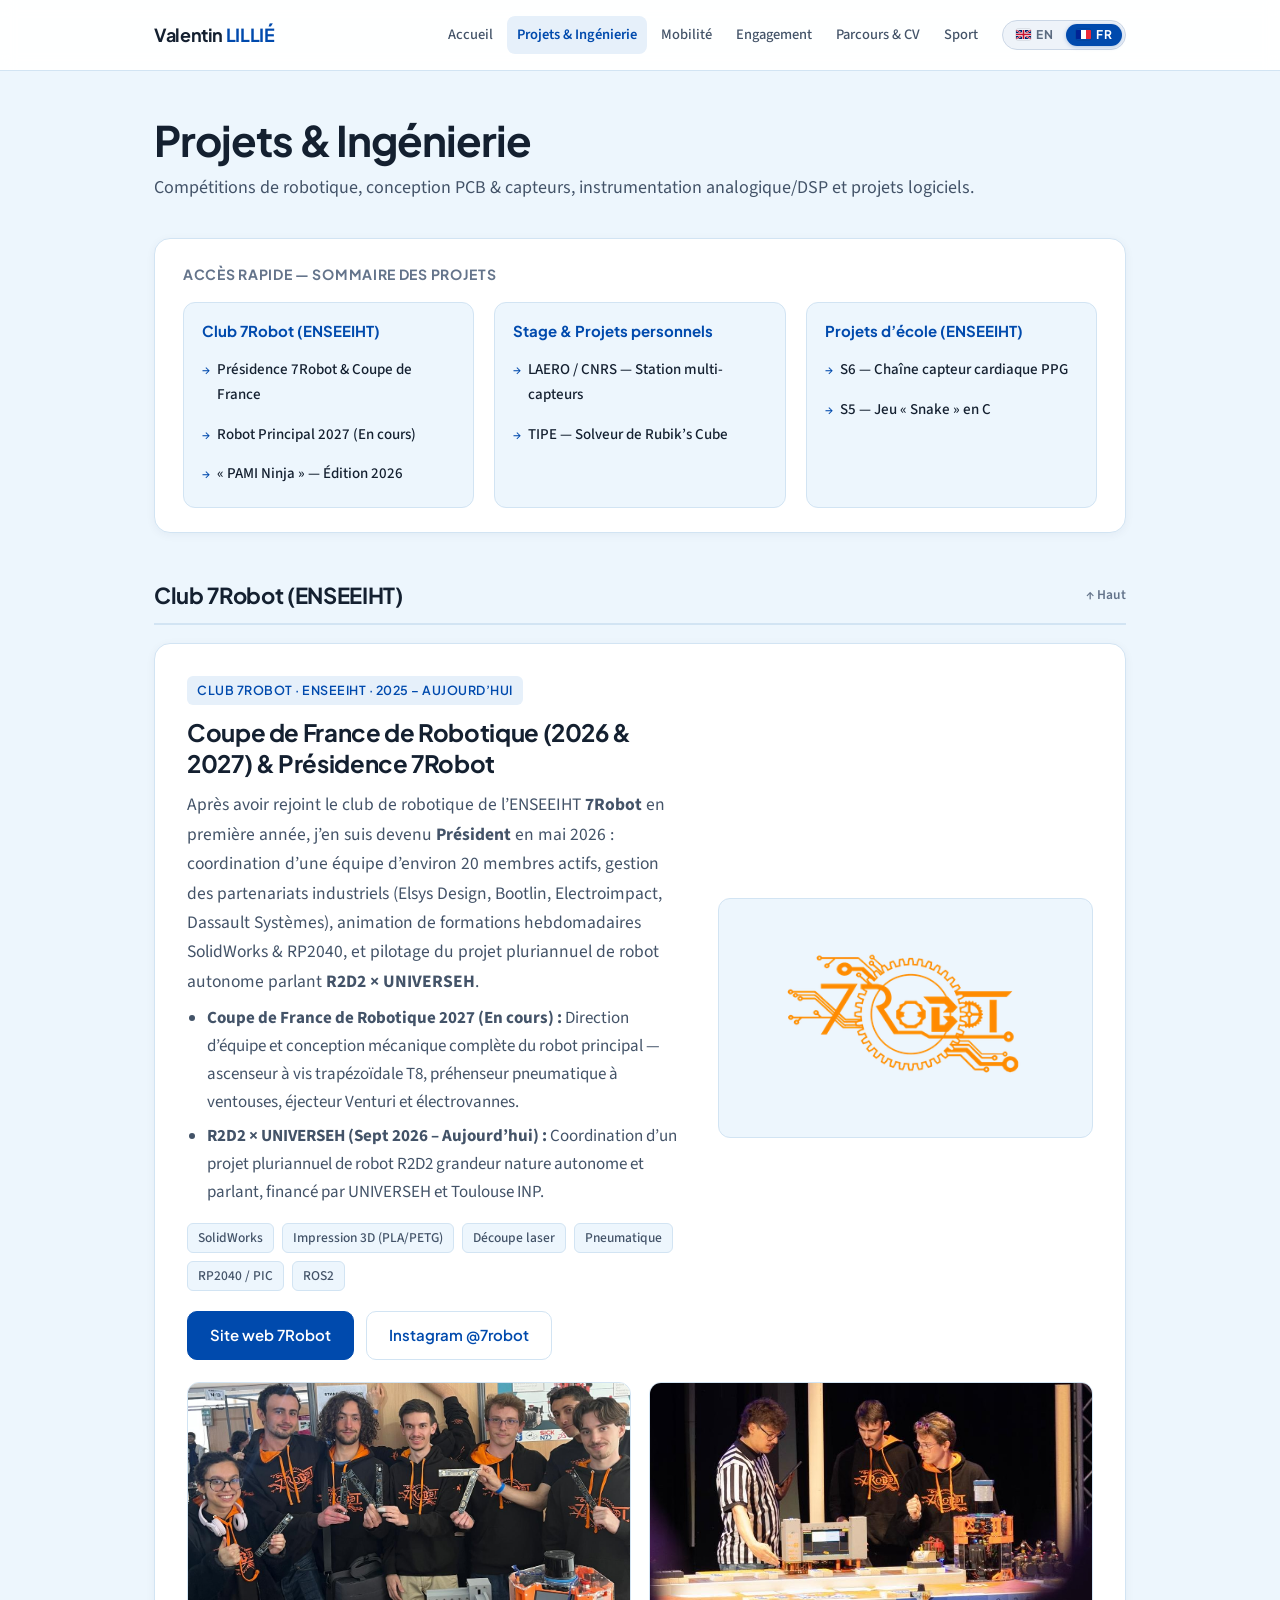
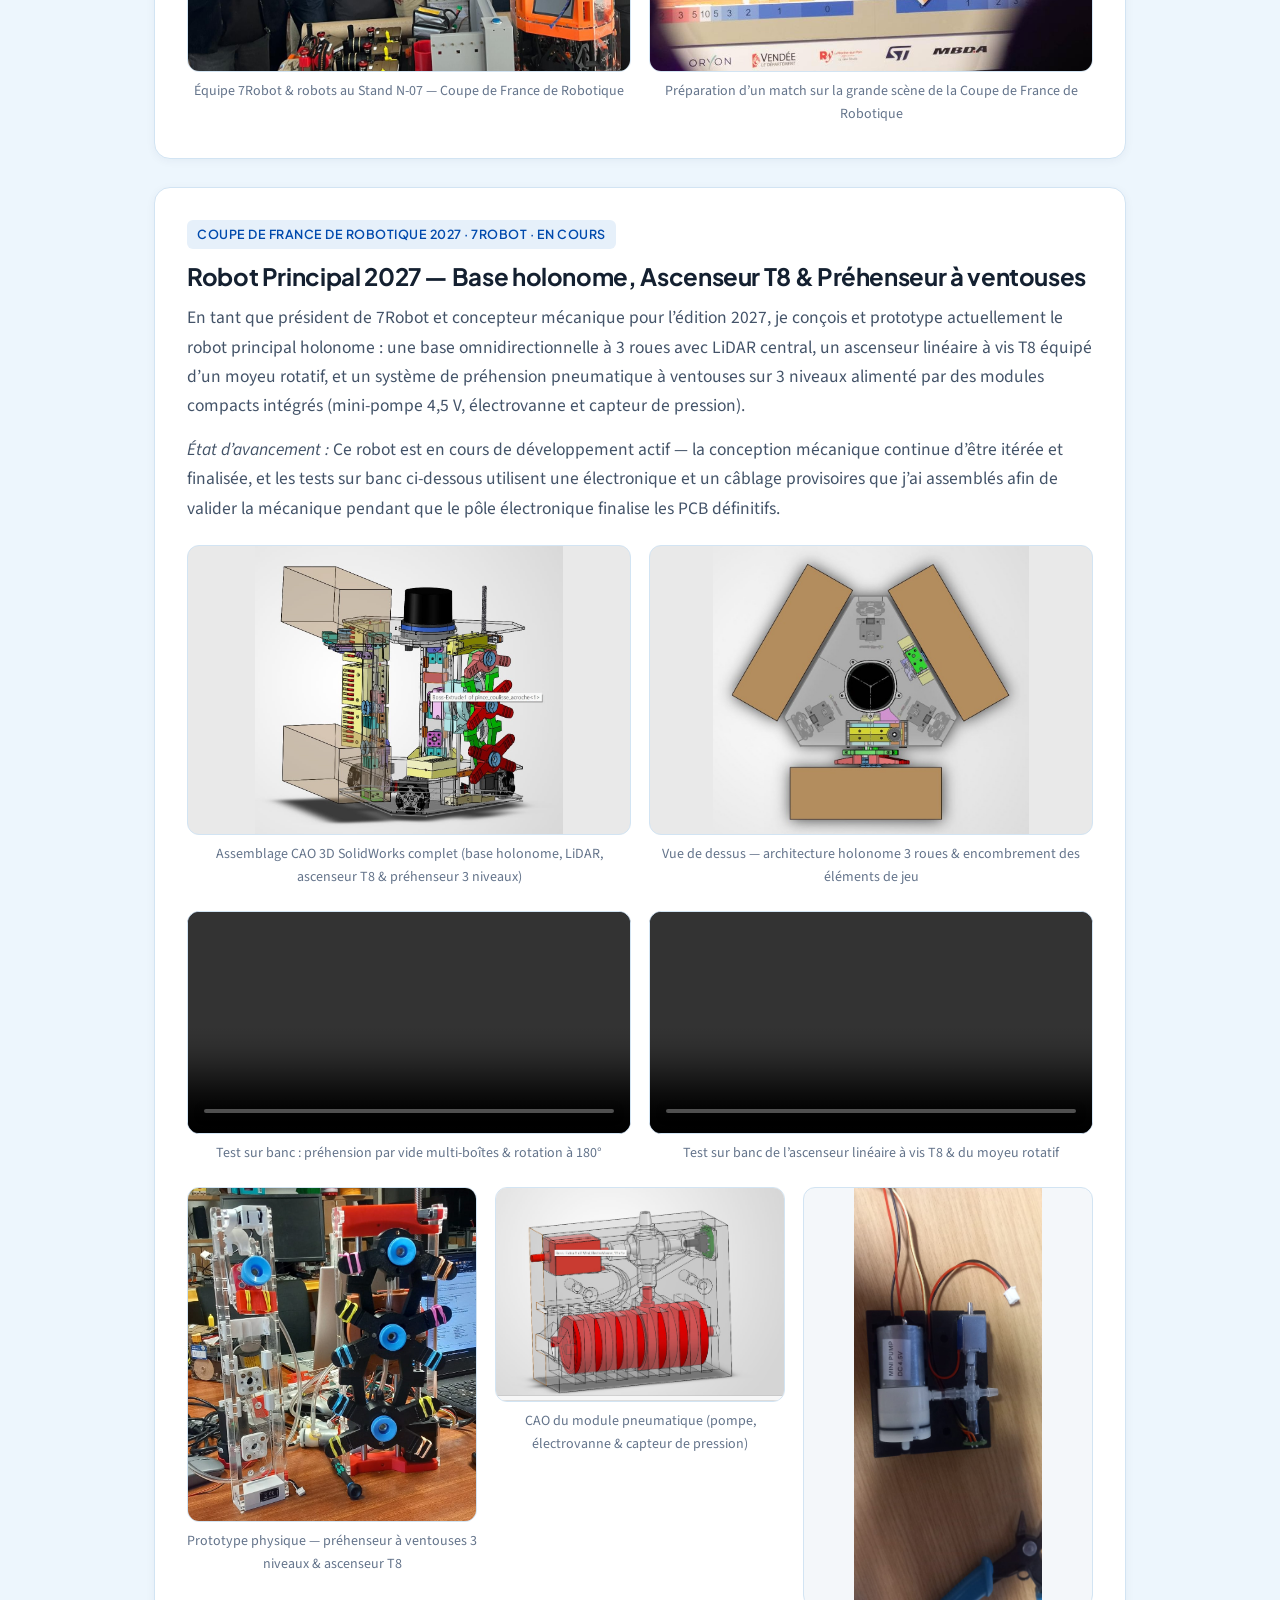
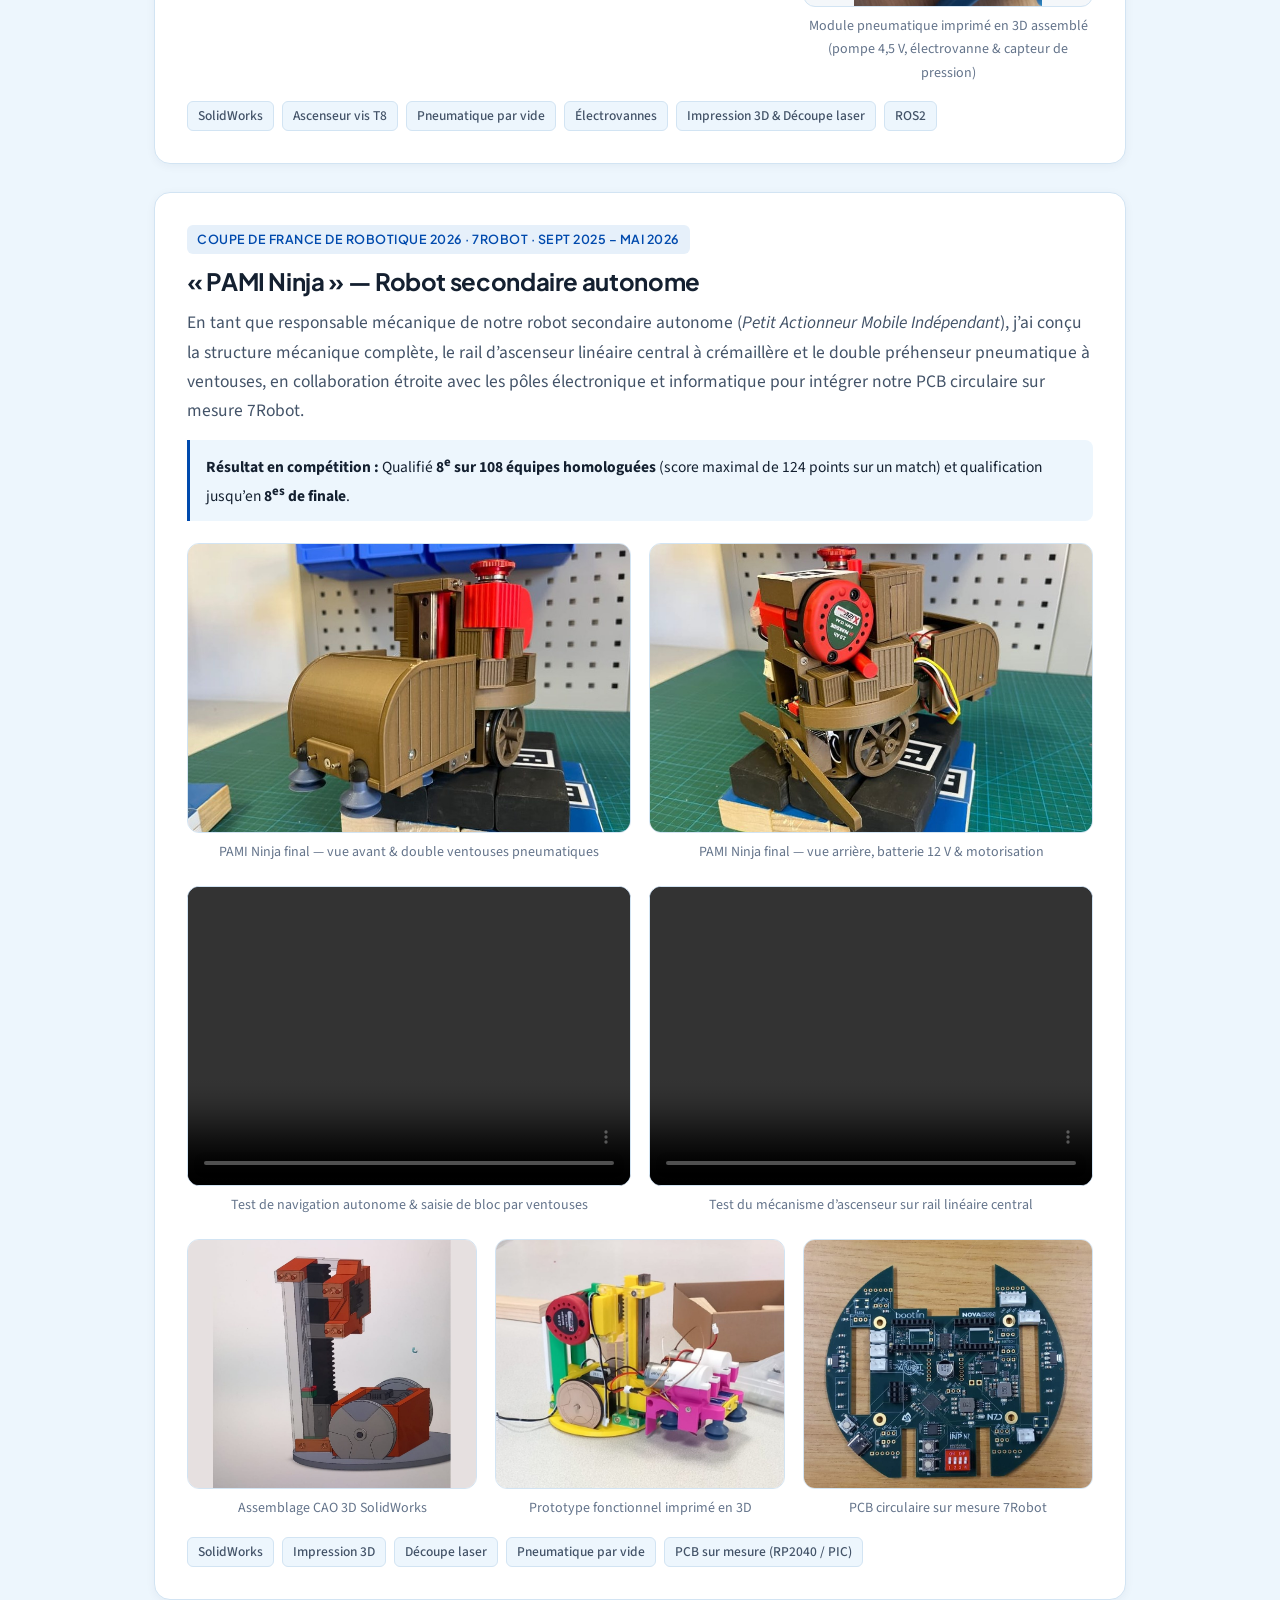
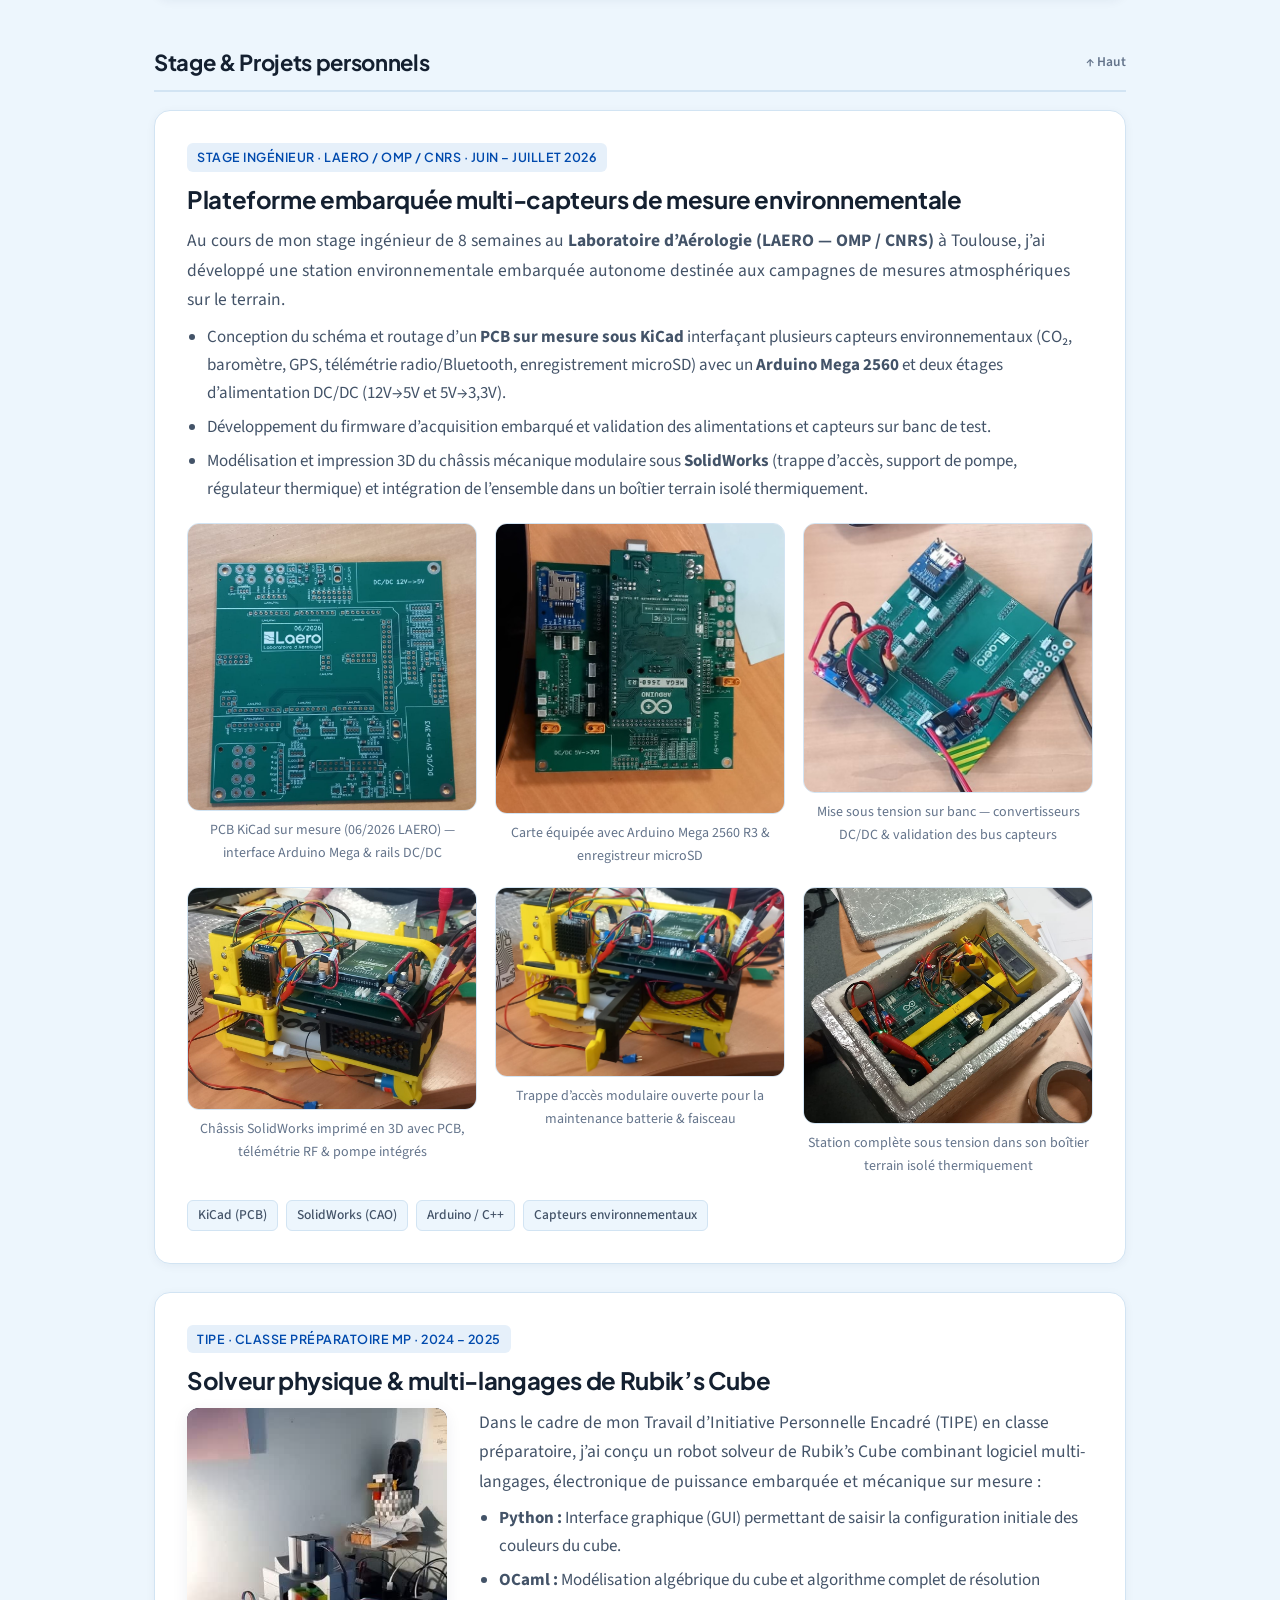
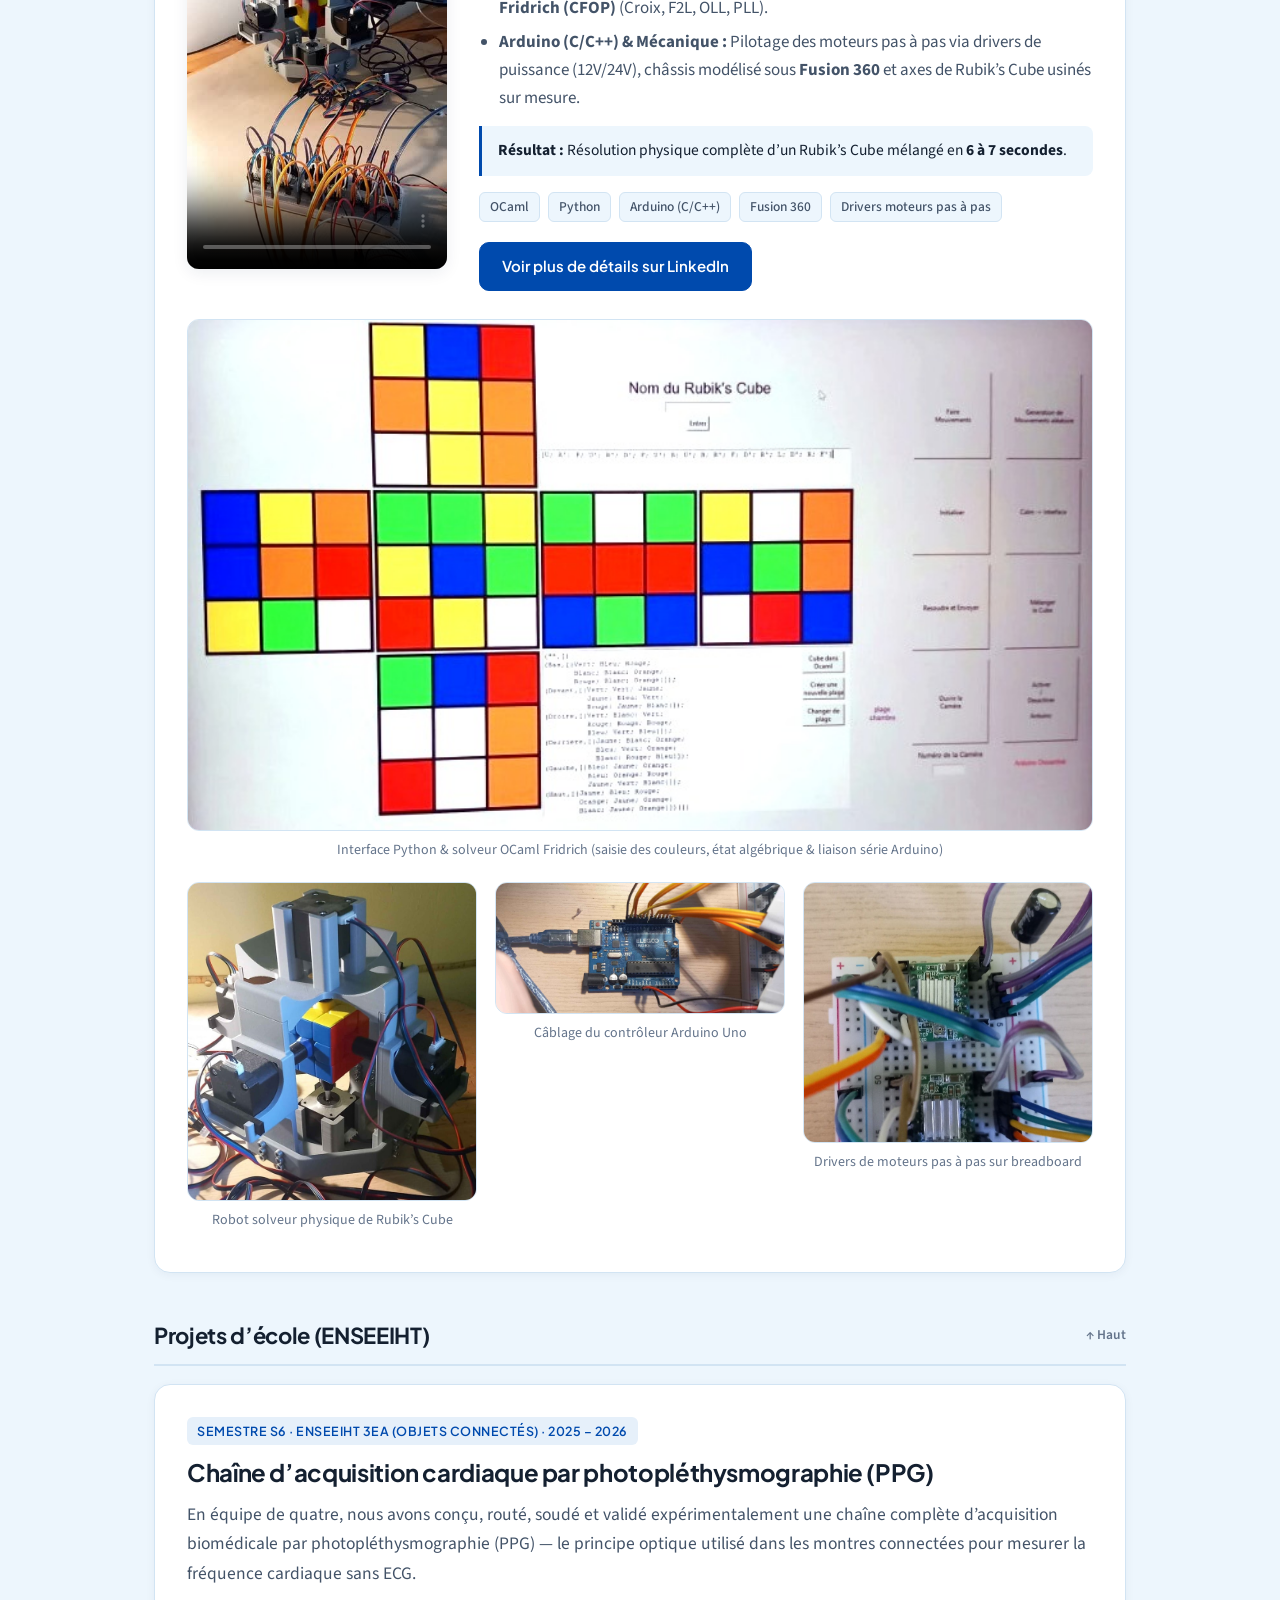
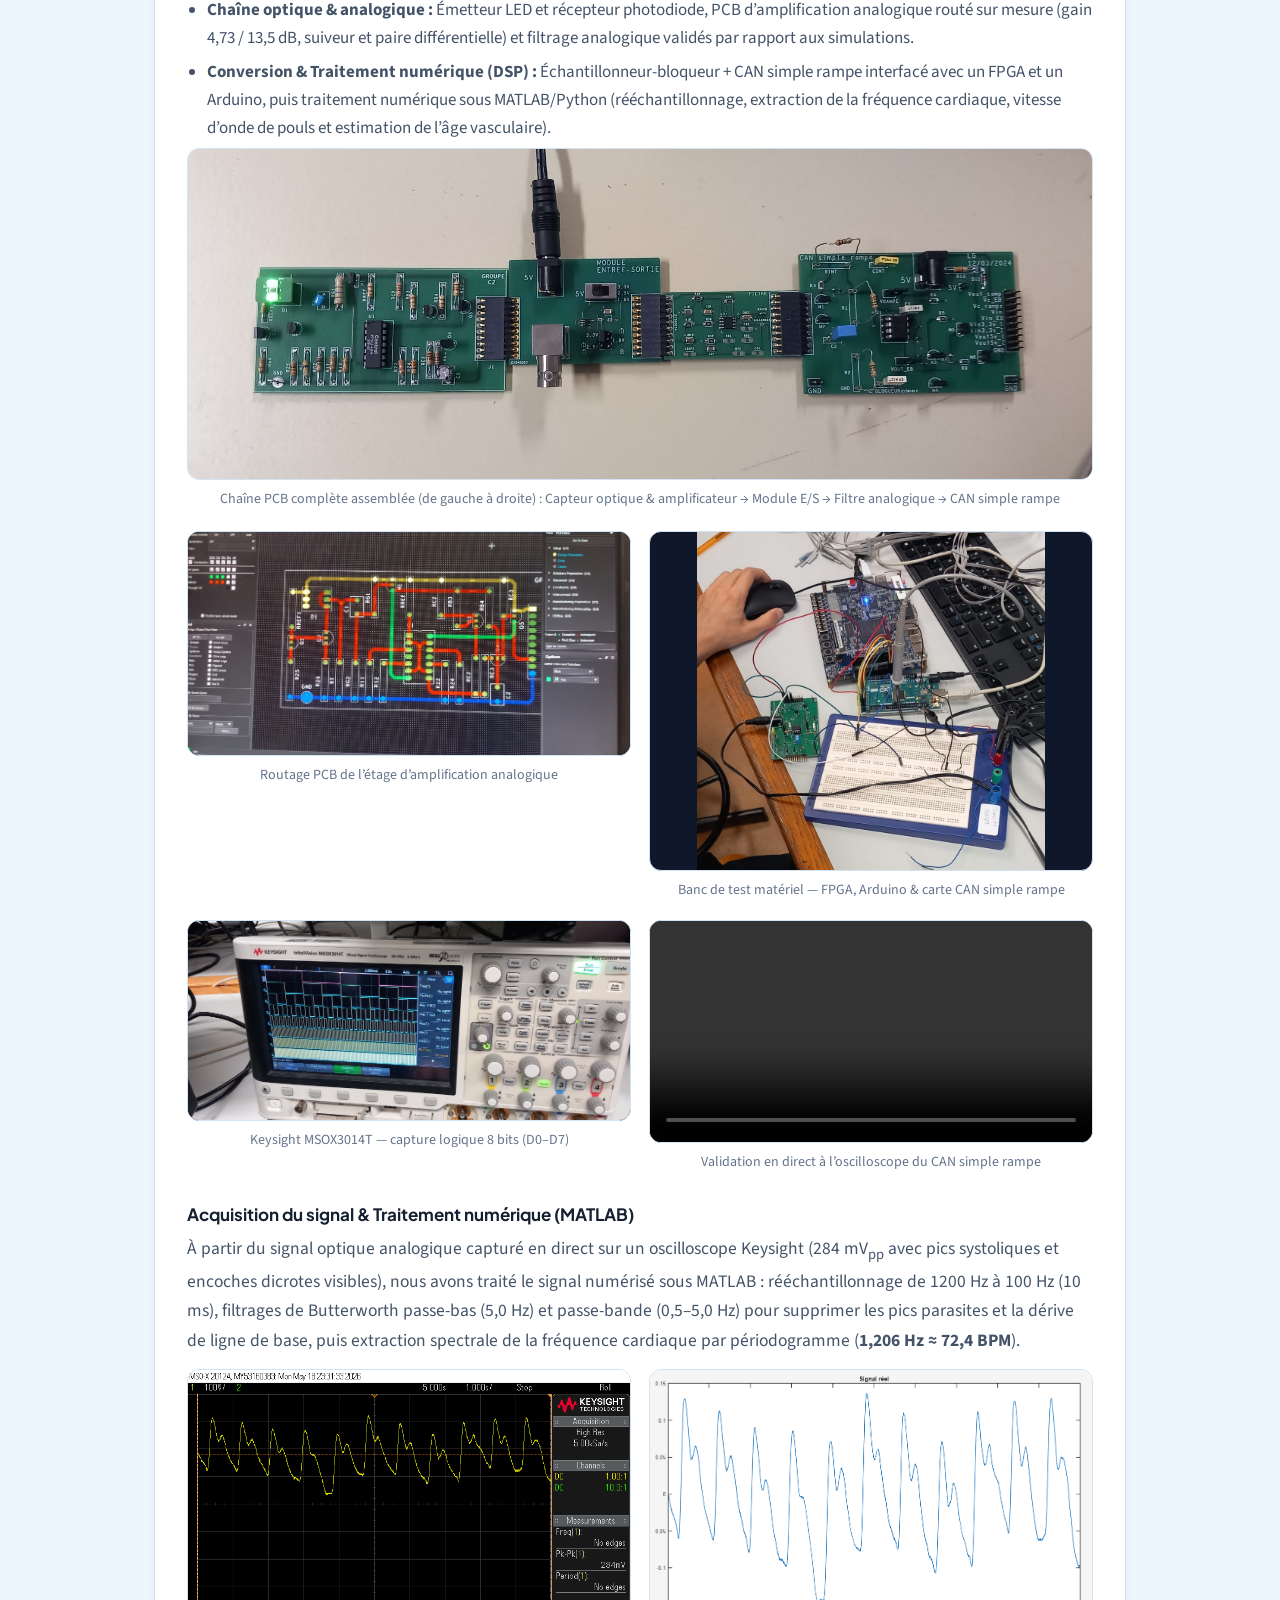
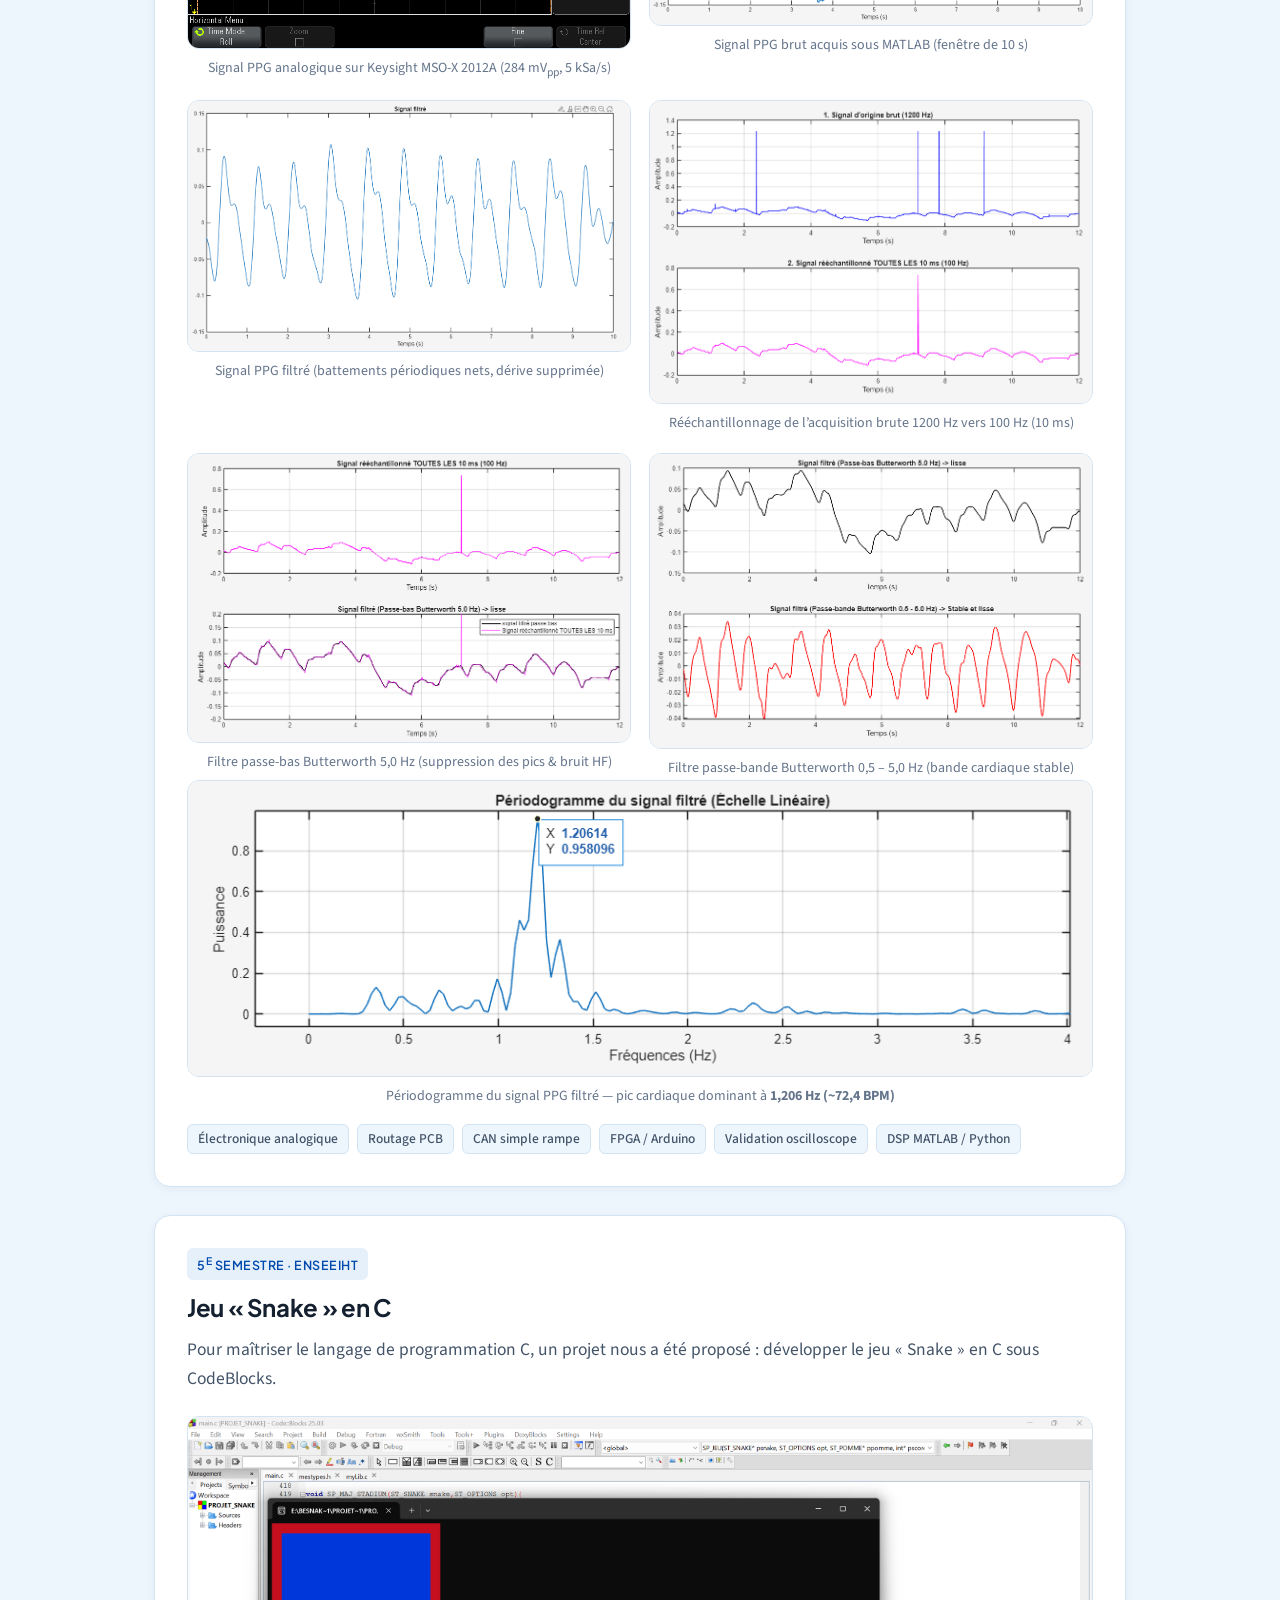
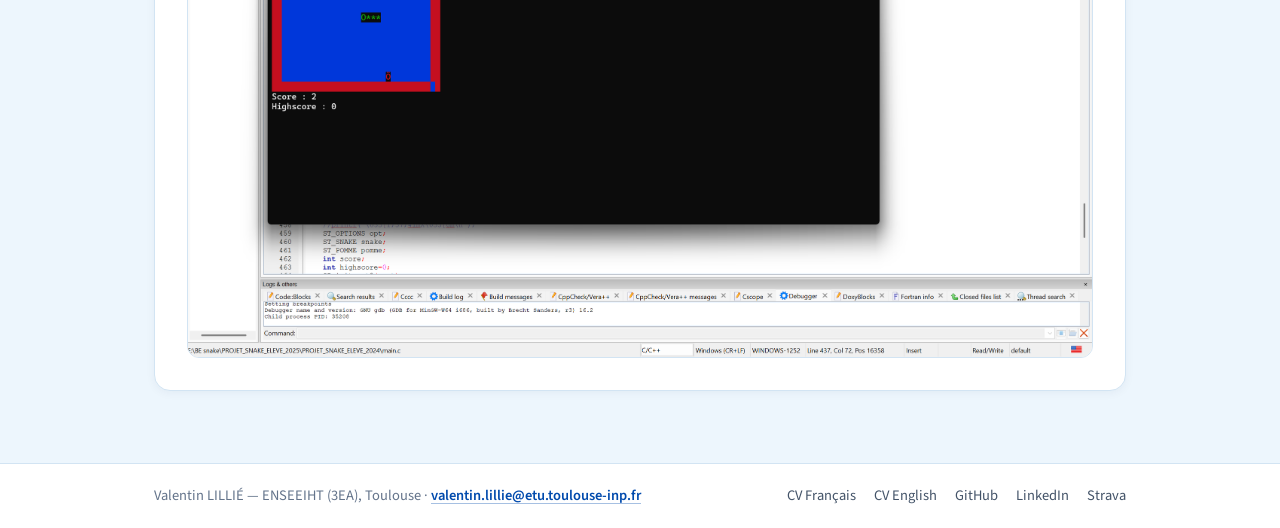
<file: fr/engineering.html>
<!DOCTYPE html>
<html lang="fr">
<head>
  <meta charset="UTF-8">
  <meta name="viewport" content="width=device-width, initial-scale=1.0">
  <title>Projets &amp; Ingénierie — Valentin LILLIÉ</title>
  <link rel="shortcut icon" href="../assets/images/2d0b56e7e51cf11036ad8734bdb67e2d.png">
  <link rel="icon" href="../assets/images/e53c4bd8da5e491d9ab09e7cf0daf874.png">
  <link rel="apple-touch-icon" href="../assets/images/725b756a69a7d4c235070e51acd85560.png">
  <link rel="preconnect" href="https://fonts.googleapis.com">
  <link rel="preconnect" href="https://fonts.gstatic.com" crossorigin>
  <link href="https://fonts.googleapis.com/css2?family=Plus+Jakarta+Sans:wght@500;600;700&family=Source+Sans+3:ital,wght@0,400;0,500;0,600;1,400&display=swap" rel="stylesheet">
  <link rel="stylesheet" href="../css/styles.css?v=2">
</head>
<body>
  <header class="site-header">
    <nav class="site-nav" aria-label="Navigation principale">
      <a class="nav-brand" href="index.html">Valentin <span>LILLIÉ</span></a>
      <div class="nav-links">
        <a class="nav-link" href="index.html">Accueil</a>
        <a class="nav-link active" href="engineering.html">Projets &amp; Ingénierie</a>
        <a class="nav-link" href="mobility.html">Mobilité</a>
        <a class="nav-link" href="sustainability.html">Engagement</a>
        <a class="nav-link" href="career.html">Parcours &amp; CV</a>
        <a class="nav-link" href="sport.html">Sport</a>
        <div class="lang-switch" role="group" aria-label="Sélecteur de langue">
          <a class="lang-option" href="../engineering.html" lang="en" hreflang="en" title="Switch to English" onclick="this.href=this.getAttribute('href').split('#')[0]+location.hash"><svg class="lang-flag" viewBox="0 0 60 36" aria-hidden="true"><rect width="60" height="36" fill="#012169"/><path d="M0,0 L60,36 M60,0 L0,36" stroke="#fff" stroke-width="7"/><path d="M0,0 L60,36 M60,0 L0,36" stroke="#C8102E" stroke-width="4"/><path d="M30,0 V36 M0,18 H60" stroke="#fff" stroke-width="11"/><path d="M30,0 V36 M0,18 H60" stroke="#C8102E" stroke-width="6.5"/></svg><span>EN</span></a>
          <span class="lang-option active" aria-current="true" title="Langue actuelle : Français"><svg class="lang-flag" viewBox="0 0 60 36" aria-hidden="true"><rect width="20" height="36" fill="#002395"/><rect x="20" width="20" height="36" fill="#fff"/><rect x="40" width="20" height="36" fill="#ED2939"/></svg><span>FR</span></span>
        </div>
      </div>
    </nav>
  </header>

  <main id="top" class="page-container">
    <div class="page-intro">
      <h1 class="page-title">Projets &amp; Ingénierie</h1>
      <p class="page-subtitle">Compétitions de robotique, conception PCB &amp; capteurs, instrumentation analogique/DSP et projets logiciels.</p>
    </div>

    <!-- Sommaire / Accès rapide -->
    <nav class="card toc-card" aria-label="Sommaire des projets">
      <p class="toc-heading">Accès rapide — Sommaire des projets</p>
      <div class="toc-grid">
        <div class="toc-group">
          <h2 class="toc-group-title">Club 7Robot (ENSEEIHT)</h2>
          <ul class="toc-list">
            <li><a href="#7robot-club">Présidence 7Robot &amp; Coupe de France</a></li>
            <li><a href="#robot-2027">Robot Principal 2027 (En cours)</a></li>
            <li><a href="#pami-ninja">« PAMI Ninja » — Édition 2026</a></li>
          </ul>
        </div>

        <div class="toc-group">
          <h2 class="toc-group-title">Stage &amp; Projets personnels</h2>
          <ul class="toc-list">
            <li><a href="#laero-internship">LAERO / CNRS — Station multi-capteurs</a></li>
            <li><a href="#rubiks-solver">TIPE — Solveur de Rubik’s Cube</a></li>
          </ul>
        </div>

        <div class="toc-group">
          <h2 class="toc-group-title">Projets d’école (ENSEEIHT)</h2>
          <ul class="toc-list">
            <li><a href="#ppg-sensor">S6 — Chaîne capteur cardiaque PPG</a></li>
            <li><a href="#snake-game">S5 — Jeu « Snake » en C</a></li>
          </ul>
        </div>
      </div>
    </nav>

    <div class="category-divider">
      <h2>Club 7Robot (ENSEEIHT)</h2>
      <a class="back-to-top" href="#top">↑ Haut</a>
    </div>

    <!-- Club 7Robot & Coupe de France de Robotique (2026 & 2027) -->
    <article id="7robot-club" class="card project-anchor">
      <div class="club-row">
        <div>
          <span class="section-label">Club 7Robot · ENSEEIHT · 2025 – Aujourd’hui</span>
          <h2 class="card-title">Coupe de France de Robotique (2026 &amp; 2027) &amp; Présidence 7Robot</h2>
          <p class="body-text">
            Après avoir rejoint le club de robotique de l’ENSEEIHT <strong>7Robot</strong> en première année, j’en suis devenu <strong>Président</strong> en mai 2026 : coordination d’une équipe d’environ 20 membres actifs, gestion des partenariats industriels (Elsys Design, Bootlin, Electroimpact, Dassault Systèmes), animation de formations hebdomadaires SolidWorks &amp; RP2040, et pilotage du projet pluriannuel de robot autonome parlant <strong>R2D2 × UNIVERSEH</strong>.
          </p>

          <ul class="clean-list">
            <li><strong>Coupe de France de Robotique 2027 (En cours) :</strong> Direction d’équipe et conception mécanique complète du robot principal — ascenseur à vis trapézoïdale T8, préhenseur pneumatique à ventouses, éjecteur Venturi et électrovannes.</li>
            <li><strong>R2D2 × UNIVERSEH (Sept 2026 – Aujourd’hui) :</strong> Coordination d’un projet pluriannuel de robot R2D2 grandeur nature autonome et parlant, financé par UNIVERSEH et Toulouse INP.</li>
          </ul>

          <div class="tech-tags">
            <span class="tech-tag">SolidWorks</span>
            <span class="tech-tag">Impression 3D (PLA/PETG)</span>
            <span class="tech-tag">Découpe laser</span>
            <span class="tech-tag">Pneumatique</span>
            <span class="tech-tag">RP2040 / PIC</span>
            <span class="tech-tag">ROS2</span>
          </div>

          <div class="hero-actions" style="margin-top: 20px;">
            <a class="btn btn-primary" href="https://7robot.framer.website/" target="_blank" rel="noopener noreferrer">Site web 7Robot</a>
            <a class="btn btn-outline" href="https://www.instagram.com/7robot?utm_source=ig_web_button_share_sheet&igsh=ZDNlZDc0MzIxNw==" target="_blank" rel="noopener noreferrer">Instagram @7robot</a>
          </div>
        </div>

        <a
          class="robot-logo-box"
          href="https://7robot.framer.website/"
          target="_blank"
          rel="noopener noreferrer"
          aria-label="Site web du club 7Robot"
        >
          <img src="../assets/media/75c66b3ec0baae6c6052f64a9cd4f3c2.png" alt="Logo du club 7Robot">
        </a>
      </div>

      <div class="ninja-hero-grid" style="margin-bottom: 0;">
        <figure class="media-figure">
          <img src="../assets/media/7robot/7robot-team-stand.jpg" alt="Équipe 7Robot au Stand N-07 avec le robot principal et les PAMIs à la Coupe de France de Robotique">
          <figcaption>Équipe 7Robot &amp; robots au Stand N-07 — Coupe de France de Robotique</figcaption>
        </figure>
        <figure class="media-figure">
          <img src="../assets/media/7robot/7robot-stage-match.jpg" alt="Équipe 7Robot préparant les robots sur la grande scène de compétition avec l’arbitre">
          <figcaption>Préparation d’un match sur la grande scène de la Coupe de France de Robotique</figcaption>
        </figure>
      </div>
    </article>

    <!-- Coupe de France de Robotique 2027 — Robot Principal -->
    <article id="robot-2027" class="card project-anchor">
      <span class="section-label">Coupe de France de Robotique 2027 · 7Robot · En cours</span>
      <h2 class="card-title">Robot Principal 2027 — Base holonome, Ascenseur T8 &amp; Préhenseur à ventouses</h2>
      <p class="body-text">
        En tant que président de 7Robot et concepteur mécanique pour l’édition 2027, je conçois et prototype actuellement le robot principal holonome : une base omnidirectionnelle à 3 roues avec LiDAR central, un ascenseur linéaire à vis T8 équipé d’un moyeu rotatif, et un système de préhension pneumatique à ventouses sur 3 niveaux alimenté par des modules compacts intégrés (mini-pompe 4,5 V, électrovanne et capteur de pression).
      </p>
      <p class="body-text">
        <em>État d’avancement :</em> Ce robot est en cours de développement actif — la conception mécanique continue d’être itérée et finalisée, et les tests sur banc ci-dessous utilisent une électronique et un câblage provisoires que j’ai assemblés afin de valider la mécanique pendant que le pôle électronique finalise les PCB définitifs.
      </p>

      <div class="ninja-hero-grid">
        <figure class="media-figure">
          <img class="cad-img" src="../assets/media/robot2027/robot2027-cad-full.jpg" alt="Assemblage CAO 3D SolidWorks complet du robot principal 2027">
          <figcaption>Assemblage CAO 3D SolidWorks complet (base holonome, LiDAR, ascenseur T8 &amp; préhenseur 3 niveaux)</figcaption>
        </figure>
        <figure class="media-figure">
          <img class="cad-img" src="../assets/media/robot2027/robot2027-cad-top.jpg" alt="Vue de dessus SolidWorks de la base holonome triangulaire">
          <figcaption>Vue de dessus — architecture holonome 3 roues &amp; encombrement des éléments de jeu</figcaption>
        </figure>
      </div>

      <div class="ninja-videos-grid">
        <figure class="media-figure">
          <video
            class="robot2027-video"
            controls
            playsinline
            preload="metadata"
          >
            <source src="../assets/video/robot2027/robot2027-lift-rotate.mp4" type="video/mp4">
            Votre navigateur ne prend pas en charge la lecture vidéo HTML5.
          </video>
          <figcaption>Test sur banc : préhension par vide multi-boîtes &amp; rotation à 180°</figcaption>
        </figure>

        <figure class="media-figure">
          <video
            class="robot2027-video"
            controls
            playsinline
            preload="metadata"
          >
            <source src="../assets/video/robot2027/robot2027-elevator-rotation.mp4" type="video/mp4">
            Votre navigateur ne prend pas en charge la lecture vidéo HTML5.
          </video>
          <figcaption>Test sur banc de l’ascenseur linéaire à vis T8 &amp; du moyeu rotatif</figcaption>
        </figure>
      </div>

      <div class="robot2027-build-gallery">
        <figure class="media-figure">
          <img src="../assets/media/robot2027/robot2027-gripper-proto.jpg" alt="Prototype physique du préhenseur à ventouses 3 niveaux et de l’ascenseur T8">
          <figcaption>Prototype physique — préhenseur à ventouses 3 niveaux &amp; ascenseur T8</figcaption>
        </figure>
        <figure class="media-figure">
          <img class="cad-img" src="../assets/media/robot2027/robot2027-pneumatic-cad.jpg" alt="CAO SolidWorks du module pneumatique compact avec pompe, électrovanne et capteur de pression">
          <figcaption>CAO du module pneumatique (pompe, électrovanne &amp; capteur de pression)</figcaption>
        </figure>
        <figure class="media-figure">
          <img src="../assets/media/robot2027/robot2027-pneumatic-real.jpg" alt="Module pneumatique imprimé en 3D avec mini-pompe 4,5V, électrovanne et capteur de pression">
          <figcaption>Module pneumatique imprimé en 3D assemblé (pompe 4,5 V, électrovanne &amp; capteur de pression)</figcaption>
        </figure>
      </div>

      <div class="tech-tags">
        <span class="tech-tag">SolidWorks</span>
        <span class="tech-tag">Ascenseur vis T8</span>
        <span class="tech-tag">Pneumatique par vide</span>
        <span class="tech-tag">Électrovannes</span>
        <span class="tech-tag">Impression 3D &amp; Découpe laser</span>
        <span class="tech-tag">ROS2</span>
      </div>
    </article>

    <!-- PAMI Ninja — Coupe de France de Robotique 2026 -->
    <article id="pami-ninja" class="card project-anchor">
      <span class="section-label">Coupe de France de Robotique 2026 · 7Robot · Sept 2025 – Mai 2026</span>
      <h2 class="card-title">« PAMI Ninja » — Robot secondaire autonome</h2>
      <p class="body-text">
        En tant que responsable mécanique de notre robot secondaire autonome (<em>Petit Actionneur Mobile Indépendant</em>), j’ai conçu la structure mécanique complète, le rail d’ascenseur linéaire central à crémaillère et le double préhenseur pneumatique à ventouses, en collaboration étroite avec les pôles électronique et informatique pour intégrer notre PCB circulaire sur mesure 7Robot.
      </p>

      <div class="result-highlight">
        <strong>Résultat en compétition :</strong> Qualifié <strong>8<sup>e</sup> sur 108 équipes homologuées</strong> (score maximal de 124 points sur un match) et qualification jusqu’en <strong>8<sup>es</sup> de finale</strong>.
      </div>

      <div class="ninja-hero-grid">
        <figure class="media-figure">
          <img src="../assets/media/ninja/ninja-final-front.jpg" alt="PAMI Ninja finalisé — vue avant avec double ventouses">
          <figcaption>PAMI Ninja final — vue avant &amp; double ventouses pneumatiques</figcaption>
        </figure>
        <figure class="media-figure">
          <img src="../assets/media/ninja/ninja-final-rear.jpg" alt="PAMI Ninja finalisé — vue arrière avec batterie 12V et roues motrices">
          <figcaption>PAMI Ninja final — vue arrière, batterie 12 V &amp; motorisation</figcaption>
        </figure>
      </div>

      <div class="ninja-videos-grid">
        <figure class="media-figure">
          <video
            class="ninja-video ninja-video--pickup"
            controls
            playsinline
            preload="metadata"
          >
            <source src="../assets/video/ninja/ninja-autonomous-pickup.mp4" type="video/mp4">
            Votre navigateur ne prend pas en charge la lecture vidéo HTML5.
          </video>
          <figcaption>Test de navigation autonome &amp; saisie de bloc par ventouses</figcaption>
        </figure>

        <figure class="media-figure">
          <video
            class="ninja-video"
            controls
            playsinline
            preload="metadata"
          >
            <source src="../assets/video/ninja/ninja-elevator-test.mp4" type="video/mp4">
            Votre navigateur ne prend pas en charge la lecture vidéo HTML5.
          </video>
          <figcaption>Test du mécanisme d’ascenseur sur rail linéaire central</figcaption>
        </figure>
      </div>

      <div class="ninja-build-gallery">
        <figure class="media-figure">
          <img src="../assets/media/ninja/ninja-cad.jpg" alt="Assemblage CAO 3D SolidWorks du PAMI Ninja">
          <figcaption>Assemblage CAO 3D SolidWorks</figcaption>
        </figure>
        <figure class="media-figure">
          <img src="../assets/media/ninja/ninja-prototype.jpg" alt="Prototype fonctionnel imprimé en 3D du PAMI Ninja avec pompes à vide">
          <figcaption>Prototype fonctionnel imprimé en 3D</figcaption>
        </figure>
        <figure class="media-figure">
          <img src="../assets/media/ninja/ninja-pcb.jpg" alt="PCB circulaire sur mesure 7Robot pour le PAMI Ninja">
          <figcaption>PCB circulaire sur mesure 7Robot</figcaption>
        </figure>
      </div>

      <div class="tech-tags">
        <span class="tech-tag">SolidWorks</span>
        <span class="tech-tag">Impression 3D</span>
        <span class="tech-tag">Découpe laser</span>
        <span class="tech-tag">Pneumatique par vide</span>
        <span class="tech-tag">PCB sur mesure (RP2040 / PIC)</span>
      </div>
    </article>

    <div class="category-divider">
      <h2>Stage &amp; Projets personnels</h2>
      <a class="back-to-top" href="#top">↑ Haut</a>
    </div>

    <!-- Stage LAERO / CNRS -->
    <article id="laero-internship" class="card project-anchor">
      <span class="section-label">Stage ingénieur · LAERO / OMP / CNRS · Juin – Juillet 2026</span>
      <h2 class="card-title">Plateforme embarquée multi-capteurs de mesure environnementale</h2>
      <p class="body-text">
        Au cours de mon stage ingénieur de 8 semaines au <strong>Laboratoire d’Aérologie (LAERO — OMP / CNRS)</strong> à Toulouse, j’ai développé une station environnementale embarquée autonome destinée aux campagnes de mesures atmosphériques sur le terrain.
      </p>
      <ul class="clean-list">
        <li>Conception du schéma et routage d’un <strong>PCB sur mesure sous KiCad</strong> interfaçant plusieurs capteurs environnementaux (CO₂, baromètre, GPS, télémétrie radio/Bluetooth, enregistrement microSD) avec un <strong>Arduino Mega 2560</strong> et deux étages d’alimentation DC/DC (12V→5V et 5V→3,3V).</li>
        <li>Développement du firmware d’acquisition embarqué et validation des alimentations et capteurs sur banc de test.</li>
        <li>Modélisation et impression 3D du châssis mécanique modulaire sous <strong>SolidWorks</strong> (trappe d’accès, support de pompe, régulateur thermique) et intégration de l’ensemble dans un boîtier terrain isolé thermiquement.</li>
      </ul>

      <div class="robot2027-build-gallery" style="margin-top: 20px;">
        <figure class="media-figure">
          <img
            src="../assets/media/laero/laero-pcb-bare.jpg?v=2"
            alt="PCB KiCad vert sur mesure fabriqué pour le LAERO (06/2026) avec étages DC/DC et connecteurs capteurs/télémétrie"
          >
          <figcaption>PCB KiCad sur mesure (06/2026 LAERO) — interface Arduino Mega &amp; rails DC/DC</figcaption>
        </figure>
        <figure class="media-figure">
          <img
            src="../assets/media/laero/laero-pcb-mega.jpg?v=2"
            alt="PCB LAERO équipé avec Arduino Mega 2560 R3, module microSD et connecteurs d’alimentation XT30"
          >
          <figcaption>Carte équipée avec Arduino Mega 2560 R3 &amp; enregistreur microSD</figcaption>
        </figure>
        <figure class="media-figure">
          <img
            src="../assets/media/laero/laero-pcb-power-test.jpg?v=2"
            alt="Test de mise sous tension sur banc du PCB LAERO avec convertisseurs DC/DC et régulateur thermique"
          >
          <figcaption>Mise sous tension sur banc — convertisseurs DC/DC &amp; validation des bus capteurs</figcaption>
        </figure>
      </div>

      <div class="robot2027-build-gallery" style="margin-top: 18px;">
        <figure class="media-figure">
          <img
            src="../assets/media/laero/laero-chassis-assembled.jpg?v=2"
            alt="Châssis mécanique imprimé en 3D intégrant le PCB LAERO, l’Arduino Mega, le module RF et la pompe d’échantillonnage"
          >
          <figcaption>Châssis SolidWorks imprimé en 3D avec PCB, télémétrie RF &amp; pompe intégrés</figcaption>
        </figure>
        <figure class="media-figure">
          <img
            src="../assets/media/laero/laero-chassis-open.jpg?v=2"
            alt="Châssis LAERO imprimé en 3D avec la trappe latérale ouverte montrant le compartiment câblage"
          >
          <figcaption>Trappe d’accès modulaire ouverte pour la maintenance batterie &amp; faisceau</figcaption>
        </figure>
        <figure class="media-figure">
          <img
            src="../assets/media/laero/laero-insulated-enclosure.jpg?v=2"
            alt="Station de mesure environnementale LAERO complète sous tension dans son boîtier terrain isolé"
          >
          <figcaption>Station complète sous tension dans son boîtier terrain isolé thermiquement</figcaption>
        </figure>
      </div>

      <div class="tech-tags" style="margin-top: 22px;">
        <span class="tech-tag">KiCad (PCB)</span>
        <span class="tech-tag">SolidWorks (CAO)</span>
        <span class="tech-tag">Arduino / C++</span>
        <span class="tech-tag">Capteurs environnementaux</span>
      </div>
    </article>

    <!-- TIPE Solveur de Rubik's Cube -->
    <article id="rubiks-solver" class="card project-anchor">
      <span class="section-label">TIPE · Classe Préparatoire MP · 2024 – 2025</span>
      <h2 class="card-title">Solveur physique &amp; multi-langages de Rubik’s Cube</h2>

      <div class="tipe-top">
        <video
          class="tipe-video"
          controls
          playsinline
          preload="metadata"
          poster="../assets/video/0e0eb8af32845c9bf2114b96b6611c6b.jpg"
        >
          <source src="../assets/video/ab96f104a7a527b538cda668b3b6822e.mp4" type="video/mp4">
          Votre navigateur ne prend pas en charge la lecture vidéo HTML5.
        </video>

        <div>
          <p class="body-text">
            Dans le cadre de mon Travail d’Initiative Personnelle Encadré (TIPE) en classe préparatoire, j’ai conçu un robot solveur de Rubik’s Cube combinant logiciel multi-langages, électronique de puissance embarquée et mécanique sur mesure :
          </p>
          <ul class="clean-list">
            <li><strong>Python :</strong> Interface graphique (GUI) permettant de saisir la configuration initiale des couleurs du cube.</li>
            <li><strong>OCaml :</strong> Modélisation algébrique du cube et algorithme complet de résolution <strong>Fridrich (CFOP)</strong> (Croix, F2L, OLL, PLL).</li>
            <li><strong>Arduino (C/C++) &amp; Mécanique :</strong> Pilotage des moteurs pas à pas via drivers de puissance (12V/24V), châssis modélisé sous <strong>Fusion 360</strong> et axes de Rubik’s Cube usinés sur mesure.</li>
          </ul>

          <div class="result-highlight">
            <strong>Résultat :</strong> Résolution physique complète d’un Rubik’s Cube mélangé en <strong>6 à 7 secondes</strong>.
          </div>

          <div class="tech-tags">
            <span class="tech-tag">OCaml</span>
            <span class="tech-tag">Python</span>
            <span class="tech-tag">Arduino (C/C++)</span>
            <span class="tech-tag">Fusion 360</span>
            <span class="tech-tag">Drivers moteurs pas à pas</span>
          </div>

          <div style="margin-top: 20px;">
            <a
              class="btn btn-primary"
              href="https://www.linkedin.com/feed/update/urn:li:activity:7375602947860168704/"
              target="_blank"
              rel="noopener noreferrer"
            >
              Voir plus de détails sur LinkedIn
            </a>
          </div>
        </div>
      </div>

      <figure class="media-figure tipe-gui-figure">
        <img src="../assets/media/rubiks-gui.jpg" alt="Interface graphique Python et solveur OCaml pour le Rubik's Cube">
        <figcaption>Interface Python &amp; solveur OCaml Fridrich (saisie des couleurs, état algébrique &amp; liaison série Arduino)</figcaption>
      </figure>

      <div class="tipe-gallery">
        <figure class="media-figure">
          <img src="../assets/media/29b89e0a0611969062436884e0930121.jpg" alt="Robot solveur physique de Rubik's Cube">
          <figcaption>Robot solveur physique de Rubik’s Cube</figcaption>
        </figure>
        <figure class="media-figure">
          <img src="../assets/media/7bdba4a52d27d2e549689b95aa1a81dc.jpg" alt="Câblage de la carte Arduino Uno">
          <figcaption>Câblage du contrôleur Arduino Uno</figcaption>
        </figure>
        <figure class="media-figure">
          <img src="../assets/media/a71ea84ed1a847a8adab698020aaf1ce.jpg" alt="Drivers de moteurs pas à pas sur plaque d'essai">
          <figcaption>Drivers de moteurs pas à pas sur breadboard</figcaption>
        </figure>
      </div>
    </article>

    <div class="category-divider">
      <h2>Projets d’école (ENSEEIHT)</h2>
      <a class="back-to-top" href="#top">↑ Haut</a>
    </div>

    <!-- Capteur biomédical PPG -->
    <article id="ppg-sensor" class="card project-anchor">
      <span class="section-label">Semestre S6 · ENSEEIHT 3EA (Objets Connectés) · 2025 – 2026</span>
      <h2 class="card-title">Chaîne d’acquisition cardiaque par photopléthysmographie (PPG)</h2>
      <p class="body-text">
        En équipe de quatre, nous avons conçu, routé, soudé et validé expérimentalement une chaîne complète d’acquisition biomédicale par photopléthysmographie (PPG) — le principe optique utilisé dans les montres connectées pour mesurer la fréquence cardiaque sans ECG.
      </p>
      <ul class="clean-list">
        <li><strong>Chaîne optique &amp; analogique :</strong> Émetteur LED et récepteur photodiode, PCB d’amplification analogique routé sur mesure (gain 4,73 / 13,5 dB, suiveur et paire différentielle) et filtrage analogique validés par rapport aux simulations.</li>
        <li><strong>Conversion &amp; Traitement numérique (DSP) :</strong> Échantillonneur-bloqueur + CAN simple rampe interfacé avec un FPGA et un Arduino, puis traitement numérique sous MATLAB/Python (rééchantillonnage, extraction de la fréquence cardiaque, vitesse d’onde de pouls et estimation de l’âge vasculaire).</li>
      </ul>

      <figure class="media-figure tipe-gui-figure">
        <img src="../assets/media/ppg/ppg-full-chain.jpg" alt="Chaîne PCB PPG complète : capteur optique et amplificateur, module E/S, filtre analogique et CAN simple rampe">
        <figcaption>Chaîne PCB complète assemblée (de gauche à droite) : Capteur optique &amp; amplificateur → Module E/S → Filtre analogique → CAN simple rampe</figcaption>
      </figure>

      <div class="ppg-media-grid">
        <figure class="media-figure">
          <img src="../assets/media/ppg/ppg-amp-routing.jpg" alt="Routage PCB de l’étage amplificateur analogique sous Cadence PCB Editor">
          <figcaption>Routage PCB de l’étage d’amplification analogique</figcaption>
        </figure>
        <figure class="media-figure">
          <img src="../assets/media/ppg/ppg-test-bench.jpg" alt="Banc de test matériel avec carte FPGA, Arduino, breadboard et PCB CAN simple rampe">
          <figcaption>Banc de test matériel — FPGA, Arduino &amp; carte CAN simple rampe</figcaption>
        </figure>
        <figure class="media-figure">
          <img src="../assets/media/ppg/ppg-oscilloscope-digital.jpg" alt="Oscilloscope mixte Keysight affichant les sorties numériques 8 bits D0 à D7">
          <figcaption>Keysight MSOX3014T — capture logique 8 bits (D0–D7)</figcaption>
        </figure>
        <figure class="media-figure">
          <video controls playsinline preload="metadata">
            <source src="../assets/video/ppg/ppg-adc-test.mp4" type="video/mp4">
            Votre navigateur ne prend pas en charge la lecture vidéo HTML5.
          </video>
          <figcaption>Validation en direct à l’oscilloscope du CAN simple rampe</figcaption>
        </figure>
      </div>

      <h3 class="ppg-subsection-title">Acquisition du signal &amp; Traitement numérique (MATLAB)</h3>
      <p class="body-text">
        À partir du signal optique analogique capturé en direct sur un oscilloscope Keysight (284 mV<sub>pp</sub> avec pics systoliques et encoches dicrotes visibles), nous avons traité le signal numérisé sous MATLAB : rééchantillonnage de 1200 Hz à 100 Hz (10 ms), filtrages de Butterworth passe-bas (5,0 Hz) et passe-bande (0,5–5,0 Hz) pour supprimer les pics parasites et la dérive de ligne de base, puis extraction spectrale de la fréquence cardiaque par périodogramme (<strong>1,206 Hz ≈ 72,4 BPM</strong>).
      </p>

      <div class="ppg-plots-grid">
        <figure class="media-figure">
          <img src="../assets/media/ppg/ppg-scope-waveform.png" alt="Capture oscilloscope Keysight MSO-X 2012A du signal PPG analogique (284 mV crête à crête)">
          <figcaption>Signal PPG analogique sur Keysight MSO-X 2012A (284 mV<sub>pp</sub>, 5 kSa/s)</figcaption>
        </figure>
        <figure class="media-figure">
          <img src="../assets/media/ppg/ppg-raw-signal.png" alt="Signal PPG brut acquis sous MATLAB sur 10 secondes">
          <figcaption>Signal PPG brut acquis sous MATLAB (fenêtre de 10 s)</figcaption>
        </figure>
        <figure class="media-figure">
          <img src="../assets/media/ppg/ppg-filtered-signal.png" alt="Signal PPG filtré numériquement sous MATLAB sans dérive de ligne de base">
          <figcaption>Signal PPG filtré (battements périodiques nets, dérive supprimée)</figcaption>
        </figure>
        <figure class="media-figure">
          <img src="../assets/media/ppg/ppg-resampled.png" alt="Rééchantillonnage du signal brut de 1200 Hz avec pics parasites vers 100 Hz (10 ms)">
          <figcaption>Rééchantillonnage de l’acquisition brute 1200 Hz vers 100 Hz (10 ms)</figcaption>
        </figure>
        <figure class="media-figure">
          <img src="../assets/media/ppg/ppg-lowpass.png" alt="Filtrage passe-bas Butterworth à 5,0 Hz supprimant les pics parasites et lissant le signal">
          <figcaption>Filtre passe-bas Butterworth 5,0 Hz (suppression des pics &amp; bruit HF)</figcaption>
        </figure>
        <figure class="media-figure">
          <img src="../assets/media/ppg/ppg-bandpass.png" alt="Filtrage passe-bande Butterworth 0,5 à 5,0 Hz stabilisant la ligne de base">
          <figcaption>Filtre passe-bande Butterworth 0,5 – 5,0 Hz (bande cardiaque stable)</figcaption>
        </figure>
      </div>

      <figure class="media-figure tipe-gui-figure" style="margin-bottom: 0;">
        <img src="../assets/media/ppg/ppg-periodogram.png" alt="Périodogramme en échelle linéaire du signal PPG filtré montrant un pic dominant à 1,20614 Hz (~72,4 BPM)">
        <figcaption>Périodogramme du signal PPG filtré — pic cardiaque dominant à <strong>1,206 Hz (~72,4 BPM)</strong></figcaption>
      </figure>

      <div class="tech-tags">
        <span class="tech-tag">Électronique analogique</span>
        <span class="tech-tag">Routage PCB</span>
        <span class="tech-tag">CAN simple rampe</span>
        <span class="tech-tag">FPGA / Arduino</span>
        <span class="tech-tag">Validation oscilloscope</span>
        <span class="tech-tag">DSP MATLAB / Python</span>
      </div>
    </article>

    <!-- Jeu Snake en C -->
    <article id="snake-game" class="card project-anchor">
      <span class="section-label">5<sup>e</sup> Semestre · ENSEEIHT</span>
      <h2 class="card-title">Jeu « Snake » en C</h2>
      <p class="body-text">
        Pour maîtriser le langage de programmation C, un projet nous a été proposé : développer le jeu « Snake » en C sous CodeBlocks.
      </p>

      <div style="margin-top: 22px;">
        <img class="snake-full" src="../assets/media/79d0e3c6ce4ab99743cfa9b3c59ff8a3.png" alt="Jeu Snake dans l’environnement CodeBlocks">
      </div>
    </article>
  </main>

  <footer class="site-footer">
    <div class="footer-inner">
      <span>Valentin LILLIÉ — ENSEEIHT (3EA), Toulouse · <a class="inline-link" href="mailto:valentin.lillie@etu.toulouse-inp.fr">valentin.lillie@etu.toulouse-inp.fr</a></span>
      <div class="footer-links">
        <a href="../assets/cv/CV_Valentin_Lillie_FR.pdf?v=2" target="_blank" rel="noopener noreferrer">CV Français</a>
        <a href="../assets/cv/CV_Valentin_Lillie_EN.pdf?v=2" target="_blank" rel="noopener noreferrer">CV English</a>
        <a href="https://github.com/valentinlillie" target="_blank" rel="noopener noreferrer">GitHub</a>
        <a href="https://www.linkedin.com/in/valentin-lillie/" target="_blank" rel="noopener noreferrer">LinkedIn</a>
        <a href="https://www.strava.com/athletes/142114989" target="_blank" rel="noopener noreferrer">Strava</a>
      </div>
    </div>
  </footer>
</body>
</html>
</file>
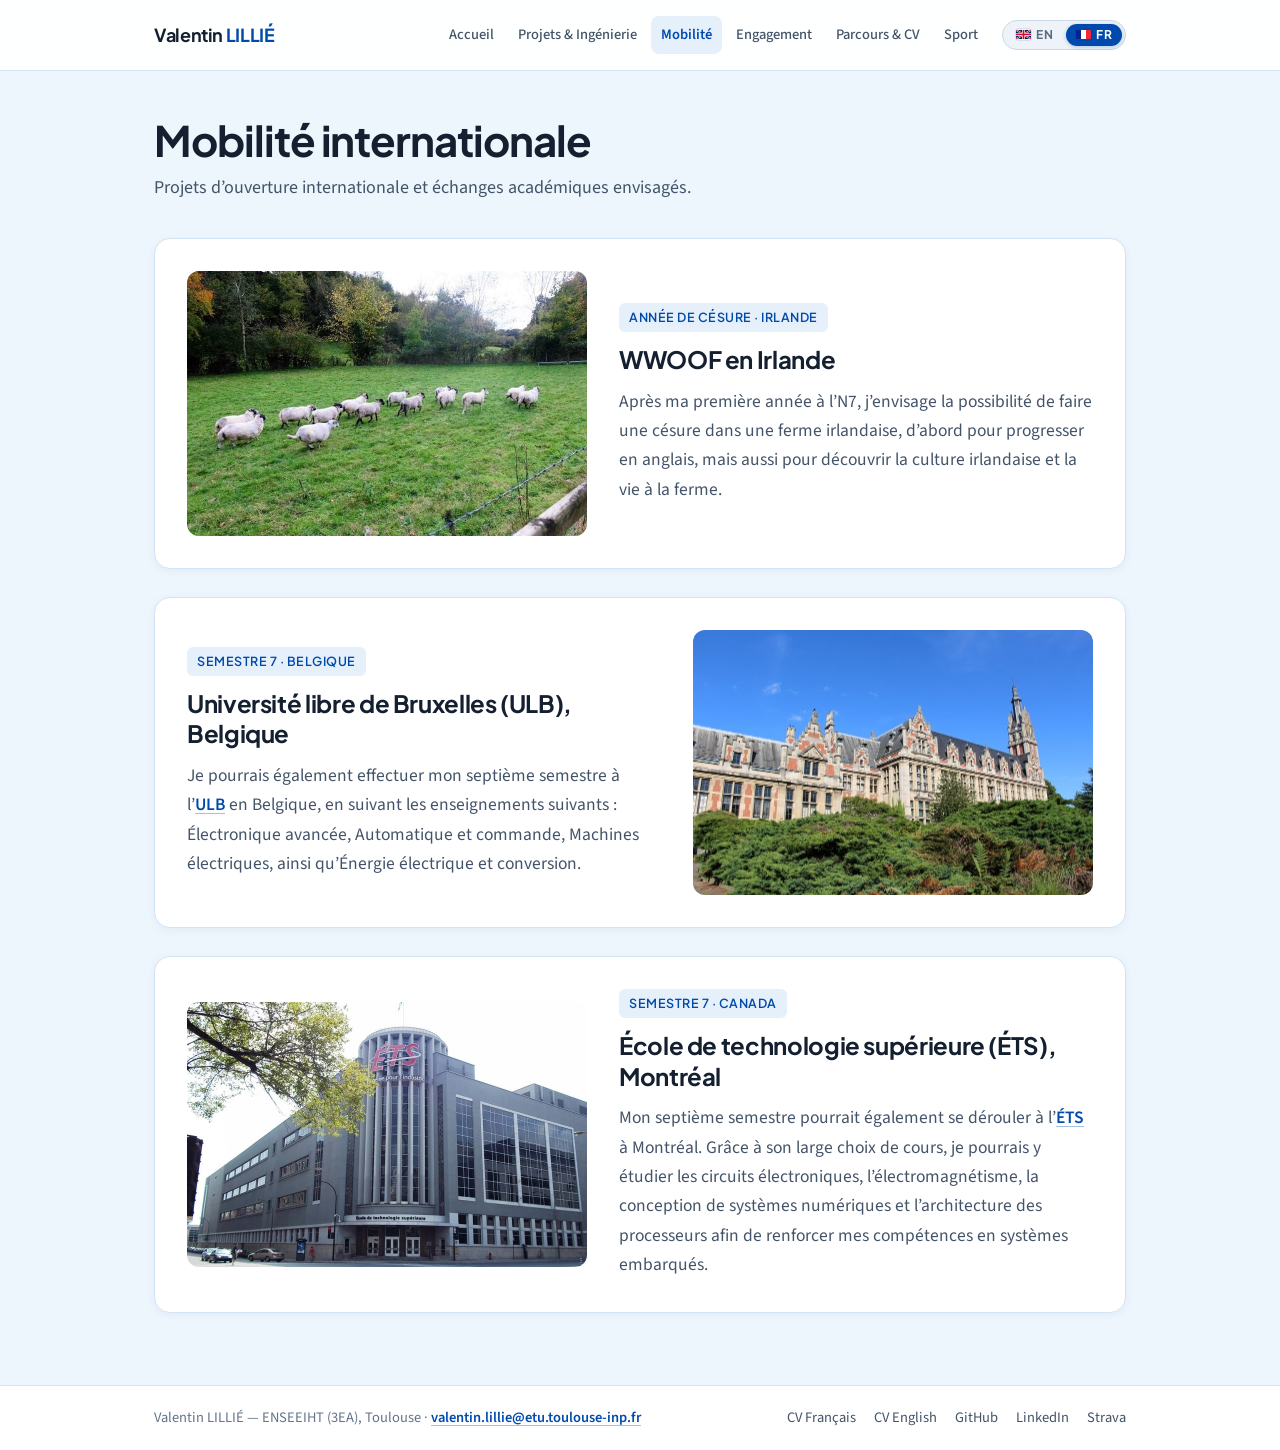
<file: fr/mobility.html>
<!DOCTYPE html>
<html lang="fr">
<head>
  <meta charset="UTF-8">
  <meta name="viewport" content="width=device-width, initial-scale=1.0">
  <title>Mobilité internationale — Valentin LILLIÉ</title>
  <link rel="shortcut icon" href="../assets/images/2d0b56e7e51cf11036ad8734bdb67e2d.png">
  <link rel="icon" href="../assets/images/e53c4bd8da5e491d9ab09e7cf0daf874.png">
  <link rel="apple-touch-icon" href="../assets/images/725b756a69a7d4c235070e51acd85560.png">
  <link rel="preconnect" href="https://fonts.googleapis.com">
  <link rel="preconnect" href="https://fonts.gstatic.com" crossorigin>
  <link href="https://fonts.googleapis.com/css2?family=Plus+Jakarta+Sans:wght@500;600;700&family=Source+Sans+3:ital,wght@0,400;0,500;0,600;1,400&display=swap" rel="stylesheet">
  <link rel="stylesheet" href="../css/styles.css?v=2">
</head>
<body>
  <header class="site-header">
    <nav class="site-nav" aria-label="Navigation principale">
      <a class="nav-brand" href="index.html">Valentin <span>LILLIÉ</span></a>
      <div class="nav-links">
        <a class="nav-link" href="index.html">Accueil</a>
        <a class="nav-link" href="engineering.html">Projets &amp; Ingénierie</a>
        <a class="nav-link active" href="mobility.html">Mobilité</a>
        <a class="nav-link" href="sustainability.html">Engagement</a>
        <a class="nav-link" href="career.html">Parcours &amp; CV</a>
        <a class="nav-link" href="sport.html">Sport</a>
        <div class="lang-switch" role="group" aria-label="Sélecteur de langue">
          <a class="lang-option" href="../mobility.html" lang="en" hreflang="en" title="Switch to English" onclick="this.href=this.getAttribute('href').split('#')[0]+location.hash"><svg class="lang-flag" viewBox="0 0 60 36" aria-hidden="true"><rect width="60" height="36" fill="#012169"/><path d="M0,0 L60,36 M60,0 L0,36" stroke="#fff" stroke-width="7"/><path d="M0,0 L60,36 M60,0 L0,36" stroke="#C8102E" stroke-width="4"/><path d="M30,0 V36 M0,18 H60" stroke="#fff" stroke-width="11"/><path d="M30,0 V36 M0,18 H60" stroke="#C8102E" stroke-width="6.5"/></svg><span>EN</span></a>
          <span class="lang-option active" aria-current="true" title="Langue actuelle : Français"><svg class="lang-flag" viewBox="0 0 60 36" aria-hidden="true"><rect width="20" height="36" fill="#002395"/><rect x="20" width="20" height="36" fill="#fff"/><rect x="40" width="20" height="36" fill="#ED2939"/></svg><span>FR</span></span>
        </div>
      </div>
    </nav>
  </header>

  <main class="page-container">
    <div class="page-intro">
      <h1 class="page-title">Mobilité internationale</h1>
      <p class="page-subtitle">Projets d’ouverture internationale et échanges académiques envisagés.</p>
    </div>

    <article class="card mobility-card">
      <img
        class="mobility-photo"
        src="../assets/media/a95366036aeca9682c33753da7e69d10.jpg"
        alt="Moutons dans une ferme irlandaise"
      >
      <div>
        <span class="section-label">Année de césure · Irlande</span>
        <h2 class="card-title">WWOOF en Irlande</h2>
        <p class="body-text">
          Après ma première année à l’N7, j’envisage la possibilité de faire une césure dans une ferme irlandaise, d’abord pour progresser en anglais, mais aussi pour découvrir la culture irlandaise et la vie à la ferme.
        </p>
      </div>
    </article>

    <article class="card mobility-card mobility-card--reverse">
      <div>
        <span class="section-label">Semestre 7 · Belgique</span>
        <h2 class="card-title">Université libre de Bruxelles (ULB), Belgique</h2>
        <p class="body-text">
          Je pourrais également effectuer mon septième semestre à l’<a class="inline-link" href="https://www.ulb.be" target="_blank" rel="noopener noreferrer">ULB</a> en Belgique, en suivant les enseignements suivants : Électronique avancée, Automatique et commande, Machines électriques, ainsi qu’Énergie électrique et conversion.
        </p>
      </div>
      <img
        class="mobility-photo"
        src="../assets/media/0dc46fca82a45d0de73b6b443a2a0ae2.jpg"
        alt="Campus de l’Université libre de Bruxelles"
      >
    </article>

    <article class="card mobility-card">
      <img
        class="mobility-photo"
        src="../assets/media/f5373661481fb6ea48ebbff5b05110a4.jpg"
        alt="École de technologie supérieure à Montréal"
      >
      <div>
        <span class="section-label">Semestre 7 · Canada</span>
        <h2 class="card-title">École de technologie supérieure (ÉTS), Montréal</h2>
        <p class="body-text">
          Mon septième semestre pourrait également se dérouler à l’<a class="inline-link" href="https://www.etsmtl.ca" target="_blank" rel="noopener noreferrer">ÉTS</a> à Montréal. Grâce à son large choix de cours, je pourrais y étudier les circuits électroniques, l’électromagnétisme, la conception de systèmes numériques et l’architecture des processeurs afin de renforcer mes compétences en systèmes embarqués.
        </p>
      </div>
    </article>
  </main>

  <footer class="site-footer">
    <div class="footer-inner">
      <span>Valentin LILLIÉ — ENSEEIHT (3EA), Toulouse · <a class="inline-link" href="mailto:valentin.lillie@etu.toulouse-inp.fr">valentin.lillie@etu.toulouse-inp.fr</a></span>
      <div class="footer-links">
        <a href="../assets/cv/CV_Valentin_Lillie_FR.pdf?v=2" target="_blank" rel="noopener noreferrer">CV Français</a>
        <a href="../assets/cv/CV_Valentin_Lillie_EN.pdf?v=2" target="_blank" rel="noopener noreferrer">CV English</a>
        <a href="https://github.com/valentinlillie" target="_blank" rel="noopener noreferrer">GitHub</a>
        <a href="https://www.linkedin.com/in/valentin-lillie/" target="_blank" rel="noopener noreferrer">LinkedIn</a>
        <a href="https://www.strava.com/athletes/142114989" target="_blank" rel="noopener noreferrer">Strava</a>
      </div>
    </div>
  </footer>
</body>
</html>
</file>
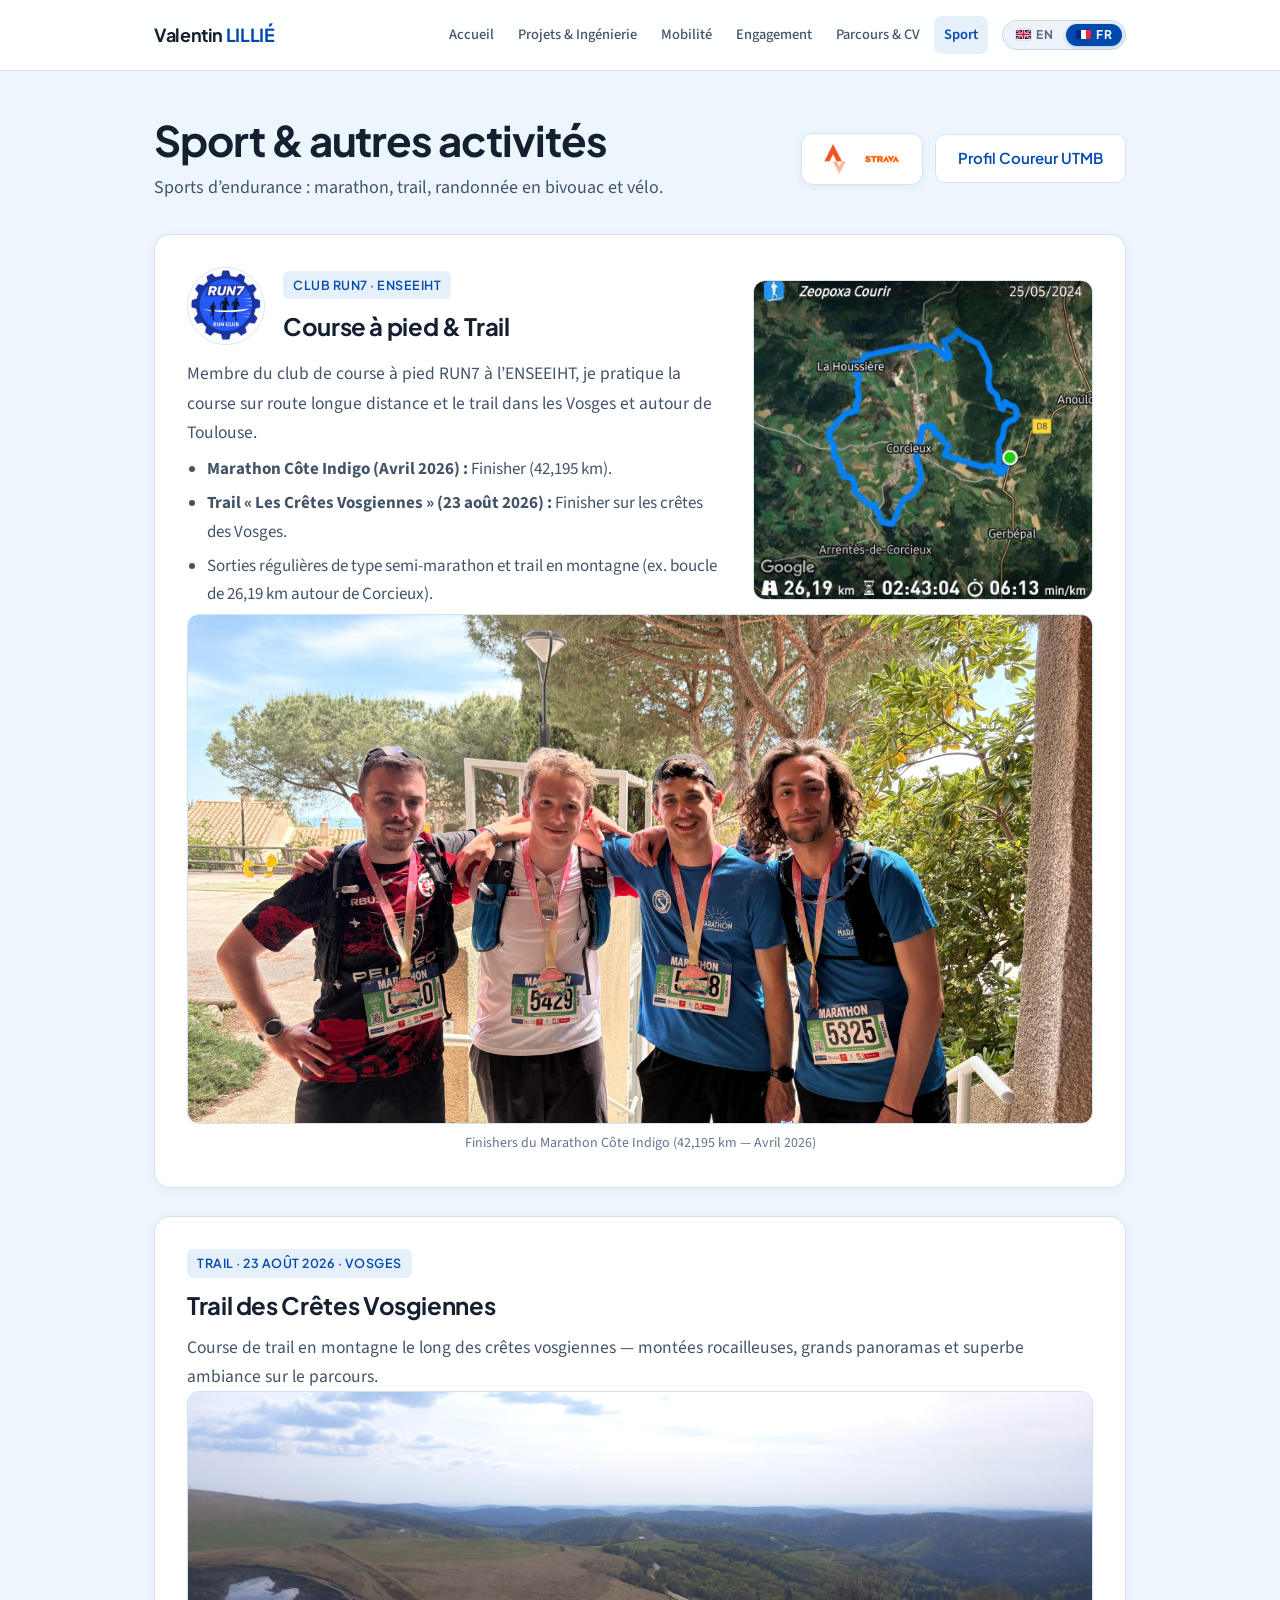
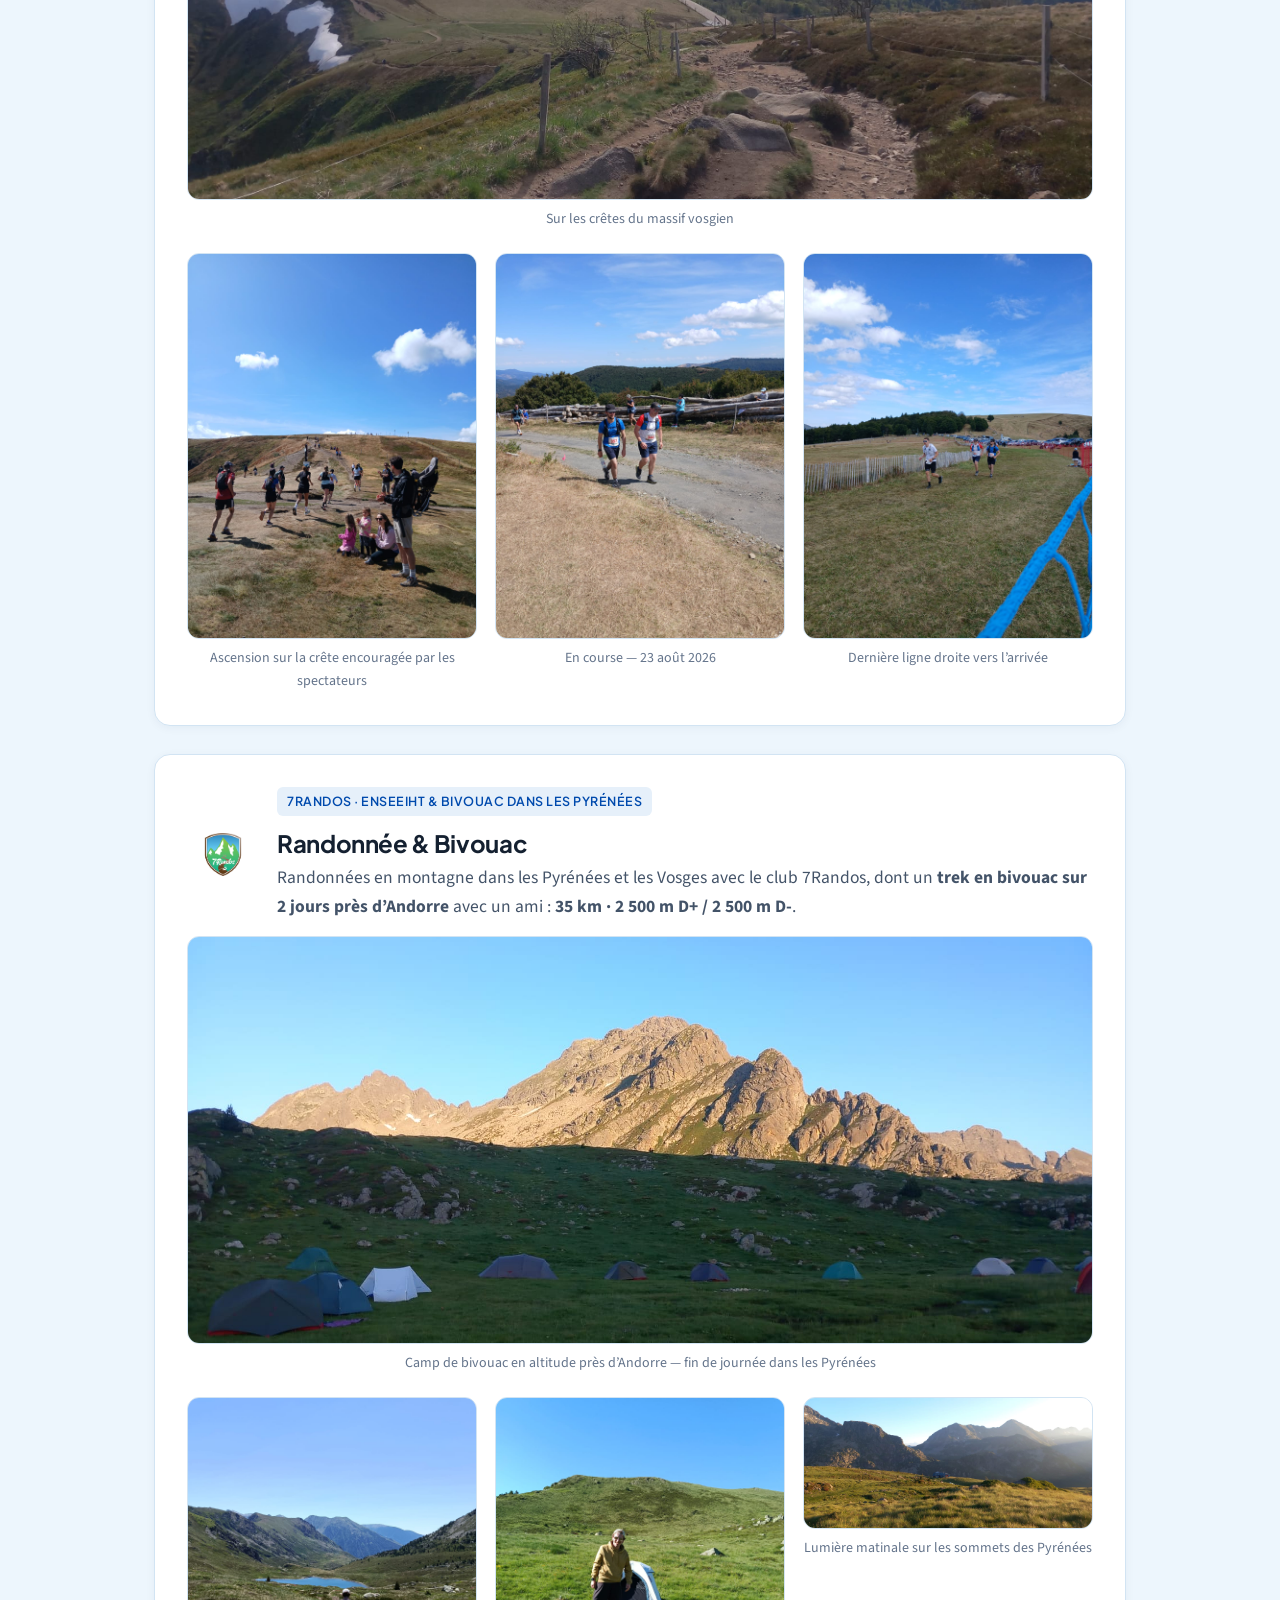
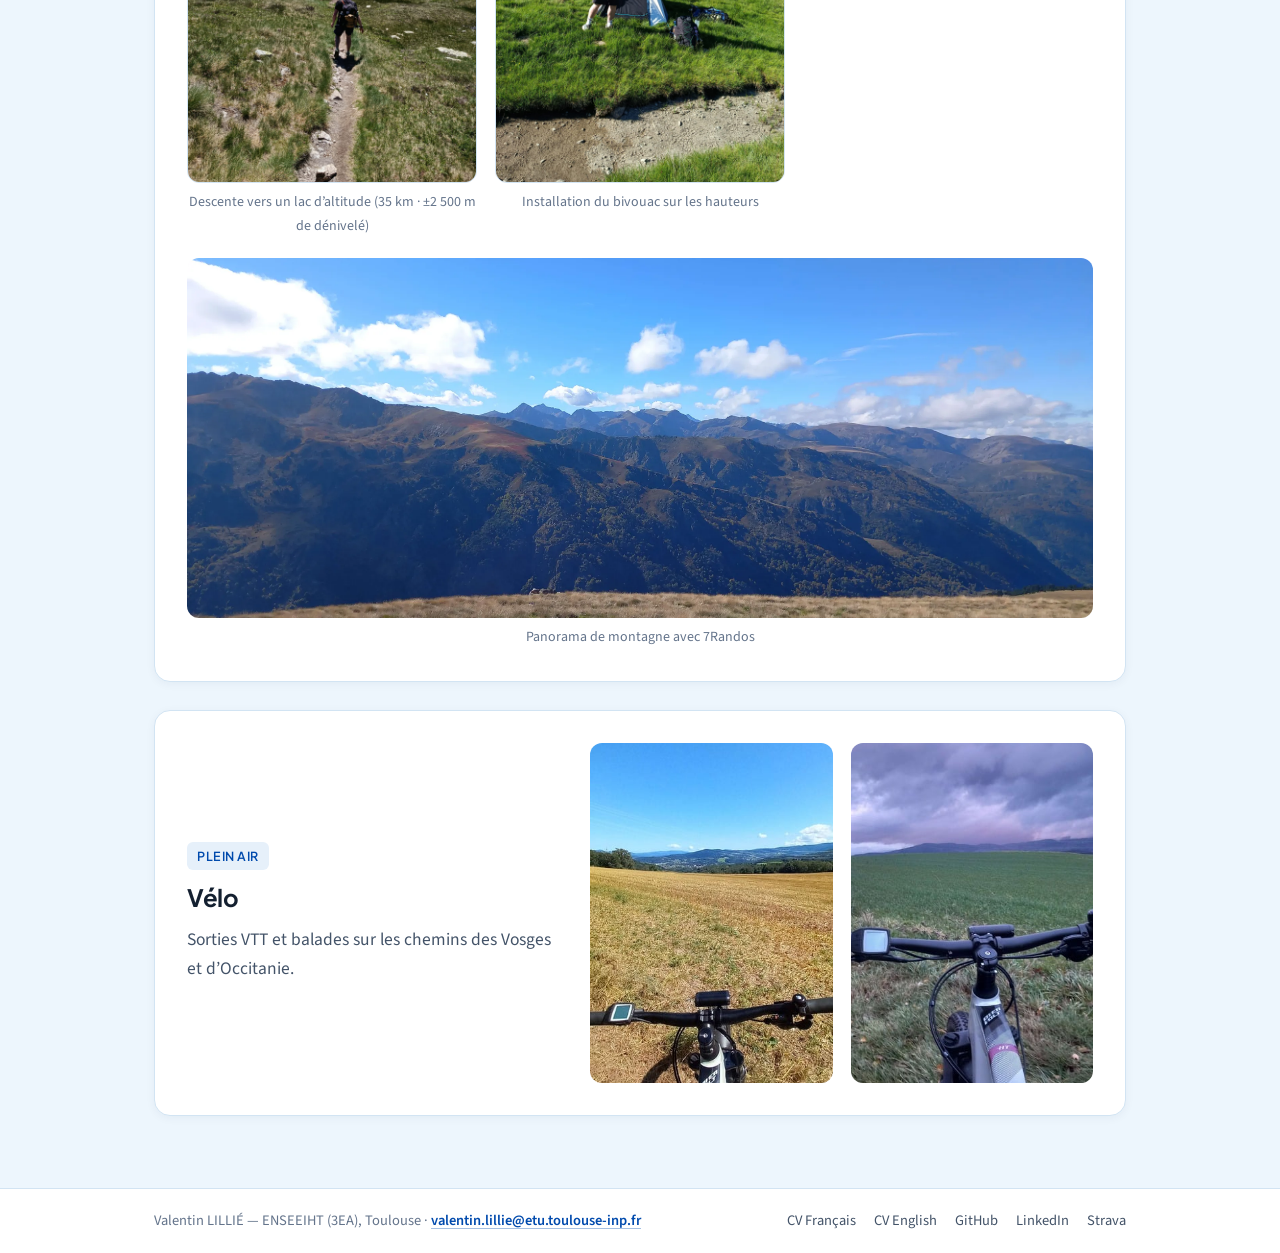
<file: fr/sport.html>
<!DOCTYPE html>
<html lang="fr">
<head>
  <meta charset="UTF-8">
  <meta name="viewport" content="width=device-width, initial-scale=1.0">
  <title>Sport &amp; autres activités — Valentin LILLIÉ</title>
  <link rel="shortcut icon" href="../assets/images/2d0b56e7e51cf11036ad8734bdb67e2d.png">
  <link rel="icon" href="../assets/images/e53c4bd8da5e491d9ab09e7cf0daf874.png">
  <link rel="apple-touch-icon" href="../assets/images/725b756a69a7d4c235070e51acd85560.png">
  <link rel="preconnect" href="https://fonts.googleapis.com">
  <link rel="preconnect" href="https://fonts.gstatic.com" crossorigin>
  <link href="https://fonts.googleapis.com/css2?family=Plus+Jakarta+Sans:wght@500;600;700&family=Source+Sans+3:ital,wght@0,400;0,500;0,600;1,400&display=swap" rel="stylesheet">
  <link rel="stylesheet" href="../css/styles.css?v=2">
</head>
<body>
  <header class="site-header">
    <nav class="site-nav" aria-label="Navigation principale">
      <a class="nav-brand" href="index.html">Valentin <span>LILLIÉ</span></a>
      <div class="nav-links">
        <a class="nav-link" href="index.html">Accueil</a>
        <a class="nav-link" href="engineering.html">Projets &amp; Ingénierie</a>
        <a class="nav-link" href="mobility.html">Mobilité</a>
        <a class="nav-link" href="sustainability.html">Engagement</a>
        <a class="nav-link" href="career.html">Parcours &amp; CV</a>
        <a class="nav-link active" href="sport.html">Sport</a>
        <div class="lang-switch" role="group" aria-label="Sélecteur de langue">
          <a class="lang-option" href="../sport.html" lang="en" hreflang="en" title="Switch to English" onclick="this.href=this.getAttribute('href').split('#')[0]+location.hash"><svg class="lang-flag" viewBox="0 0 60 36" aria-hidden="true"><rect width="60" height="36" fill="#012169"/><path d="M0,0 L60,36 M60,0 L0,36" stroke="#fff" stroke-width="7"/><path d="M0,0 L60,36 M60,0 L0,36" stroke="#C8102E" stroke-width="4"/><path d="M30,0 V36 M0,18 H60" stroke="#fff" stroke-width="11"/><path d="M30,0 V36 M0,18 H60" stroke="#C8102E" stroke-width="6.5"/></svg><span>EN</span></a>
          <span class="lang-option active" aria-current="true" title="Langue actuelle : Français"><svg class="lang-flag" viewBox="0 0 60 36" aria-hidden="true"><rect width="20" height="36" fill="#002395"/><rect x="20" width="20" height="36" fill="#fff"/><rect x="40" width="20" height="36" fill="#ED2939"/></svg><span>FR</span></span>
        </div>
      </div>
    </nav>
  </header>

  <main class="page-container">
    <div class="sport-intro">
      <div>
        <h1 class="page-title">Sport &amp; autres activités</h1>
        <p class="page-subtitle">Sports d’endurance : marathon, trail, randonnée en bivouac et vélo.</p>
      </div>

      <div class="sport-links">
        <a
          class="strava-pill"
          href="https://www.strava.com/athletes/142114989"
          target="_blank"
          rel="noopener noreferrer"
          aria-label="Valentin LILLIÉ sur Strava"
        >
          <img class="strava-icon" src="../assets/media/5314f8604d8df7d6057c548d1f1c66b1.png" alt="">
          <img class="strava-wordmark" src="../assets/media/52ae65ae2438452569e357f4c565da66.png" alt="Strava">
        </a>
        <a
          class="btn btn-outline"
          href="https://utmb.world/fr/runner/9221978.valentin.lillie"
          target="_blank"
          rel="noopener noreferrer"
        >
          Profil Coureur UTMB
        </a>
      </div>
    </div>

    <article class="card">
      <div class="sport-card-row">
        <div>
          <div class="sport-badge-header">
            <a
              class="club-badge-link"
              href="https://www.instagram.com/club_run7?utm_source=ig_web_button_share_sheet&igsh=ZDNlZDc0MzIxNw=="
              target="_blank"
              rel="noopener noreferrer"
              aria-label="Instagram du club RUN7"
            >
              <img class="run7-badge" src="../assets/media/f6291a28d0411dbd5c861834303caf22.png" alt="Club RUN7">
            </a>
            <div>
              <span class="section-label">Club RUN7 · ENSEEIHT</span>
              <h2 class="card-title" style="margin-bottom: 0;">Course à pied &amp; Trail</h2>
            </div>
          </div>
          <p class="body-text">
            Membre du club de course à pied RUN7 à l’ENSEEIHT, je pratique la course sur route longue distance et le trail dans les Vosges et autour de Toulouse.
          </p>
          <ul class="clean-list">
            <li><strong>Marathon Côte Indigo (Avril 2026) :</strong> Finisher (42,195 km).</li>
            <li><strong>Trail « Les Crêtes Vosgiennes » (23 août 2026) :</strong> Finisher sur les crêtes des Vosges.</li>
            <li>Sorties régulières de type semi-marathon et trail en montagne (ex. boucle de 26,19 km autour de Corcieux).</li>
          </ul>
        </div>

        <img
          class="running-map"
          src="../assets/media/0e44afa08a8ead7a4bf51a919fcf8943.jpg"
          alt="Parcours de 26,19 km autour de Corcieux"
        >
      </div>

      <figure class="media-figure tipe-gui-figure" style="margin-bottom: 0;">
        <img src="../assets/media/marathon-cote-indigo.jpg" alt="Les marathoniens finishers du Marathon Côte Indigo avec leurs médailles (Avril 2026)">
        <figcaption>Finishers du Marathon Côte Indigo (42,195 km — Avril 2026)</figcaption>
      </figure>
    </article>

    <article class="card">
      <span class="section-label">Trail · 23 août 2026 · Vosges</span>
      <h2 class="card-title">Trail des Crêtes Vosgiennes</h2>
      <p class="body-text">
        Course de trail en montagne le long des crêtes vosgiennes — montées rocailleuses, grands panoramas et superbe ambiance sur le parcours.
      </p>

      <figure class="media-figure tipe-gui-figure">
        <img src="../assets/media/trail/trail-cretes-ridge.jpg" alt="Panorama sur les crêtes rocheuses des Vosges">
        <figcaption>Sur les crêtes du massif vosgien</figcaption>
      </figure>

      <div class="robot2027-build-gallery">
        <figure class="media-figure">
          <img src="../assets/media/trail/trail-cretes-climb.jpg" alt="Coureurs gravissant la crête lors du Trail des Crêtes Vosgiennes">
          <figcaption>Ascension sur la crête encouragée par les spectateurs</figcaption>
        </figure>
        <figure class="media-figure">
          <img src="../assets/media/trail/trail-cretes-runners.jpg" alt="Coureurs du Trail des Crêtes Vosgiennes sur un sentier de montagne">
          <figcaption>En course — 23 août 2026</figcaption>
        </figure>
        <figure class="media-figure">
          <img src="../assets/media/trail/trail-cretes-finish.jpg" alt="Approche de l’arrivée au Trail des Crêtes Vosgiennes">
          <figcaption>Dernière ligne droite vers l’arrivée</figcaption>
        </figure>
      </div>
    </article>

    <article class="card">
      <div class="sport-badge-header">
        <a
          class="club-badge-link"
          href="https://www.instagram.com/7randos?utm_source=ig_web_button_share_sheet&igsh=ZDNlZDc0MzIxNw=="
          target="_blank"
          rel="noopener noreferrer"
          aria-label="Instagram de 7Randos"
        >
          <img class="randos-badge" src="../assets/media/e45a2441294704bc50144879d72cbc36.png" alt="7Randos N7">
        </a>
        <div>
          <span class="section-label">7Randos · ENSEEIHT &amp; Bivouac dans les Pyrénées</span>
          <h2 class="card-title" style="margin-bottom: 4px;">Randonnée &amp; Bivouac</h2>
          <p class="body-text">
            Randonnées en montagne dans les Pyrénées et les Vosges avec le club 7Randos, dont un <strong>trek en bivouac sur 2 jours près d’Andorre</strong> avec un ami : <strong>35 km · 2 500 m D+ / 2 500 m D-</strong>.
          </p>
        </div>
      </div>

      <figure class="media-figure tipe-gui-figure">
        <img src="../assets/media/hiking/bivouac-camp.jpg" alt="Tentes de bivouac dans les Pyrénées près d’Andorre au coucher du soleil">
        <figcaption>Camp de bivouac en altitude près d’Andorre — fin de journée dans les Pyrénées</figcaption>
      </figure>

      <div class="robot2027-build-gallery">
        <figure class="media-figure">
          <img src="../assets/media/hiking/bivouac-lake-trail.jpg" alt="Descente d’un sentier vers un lac d’altitude près d’Andorre">
          <figcaption>Descente vers un lac d’altitude (35 km · ±2 500 m de dénivelé)</figcaption>
        </figure>
        <figure class="media-figure">
          <img src="../assets/media/hiking/bivouac-tent.jpg" alt="Installation de la tente de bivouac sur une crête">
          <figcaption>Installation du bivouac sur les hauteurs</figcaption>
        </figure>
        <figure class="media-figure">
          <img src="../assets/media/hiking/bivouac-refuge-sunrise.jpg" alt="Lumière du matin sur les sommets pyrénéens et un refuge">
          <figcaption>Lumière matinale sur les sommets des Pyrénées</figcaption>
        </figure>
      </div>

      <figure class="media-figure" style="margin-top: 20px;">
        <img
          class="hiking-photo"
          style="margin-bottom: 0;"
          src="../assets/media/794c7fe6fdfa68c5e79e88cec7470476.png"
          alt="Panorama de montagne en randonnée"
        >
        <figcaption>Panorama de montagne avec 7Randos</figcaption>
      </figure>
    </article>

    <article class="card cycling-grid">
      <div>
        <span class="section-label">Plein air</span>
        <h2 class="card-title">Vélo</h2>
        <p class="body-text">
          Sorties VTT et balades sur les chemins des Vosges et d’Occitanie.
        </p>
      </div>

      <div class="cycling-photos">
        <img
          class="cycling-photo"
          src="../assets/media/50bd654cb01d8fea489129728b6ab219.jpg"
          alt="Sortie vélo sous ciel bleu"
        >
        <img
          class="cycling-photo"
          src="../assets/media/f126266845fa0bfa0d6ff41220deab03.jpg"
          alt="Sortie vélo sous un ciel nuageux"
        >
      </div>
    </article>
  </main>

  <footer class="site-footer">
    <div class="footer-inner">
      <span>Valentin LILLIÉ — ENSEEIHT (3EA), Toulouse · <a class="inline-link" href="mailto:valentin.lillie@etu.toulouse-inp.fr">valentin.lillie@etu.toulouse-inp.fr</a></span>
      <div class="footer-links">
        <a href="../assets/cv/CV_Valentin_Lillie_FR.pdf?v=2" target="_blank" rel="noopener noreferrer">CV Français</a>
        <a href="../assets/cv/CV_Valentin_Lillie_EN.pdf?v=2" target="_blank" rel="noopener noreferrer">CV English</a>
        <a href="https://github.com/valentinlillie" target="_blank" rel="noopener noreferrer">GitHub</a>
        <a href="https://www.linkedin.com/in/valentin-lillie/" target="_blank" rel="noopener noreferrer">LinkedIn</a>
        <a href="https://www.strava.com/athletes/142114989" target="_blank" rel="noopener noreferrer">Strava</a>
      </div>
    </div>
  </footer>
</body>
</html>
</file>
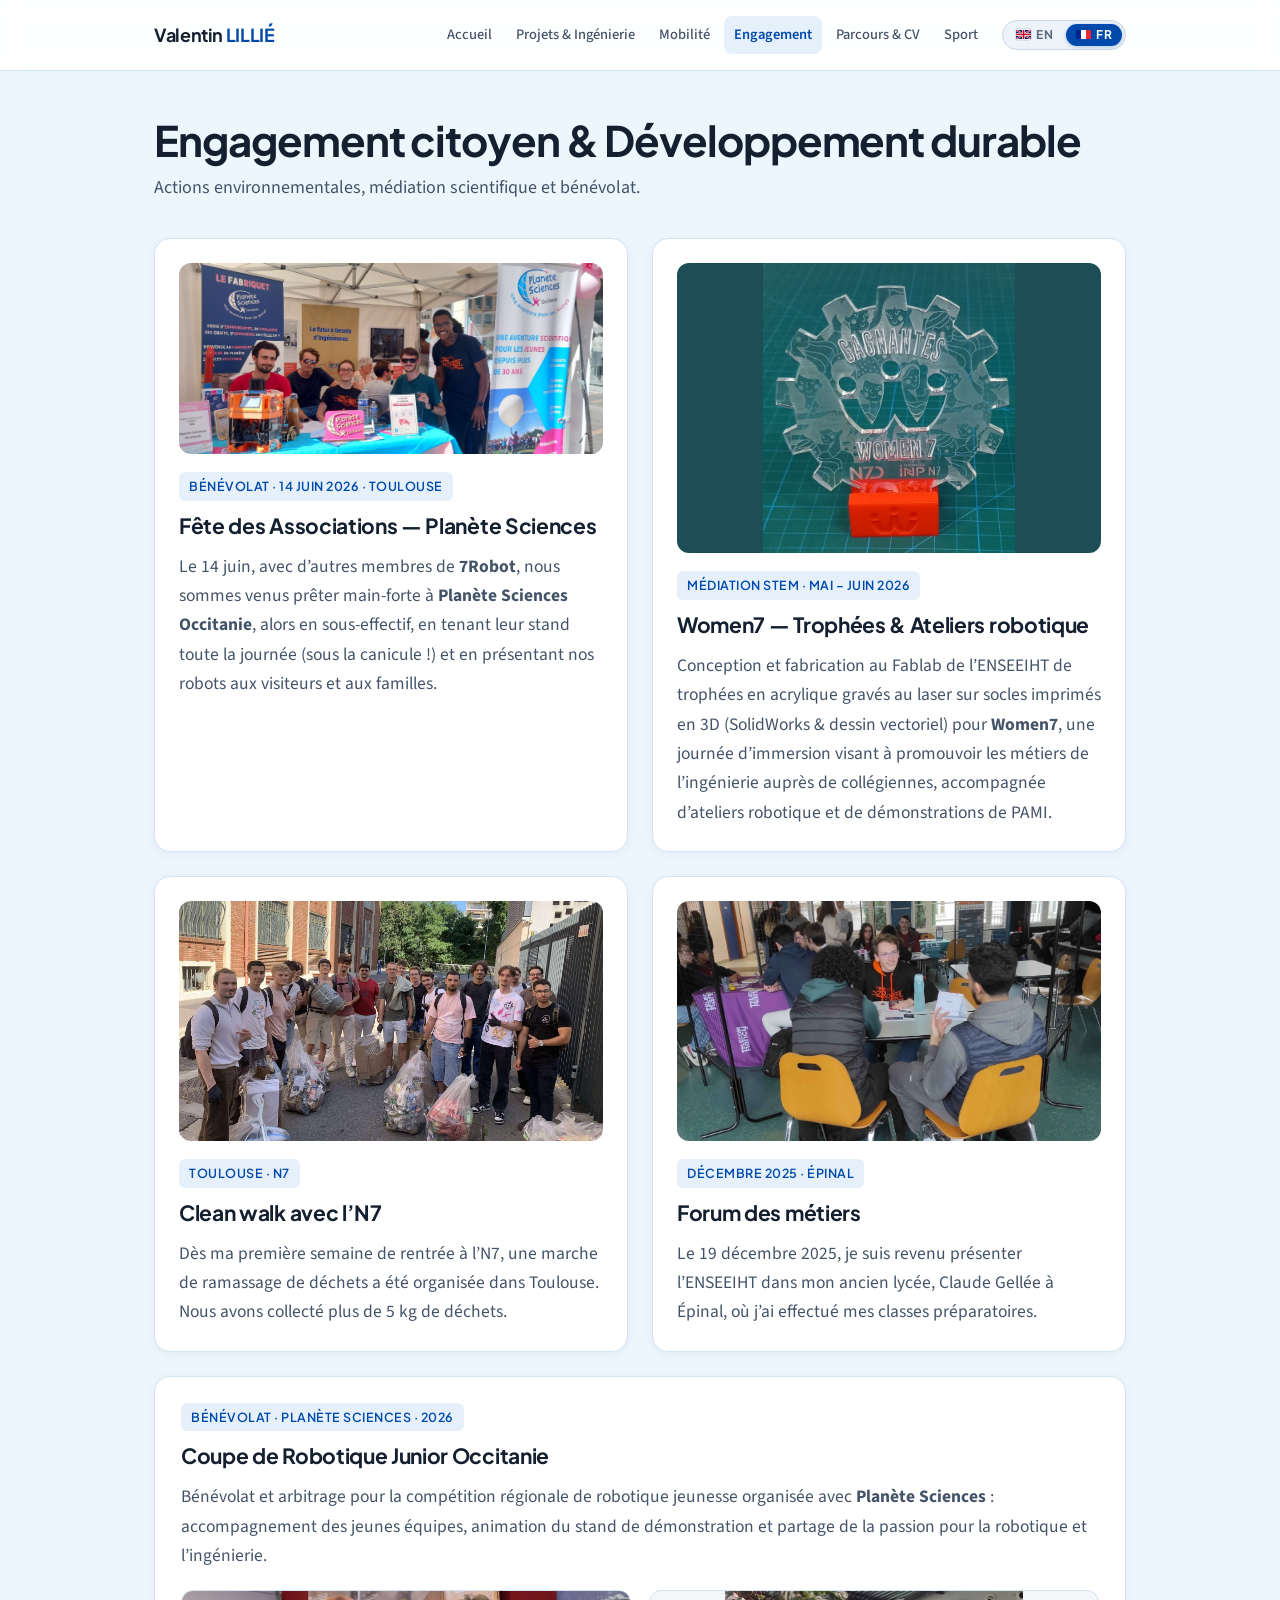
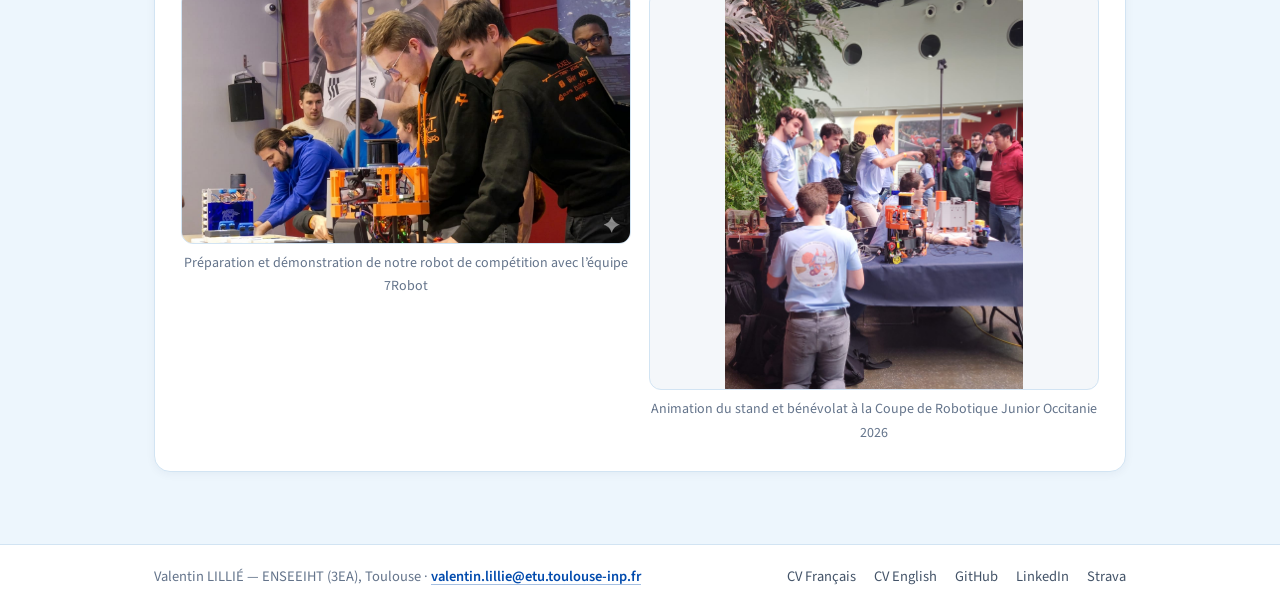
<file: fr/sustainability.html>
<!DOCTYPE html>
<html lang="fr">
<head>
  <meta charset="UTF-8">
  <meta name="viewport" content="width=device-width, initial-scale=1.0">
  <title>Engagement citoyen &amp; Développement durable — Valentin LILLIÉ</title>
  <link rel="shortcut icon" href="../assets/images/2d0b56e7e51cf11036ad8734bdb67e2d.png">
  <link rel="icon" href="../assets/images/e53c4bd8da5e491d9ab09e7cf0daf874.png">
  <link rel="apple-touch-icon" href="../assets/images/725b756a69a7d4c235070e51acd85560.png">
  <link rel="preconnect" href="https://fonts.googleapis.com">
  <link rel="preconnect" href="https://fonts.gstatic.com" crossorigin>
  <link href="https://fonts.googleapis.com/css2?family=Plus+Jakarta+Sans:wght@500;600;700&family=Source+Sans+3:ital,wght@0,400;0,500;0,600;1,400&display=swap" rel="stylesheet">
  <link rel="stylesheet" href="../css/styles.css?v=2">
</head>
<body>
  <header class="site-header">
    <nav class="site-nav" aria-label="Navigation principale">
      <a class="nav-brand" href="index.html">Valentin <span>LILLIÉ</span></a>
      <div class="nav-links">
        <a class="nav-link" href="index.html">Accueil</a>
        <a class="nav-link" href="engineering.html">Projets &amp; Ingénierie</a>
        <a class="nav-link" href="mobility.html">Mobilité</a>
        <a class="nav-link active" href="sustainability.html">Engagement</a>
        <a class="nav-link" href="career.html">Parcours &amp; CV</a>
        <a class="nav-link" href="sport.html">Sport</a>
        <div class="lang-switch" role="group" aria-label="Sélecteur de langue">
          <a class="lang-option" href="../sustainability.html" lang="en" hreflang="en" title="Switch to English" onclick="this.href=this.getAttribute('href').split('#')[0]+location.hash"><svg class="lang-flag" viewBox="0 0 60 36" aria-hidden="true"><rect width="60" height="36" fill="#012169"/><path d="M0,0 L60,36 M60,0 L0,36" stroke="#fff" stroke-width="7"/><path d="M0,0 L60,36 M60,0 L0,36" stroke="#C8102E" stroke-width="4"/><path d="M30,0 V36 M0,18 H60" stroke="#fff" stroke-width="11"/><path d="M30,0 V36 M0,18 H60" stroke="#C8102E" stroke-width="6.5"/></svg><span>EN</span></a>
          <span class="lang-option active" aria-current="true" title="Langue actuelle : Français"><svg class="lang-flag" viewBox="0 0 60 36" aria-hidden="true"><rect width="20" height="36" fill="#002395"/><rect x="20" width="20" height="36" fill="#fff"/><rect x="40" width="20" height="36" fill="#ED2939"/></svg><span>FR</span></span>
        </div>
      </div>
    </nav>
  </header>

  <main class="page-container">
    <div class="page-intro">
      <h1 class="page-title">Engagement citoyen &amp; Développement durable</h1>
      <p class="page-subtitle">Actions environnementales, médiation scientifique et bénévolat.</p>
    </div>

    <div class="sustainability-grid">
      <article class="card sust-card">
        <img
          src="../assets/media/fete-associations.jpg"
          alt="Membres de 7Robot tenant le stand de Planète Sciences Occitanie lors de la Fête des Associations"
          style="width: 100%; height: auto; border-radius: 12px; margin-bottom: 18px;"
        >
        <span class="section-label">Bénévolat · 14 juin 2026 · Toulouse</span>
        <h2 class="card-title">Fête des Associations — Planète Sciences</h2>
        <p class="body-text">
          Le 14 juin, avec d’autres membres de <strong>7Robot</strong>, nous sommes venus prêter main-forte à <strong>Planète Sciences Occitanie</strong>, alors en sous-effectif, en tenant leur stand toute la journée (sous la canicule !) et en présentant nos robots aux visiteurs et aux familles.
        </p>
      </article>

      <article class="card sust-card">
        <img
          src="../assets/media/women7-trophy.jpg"
          alt="Trophée Women7 en acrylique gravé au laser sur socle imprimé en 3D"
          style="width: 100%; height: auto; max-height: 290px; object-fit: contain; border-radius: 12px; margin-bottom: 18px; background: #1d4e56;"
        >
        <span class="section-label">Médiation STEM · Mai – Juin 2026</span>
        <h2 class="card-title">Women7 — Trophées &amp; Ateliers robotique</h2>
        <p class="body-text">
          Conception et fabrication au Fablab de l’ENSEEIHT de trophées en acrylique gravés au laser sur socles imprimés en 3D (SolidWorks &amp; dessin vectoriel) pour <strong>Women7</strong>, une journée d’immersion visant à promouvoir les métiers de l’ingénierie auprès de collégiennes, accompagnée d’ateliers robotique et de démonstrations de PAMI.
        </p>
      </article>

      <article class="card sust-card">
        <img
          class="sust-photo sust-photo--cleanwalk"
          src="../assets/media/2c2517aa338d5b4aad1c6b8584db36d8.jpg"
          alt="Déchets ramassés lors de la Clean Walk à Toulouse"
        >
        <span class="section-label">Toulouse · N7</span>
        <h2 class="card-title">Clean walk avec l’N7</h2>
        <p class="body-text">
          Dès ma première semaine de rentrée à l’N7, une marche de ramassage de déchets a été organisée dans Toulouse. Nous avons collecté plus de 5 kg de déchets.
        </p>
      </article>

      <article class="card sust-card">
        <img
          class="sust-photo sust-photo--forum"
          src="../assets/media/167191e7df0ca73332a2e50f4289b177.jpg"
          alt="Présentation de l’ENSEEIHT au Lycée Claude Gellée à Épinal"
        >
        <span class="section-label">Décembre 2025 · Épinal</span>
        <h2 class="card-title">Forum des métiers</h2>
        <p class="body-text">
          Le 19 décembre 2025, je suis revenu présenter l’ENSEEIHT dans mon ancien lycée, Claude Gellée à Épinal, où j’ai effectué mes classes préparatoires.
        </p>
      </article>
    </div>

    <article class="card" style="margin-top: 24px; padding: 26px;">
      <span class="section-label">Bénévolat · Planète Sciences · 2026</span>
      <h2 class="card-title" style="font-size: 21px;">Coupe de Robotique Junior Occitanie</h2>
      <p class="body-text">
        Bénévolat et arbitrage pour la compétition régionale de robotique jeunesse organisée avec <strong>Planète Sciences</strong> : accompagnement des jeunes équipes, animation du stand de démonstration et partage de la passion pour la robotique et l’ingénierie.
      </p>
      <div class="ppg-plots-grid" style="margin-top: 20px;">
        <figure class="media-figure">
          <img
            src="../assets/media/coupejunior/coupe-junior-robot.jpg"
            alt="Membres de 7Robot préparant et présentant le robot de compétition à la Coupe de Robotique Junior Occitanie"
            style="max-height: 400px; object-fit: contain; background: #f4f7fa;"
          >
          <figcaption>Préparation et démonstration de notre robot de compétition avec l’équipe 7Robot</figcaption>
        </figure>
        <figure class="media-figure">
          <img
            src="../assets/media/coupejunior/coupe-junior-stand.jpg"
            alt="Bénévoles en t-shirt Coupe de France de Robotique Junior 2026 animant le stand de démonstration"
            style="max-height: 400px; object-fit: contain; background: #f4f7fa;"
          >
          <figcaption>Animation du stand et bénévolat à la Coupe de Robotique Junior Occitanie 2026</figcaption>
        </figure>
      </div>
    </article>
  </main>

  <footer class="site-footer">
    <div class="footer-inner">
      <span>Valentin LILLIÉ — ENSEEIHT (3EA), Toulouse · <a class="inline-link" href="mailto:valentin.lillie@etu.toulouse-inp.fr">valentin.lillie@etu.toulouse-inp.fr</a></span>
      <div class="footer-links">
        <a href="../assets/cv/CV_Valentin_Lillie_FR.pdf?v=2" target="_blank" rel="noopener noreferrer">CV Français</a>
        <a href="../assets/cv/CV_Valentin_Lillie_EN.pdf?v=2" target="_blank" rel="noopener noreferrer">CV English</a>
        <a href="https://github.com/valentinlillie" target="_blank" rel="noopener noreferrer">GitHub</a>
        <a href="https://www.linkedin.com/in/valentin-lillie/" target="_blank" rel="noopener noreferrer">LinkedIn</a>
        <a href="https://www.strava.com/athletes/142114989" target="_blank" rel="noopener noreferrer">Strava</a>
      </div>
    </div>
  </footer>
</body>
</html>
</file>
<file: css/styles.css>
/* ==========================================================================
   Valentin LILLIÉ — Portfolio Stylesheet
   Clean, readable, authentic engineering portfolio (sky-blue & ENSEEIHT blue)
   ========================================================================== */

:root {
  --bg-page: #edf6fd;
  --bg-surface: #ffffff;
  --bg-subtle: #e0f0fc;
  --border-light: #d2e4f3;
  --accent-blue: #004aad;
  --accent-blue-dark: #003782;
  --accent-soft: #e6f0fa;
  --ink-primary: #142030;
  --ink-secondary: #435368;
  --ink-muted: #64748b;
  --max-width: 1020px;
  --radius-card: 16px;
  --radius-media: 12px;
  --shadow-card: 0 2px 10px rgba(15, 42, 74, 0.05);
  --shadow-media: 0 4px 16px rgba(15, 42, 74, 0.08);
  --font-heading: "Plus Jakarta Sans", -apple-system, BlinkMacSystemFont, "Segoe UI", sans-serif;
  --font-body: "Source Sans 3", "Open Sans", -apple-system, BlinkMacSystemFont, "Segoe UI", sans-serif;
}

*,
*::before,
*::after {
  box-sizing: border-box;
}

html {
  scroll-behavior: smooth;
}

body {
  margin: 0;
  padding: 0;
  background-color: var(--bg-page);
  color: var(--ink-primary);
  font-family: var(--font-body);
  font-size: 17px;
  line-height: 1.65;
  -webkit-font-smoothing: antialiased;
  min-height: 100vh;
  display: flex;
  flex-direction: column;
}

img,
video {
  max-width: 100%;
  display: block;
}

a {
  color: inherit;
}

/* --------------------------------------------------------------------------
   Navigation Bar — Clean, sticky, unobtrusive
   -------------------------------------------------------------------------- */
.site-header {
  position: sticky;
  top: 0;
  z-index: 50;
  width: 100%;
  background-color: rgba(255, 255, 255, 0.95);
  backdrop-filter: blur(8px);
  border-bottom: 1px solid var(--border-light);
}

.site-nav {
  max-width: var(--max-width);
  margin: 0 auto;
  padding: 0 24px;
  min-height: 70px;
  display: flex;
  align-items: center;
  justify-content: space-between;
  gap: 16px;
}

.nav-brand {
  font-family: var(--font-heading);
  font-weight: 700;
  font-size: 18px;
  letter-spacing: -0.02em;
  color: var(--ink-primary);
  text-decoration: none;
  white-space: nowrap;
  flex-shrink: 0;
}

.nav-brand span {
  color: var(--accent-blue);
}

.nav-links {
  display: flex;
  align-items: center;
  gap: 4px;
  flex-wrap: wrap;
  justify-content: flex-end;
}

.nav-link {
  text-decoration: none;
  font-family: var(--font-body);
  font-size: 14.5px;
  font-weight: 500;
  color: var(--ink-secondary);
  padding: 7px 10px;
  border-radius: 8px;
  transition: color 0.16s ease, background-color 0.16s ease;
  white-space: nowrap;
}

.nav-link:hover,
.nav-link:focus-visible {
  color: var(--accent-blue);
  background-color: var(--accent-soft);
}

.nav-link.active {
  color: var(--accent-blue);
  background-color: var(--accent-soft);
  font-weight: 600;
}

.lang-switch {
  display: inline-flex;
  align-items: center;
  margin-left: 10px;
  padding: 3px;
  border-radius: 999px;
  background-color: #eef3f9;
  border: 1px solid #cbd7e6;
  gap: 3px;
  flex-shrink: 0;
}

.lang-option {
  display: inline-flex;
  align-items: center;
  justify-content: center;
  gap: 5px;
  padding: 5px 10px;
  border-radius: 999px;
  font-family: var(--font-heading);
  font-size: 12px;
  font-weight: 700;
  letter-spacing: 0.04em;
  line-height: 1;
  text-decoration: none;
  color: #5b6b80;
  transition: color 0.16s ease, background-color 0.16s ease, box-shadow 0.16s ease;
}

a.lang-option:hover,
a.lang-option:focus-visible {
  color: var(--accent-blue);
  background-color: #ffffff;
}

.lang-option.active {
  background-color: var(--accent-blue);
  color: #ffffff;
  box-shadow: 0 1px 4px rgba(0, 74, 173, 0.28);
  cursor: default;
}

.lang-flag {
  width: 15px;
  height: 11px;
  border-radius: 2px;
  flex-shrink: 0;
  box-shadow: 0 0 0 0.5px rgba(15, 23, 42, 0.18);
}

/* --------------------------------------------------------------------------
   Main Container & Shared Typography
   -------------------------------------------------------------------------- */
.page-container {
  width: 100%;
  max-width: var(--max-width);
  margin: 0 auto;
  padding: 44px 24px 72px;
  flex: 1;
}

.page-intro {
  margin-bottom: 36px;
}

.page-title {
  font-family: var(--font-heading);
  font-weight: 700;
  font-size: clamp(30px, 4.2vw, 42px);
  line-height: 1.18;
  letter-spacing: -0.025em;
  color: var(--ink-primary);
  margin: 0 0 8px;
}

.page-subtitle {
  font-size: 18px;
  color: var(--ink-secondary);
  margin: 0;
}

.section-label {
  display: inline-block;
  font-family: var(--font-heading);
  font-size: 12.5px;
  font-weight: 600;
  letter-spacing: 0.04em;
  text-transform: uppercase;
  color: var(--accent-blue);
  background-color: var(--accent-soft);
  padding: 4px 10px;
  border-radius: 6px;
  margin-bottom: 12px;
}

.card {
  background-color: var(--bg-surface);
  border: 1px solid var(--border-light);
  border-radius: var(--radius-card);
  box-shadow: var(--shadow-card);
  padding: 32px;
}

.card + .card {
  margin-top: 28px;
}

.project-anchor {
  scroll-margin-top: 92px;
}

.toc-card {
  padding: 24px 28px;
  margin-bottom: 36px;
}

.toc-heading {
  font-family: var(--font-heading);
  font-size: 14px;
  font-weight: 700;
  text-transform: uppercase;
  letter-spacing: 0.05em;
  color: var(--ink-muted);
  margin: 0 0 16px;
}

.toc-grid {
  display: grid;
  grid-template-columns: repeat(3, 1fr);
  gap: 20px;
}

.toc-group {
  background-color: var(--bg-page);
  border: 1px solid var(--border-light);
  border-radius: var(--radius-media);
  padding: 16px 18px;
}

.toc-group-title {
  font-family: var(--font-heading);
  font-size: 15px;
  font-weight: 700;
  color: var(--accent-blue);
  margin: 0 0 10px;
}

.toc-list {
  list-style: none;
  margin: 0;
  padding: 0;
  display: flex;
  flex-direction: column;
  gap: 7px;
}

.toc-list a {
  display: flex;
  align-items: baseline;
  gap: 7px;
  font-size: 15px;
  font-weight: 500;
  color: var(--ink-primary);
  text-decoration: none;
  padding: 4px 6px;
  margin: 0 -6px;
  border-radius: 6px;
  transition: background-color 0.15s ease, color 0.15s ease;
}

.toc-list a::before {
  content: "→";
  color: var(--accent-blue);
  font-size: 13px;
  flex-shrink: 0;
}

.toc-list a:hover {
  background-color: var(--accent-soft);
  color: var(--accent-blue);
}

.category-divider {
  display: flex;
  align-items: center;
  justify-content: space-between;
  gap: 16px;
  margin: 44px 0 18px;
  padding-bottom: 10px;
  border-bottom: 2px solid var(--border-light);
  scroll-margin-top: 92px;
}

.category-divider:first-of-type {
  margin-top: 0;
}

.category-divider h2 {
  font-family: var(--font-heading);
  font-size: 22px;
  font-weight: 700;
  color: var(--ink-primary);
  margin: 0;
  letter-spacing: -0.015em;
}

.back-to-top {
  font-size: 13.5px;
  font-weight: 600;
  color: var(--ink-muted);
  text-decoration: none;
  white-space: nowrap;
}

.back-to-top:hover {
  color: var(--accent-blue);
}

.card-title {
  font-family: var(--font-heading);
  font-weight: 700;
  font-size: 24px;
  line-height: 1.28;
  letter-spacing: -0.015em;
  color: var(--ink-primary);
  margin: 0 0 12px;
}

.card-subheading {
  font-family: var(--font-heading);
  font-weight: 600;
  font-size: 18px;
  color: var(--ink-primary);
  margin: 0 0 10px;
}

.body-text {
  font-size: 17.5px;
  line-height: 1.68;
  color: var(--ink-secondary);
  margin: 0;
}

.body-text + .body-text {
  margin-top: 14px;
}

.inline-link {
  color: var(--accent-blue);
  font-weight: 600;
  text-decoration: underline;
  text-decoration-color: rgba(0, 74, 173, 0.35);
  text-underline-offset: 3px;
  transition: text-decoration-color 0.16s ease;
}

.inline-link:hover {
  text-decoration-color: var(--accent-blue);
}

.btn {
  display: inline-flex;
  align-items: center;
  justify-content: center;
  gap: 8px;
  padding: 11px 22px;
  border-radius: 10px;
  font-family: var(--font-heading);
  font-size: 15px;
  font-weight: 600;
  text-decoration: none;
  transition: background-color 0.16s ease, border-color 0.16s ease, color 0.16s ease, transform 0.14s ease;
}

.btn-primary {
  background-color: var(--accent-blue);
  color: #ffffff;
  border: 1px solid var(--accent-blue);
}

.btn-primary:hover,
.btn-primary:focus-visible {
  background-color: var(--accent-blue-dark);
  border-color: var(--accent-blue-dark);
  transform: translateY(-1px);
}

.btn-outline {
  background-color: var(--bg-surface);
  color: var(--accent-blue);
  border: 1.5px solid var(--border-light);
}

.btn-outline:hover,
.btn-outline:focus-visible {
  border-color: var(--accent-blue);
  background-color: var(--accent-soft);
}

.tech-tags {
  display: flex;
  flex-wrap: wrap;
  gap: 8px;
  margin-top: 16px;
}

.tech-tag {
  font-family: var(--font-body);
  font-size: 13.5px;
  font-weight: 500;
  color: var(--ink-secondary);
  background-color: var(--bg-page);
  border: 1px solid var(--border-light);
  padding: 3px 10px;
  border-radius: 6px;
}

.result-highlight {
  margin-top: 14px;
  padding: 12px 16px;
  background-color: var(--bg-page);
  border-left: 3px solid var(--accent-blue);
  border-radius: 0 8px 8px 0;
  font-size: 15.5px;
  color: var(--ink-primary);
}

.meta-line {
  font-size: 15px;
  color: var(--ink-muted);
  margin: -4px 0 14px;
}

.skills-grid {
  display: grid;
  grid-template-columns: repeat(2, 1fr);
  gap: 20px;
  margin-top: 16px;
}

.skill-group {
  background-color: var(--bg-page);
  border: 1px solid var(--border-light);
  border-radius: var(--radius-media);
  padding: 18px 20px;
}

.skill-group h3 {
  font-family: var(--font-heading);
  font-size: 16px;
  font-weight: 700;
  color: var(--ink-primary);
  margin: 0 0 10px;
}

.exp-list {
  display: flex;
  flex-direction: column;
  gap: 22px;
  margin-top: 12px;
}

.exp-item {
  padding-bottom: 22px;
  border-bottom: 1px solid var(--border-light);
}

.exp-item:last-child {
  padding-bottom: 0;
  border-bottom: none;
}

.exp-header {
  display: flex;
  justify-content: space-between;
  align-items: baseline;
  gap: 12px;
  flex-wrap: wrap;
  margin-bottom: 4px;
}

.exp-role {
  font-family: var(--font-heading);
  font-weight: 700;
  font-size: 19px;
  color: var(--ink-primary);
  margin: 0;
}

.exp-dates {
  font-size: 14.5px;
  font-weight: 600;
  color: var(--accent-blue);
}

.exp-org {
  font-size: 15.5px;
  color: var(--ink-muted);
  margin: 0 0 10px;
}

.clean-list {
  margin: 8px 0 0;
  padding-left: 20px;
  color: var(--ink-secondary);
}

.clean-list li {
  margin-bottom: 6px;
}

.internship-banner {
  margin-top: 14px;
  padding: 12px 16px;
  background-color: var(--accent-soft);
  border: 1px solid var(--border-light);
  border-radius: 10px;
  font-size: 15.5px;
  color: var(--ink-primary);
}

.sport-links {
  display: flex;
  align-items: center;
  gap: 12px;
  flex-wrap: wrap;
}

/* --------------------------------------------------------------------------
   Home / Welcome Page
   -------------------------------------------------------------------------- */
.hero-card {
  display: grid;
  grid-template-columns: 1.35fr 0.85fr;
  gap: 44px;
  align-items: center;
  padding: 40px;
}

.hero-greeting {
  font-family: var(--font-heading);
  font-size: 14px;
  font-weight: 600;
  color: var(--accent-blue);
  letter-spacing: 0.03em;
  text-transform: uppercase;
  margin: 0 0 10px;
}

.hero-name {
  font-family: var(--font-heading);
  font-weight: 700;
  font-size: clamp(32px, 4.5vw, 44px);
  line-height: 1.15;
  letter-spacing: -0.025em;
  color: var(--ink-primary);
  margin: 0 0 18px;
}

.hero-bio {
  font-size: 18px;
  line-height: 1.72;
  color: var(--ink-secondary);
  margin: 0 0 26px;
}

.hero-actions {
  display: flex;
  align-items: center;
  flex-wrap: wrap;
  gap: 12px;
}

.linkedin-pill {
  display: inline-flex;
  align-items: center;
  gap: 9px;
  padding: 10px 18px;
  border-radius: 10px;
  background-color: var(--accent-blue);
  color: #ffffff;
  font-family: var(--font-heading);
  font-size: 15px;
  font-weight: 600;
  text-decoration: none;
  transition: background-color 0.16s ease, transform 0.14s ease;
}

.linkedin-pill:hover {
  background-color: var(--accent-blue-dark);
  transform: translateY(-1px);
}

.linkedin-pill img {
  width: 20px;
  height: 20px;
  filter: brightness(0) invert(1);
}

.hero-profile {
  display: flex;
  flex-direction: column;
  align-items: center;
  text-align: center;
}

.hero-avatar {
  width: 256px;
  height: 256px;
  border-radius: 50%;
  object-fit: cover;
  object-position: center 15%;
  border: 5px solid var(--bg-subtle);
  box-shadow: var(--shadow-media);
}

.video-card {
  margin-top: 28px;
  display: grid;
  grid-template-columns: 1.35fr 0.85fr;
  gap: 36px;
  align-items: center;
}

.video-player {
  width: 100%;
  border-radius: var(--radius-media);
  background: #0f172a;
  box-shadow: var(--shadow-media);
}

.video-copy h2 {
  font-family: var(--font-heading);
  font-weight: 700;
  font-size: 28px;
  line-height: 1.25;
  letter-spacing: -0.02em;
  margin: 0 0 10px;
  color: var(--ink-primary);
}

/* --------------------------------------------------------------------------
   Engineering Course & Projects Page
   -------------------------------------------------------------------------- */
.tipe-top {
  display: grid;
  grid-template-columns: 260px 1fr;
  gap: 32px;
  align-items: start;
  margin-bottom: 28px;
}

.tipe-video {
  width: 260px;
  border-radius: var(--radius-media);
  background: #0f172a;
  box-shadow: var(--shadow-media);
}

.tipe-gui-figure {
  margin: 22px 0 20px;
}

.tipe-gui-figure img {
  width: 100%;
  height: auto;
  border-radius: var(--radius-media);
  border: 1px solid var(--border-light);
}

.tipe-gallery {
  display: grid;
  grid-template-columns: repeat(3, 1fr);
  gap: 18px;
  margin: 20px 0 8px;
  align-items: start;
}

.tipe-gallery img {
  width: 100%;
  height: auto;
  max-height: 360px;
  object-fit: contain;
  border-radius: var(--radius-media);
  border: 1px solid var(--border-light);
  background-color: #f4f7fa;
}

.ninja-hero-grid {
  display: grid;
  grid-template-columns: repeat(2, 1fr);
  gap: 18px;
  margin: 22px 0;
}

.ninja-hero-grid img {
  width: 100%;
  height: 290px;
  object-fit: cover;
  border-radius: var(--radius-media);
  border: 1px solid var(--border-light);
}

.ninja-videos-grid {
  display: grid;
  grid-template-columns: repeat(2, 1fr);
  gap: 18px;
  margin: 22px 0;
}

.media-figure {
  margin: 0;
  display: flex;
  flex-direction: column;
  gap: 8px;
}

.media-figure figcaption {
  font-size: 14px;
  color: var(--ink-muted);
  text-align: center;
}

.ninja-video {
  width: 100%;
  height: 300px;
  object-fit: cover;
  border-radius: var(--radius-media);
  background: #0f172a;
  border: 1px solid var(--border-light);
}

.ninja-video--pickup {
  object-position: center 44%;
}

.ninja-build-gallery {
  display: grid;
  grid-template-columns: repeat(3, 1fr);
  gap: 18px;
  margin-top: 22px;
}

.ninja-build-gallery img {
  width: 100%;
  height: 250px;
  object-fit: cover;
  border-radius: var(--radius-media);
  border: 1px solid var(--border-light);
}

.cad-img {
  object-fit: contain !important;
  background-color: #e9e9e9;
}

.robot2027-video {
  width: 100%;
  height: auto;
  max-height: 480px;
  object-fit: contain;
  border-radius: var(--radius-media);
  background: #0f172a;
  border: 1px solid var(--border-light);
}

.robot2027-build-gallery {
  display: grid;
  grid-template-columns: repeat(3, 1fr);
  gap: 18px;
  margin-top: 22px;
  align-items: start;
}

.robot2027-build-gallery img {
  width: 100%;
  height: auto;
  max-height: 420px;
  object-fit: contain;
  border-radius: var(--radius-media);
  border: 1px solid var(--border-light);
  background-color: #f4f7fa;
}

.ppg-media-grid {
  display: grid;
  grid-template-columns: repeat(2, 1fr);
  gap: 18px;
  margin-top: 20px;
  align-items: start;
}

.ppg-media-grid img,
.ppg-media-grid video {
  width: 100%;
  height: auto;
  max-height: 340px;
  object-fit: contain;
  border-radius: var(--radius-media);
  border: 1px solid var(--border-light);
  background-color: #0f172a;
}

.ppg-subsection-title {
  font-family: var(--font-heading);
  font-size: 17px;
  font-weight: 700;
  color: var(--ink-primary);
  margin: 26px 0 6px;
}

.ppg-plots-grid {
  display: grid;
  grid-template-columns: repeat(2, 1fr);
  gap: 18px;
  margin-top: 14px;
  align-items: start;
}

.ppg-plots-grid img {
  width: 100%;
  height: auto;
  border-radius: var(--radius-media);
  border: 1px solid var(--border-light);
  background-color: #ffffff;
}

.club-row {
  display: grid;
  grid-template-columns: 1.2fr 0.9fr;
  gap: 32px;
  align-items: center;
}

.robot-logo-box {
  display: flex;
  align-items: center;
  justify-content: center;
  background-color: var(--bg-page);
  border: 1px solid var(--border-light);
  border-radius: var(--radius-media);
  padding: 24px;
  transition: border-color 0.16s ease, transform 0.16s ease;
}

.robot-logo-box:hover {
  border-color: var(--accent-blue);
  transform: translateY(-2px);
}

.robot-logo-box img {
  max-height: 190px;
  width: auto;
  object-fit: contain;
}

.snake-grid {
  display: grid;
  grid-template-columns: 250px 1fr;
  gap: 20px;
  align-items: stretch;
  margin-top: 22px;
}

.snake-crop {
  border-radius: var(--radius-media);
  overflow: hidden;
  background: #111;
  border: 1px solid var(--border-light);
  min-height: 260px;
}

.snake-crop img {
  width: 100%;
  height: 100%;
  object-fit: cover;
  object-position: left top;
}

.snake-full {
  width: 100%;
  height: 100%;
  object-fit: cover;
  border-radius: var(--radius-media);
  border: 1px solid var(--border-light);
}

/* --------------------------------------------------------------------------
   International Mobility Page
   -------------------------------------------------------------------------- */
.mobility-card {
  display: grid;
  grid-template-columns: 400px 1fr;
  gap: 32px;
  align-items: center;
}

.mobility-card--reverse {
  grid-template-columns: 1fr 400px;
}

.mobility-photo {
  width: 100%;
  height: 265px;
  object-fit: cover;
  border-radius: var(--radius-media);
}

/* --------------------------------------------------------------------------
   Sustainability & Civic Engagement Page
   -------------------------------------------------------------------------- */
.sustainability-grid {
  display: grid;
  grid-template-columns: repeat(2, 1fr);
  gap: 24px;
}

.sustainability-grid .card + .card {
  margin-top: 0;
}

.sust-card {
  display: flex;
  flex-direction: column;
  align-items: flex-start;
  padding: 24px;
}

.sust-card .card-title {
  font-size: 21px;
  margin-bottom: 12px;
}

.sust-card--featured {
  grid-column: 1 / -1;
  display: grid;
  grid-template-columns: 360px 1fr;
  gap: 32px;
  align-items: center;
  padding: 28px;
}

.sust-photo {
  width: 100%;
  height: 240px;
  object-fit: cover;
  border-radius: var(--radius-media);
  margin-bottom: 18px;
}

.sust-photo--cleanwalk {
  object-position: center 70%;
}

.sust-photo--forum {
  object-position: center 35%;
}

.sust-photo--poster {
  width: 100%;
  height: auto;
  object-fit: contain;
  border-radius: var(--radius-media);
  border: 1px solid var(--border-light);
  margin-bottom: 0;
}

/* --------------------------------------------------------------------------
   Career Development & Summer Jobs Page
   -------------------------------------------------------------------------- */
.cv-grid {
  display: grid;
  grid-template-columns: repeat(2, 1fr);
  gap: 20px;
  margin-bottom: 36px;
}

.cv-link-card {
  display: flex;
  align-items: center;
  justify-content: space-between;
  gap: 16px;
  padding: 24px 28px;
  background-color: var(--bg-surface);
  border: 1.5px solid var(--border-light);
  border-radius: var(--radius-card);
  box-shadow: var(--shadow-card);
  text-decoration: none;
  transition: border-color 0.16s ease, transform 0.14s ease, box-shadow 0.16s ease;
}

.cv-link-card:hover {
  border-color: var(--accent-blue);
  transform: translateY(-2px);
  box-shadow: var(--shadow-media);
}

.cv-link-title {
  font-family: var(--font-heading);
  font-weight: 700;
  font-size: 21px;
  color: var(--ink-primary);
  margin: 0 0 4px;
}

.cv-link-meta {
  font-size: 15px;
  color: var(--ink-muted);
  margin: 0;
}

.cv-link-arrow {
  display: inline-flex;
  align-items: center;
  justify-content: center;
  width: 40px;
  height: 40px;
  border-radius: 10px;
  background-color: var(--accent-blue);
  color: #ffffff;
  font-size: 18px;
  flex-shrink: 0;
}

.years-row {
  display: flex;
  flex-wrap: wrap;
  gap: 8px;
  margin: 0 0 20px;
}

.year-chip {
  font-family: var(--font-heading);
  font-size: 13.5px;
  font-weight: 600;
  color: var(--accent-blue);
  background-color: var(--accent-soft);
  padding: 4px 12px;
  border-radius: 999px;
}

.tent-gallery {
  display: grid;
  grid-template-columns: repeat(2, 1fr);
  gap: 18px;
  margin: 0 0 22px;
}

.tent-gallery img {
  width: 100%;
  height: 245px;
  object-fit: cover;
  border-radius: var(--radius-media);
}

/* --------------------------------------------------------------------------
   Sport & Other Activities Page
   -------------------------------------------------------------------------- */
.sport-intro {
  display: flex;
  align-items: center;
  justify-content: space-between;
  gap: 20px;
  flex-wrap: wrap;
  margin-bottom: 32px;
}

.strava-pill {
  display: inline-flex;
  align-items: center;
  gap: 10px;
  padding: 10px 18px;
  background-color: var(--bg-surface);
  border: 1.5px solid var(--border-light);
  border-radius: 12px;
  text-decoration: none;
  box-shadow: var(--shadow-card);
  transition: border-color 0.16s ease, transform 0.14s ease;
}

.strava-pill:hover {
  border-color: #fc4c02;
  transform: translateY(-1px);
}

.strava-icon {
  width: 30px;
  height: 30px;
  object-fit: contain;
}

.strava-wordmark {
  height: 22px;
  width: auto;
  object-fit: contain;
}

.sport-card-row {
  display: grid;
  grid-template-columns: 1fr 340px;
  gap: 32px;
  align-items: center;
}

.sport-badge-header {
  display: flex;
  align-items: center;
  gap: 18px;
  margin-bottom: 14px;
}

.club-badge-link {
  display: inline-block;
  flex-shrink: 0;
  transition: transform 0.16s ease;
}

.club-badge-link:hover {
  transform: scale(1.05);
}

.run7-badge {
  width: 78px;
  height: 78px;
  object-fit: contain;
  border-radius: 50%;
  border: 1px solid var(--border-light);
}

.randos-badge {
  width: 72px;
  height: 80px;
  object-fit: contain;
}

.running-map {
  width: 100%;
  height: 320px;
  object-fit: cover;
  border-radius: var(--radius-media);
  border: 1px solid var(--border-light);
}

.hiking-photo {
  width: 100%;
  height: 360px;
  object-fit: cover;
  border-radius: var(--radius-media);
  margin-bottom: 20px;
}

.cycling-grid {
  display: grid;
  grid-template-columns: 0.85fr 1.15fr;
  gap: 32px;
  align-items: center;
}

.cycling-photos {
  display: grid;
  grid-template-columns: repeat(2, 1fr);
  gap: 18px;
}

.cycling-photo {
  width: 100%;
  height: 340px;
  object-fit: cover;
  border-radius: var(--radius-media);
}

/* --------------------------------------------------------------------------
   Minimal Footer
   -------------------------------------------------------------------------- */
.site-footer {
  border-top: 1px solid var(--border-light);
  background-color: var(--bg-surface);
  margin-top: auto;
}

.footer-inner {
  max-width: var(--max-width);
  margin: 0 auto;
  padding: 20px 24px;
  display: flex;
  align-items: center;
  justify-content: space-between;
  gap: 16px;
  flex-wrap: wrap;
  font-size: 14.5px;
  color: var(--ink-muted);
}

.footer-links {
  display: flex;
  align-items: center;
  gap: 18px;
  flex-wrap: wrap;
}

.footer-links a {
  text-decoration: none;
  color: var(--ink-secondary);
  transition: color 0.16s ease;
}

.footer-links a:hover {
  color: var(--accent-blue);
}

/* --------------------------------------------------------------------------
   Responsive Adaptations
   -------------------------------------------------------------------------- */
@media (max-width: 860px) {
  .site-nav {
    flex-direction: column;
    padding: 12px 16px;
    gap: 8px;
  }

  .nav-links {
    justify-content: center;
  }

  .nav-link {
    font-size: 14px;
    padding: 6px 10px;
  }

  .page-container {
    padding: 28px 16px 56px;
  }

  .card,
  .hero-card {
    padding: 24px;
  }

  .hero-card,
  .video-card,
  .tipe-top,
  .club-row,
  .snake-grid,
  .mobility-card,
  .mobility-card--reverse,
  .sustainability-grid,
  .sust-card--featured,
  .skills-grid,
  .cv-grid,
  .tent-gallery,
  .sport-card-row,
  .cycling-grid {
    grid-template-columns: 1fr;
    gap: 22px;
  }

  .hero-profile {
    order: -1;
  }

  .hero-avatar {
    width: 190px;
    height: 190px;
  }

  .tipe-video {
    margin: 0 auto;
  }

  .tipe-gallery,
  .ninja-hero-grid,
  .ninja-videos-grid,
  .ninja-build-gallery,
  .robot2027-build-gallery,
  .ppg-media-grid,
  .ppg-plots-grid,
  .toc-grid {
    grid-template-columns: 1fr;
  }

  .mobility-card--reverse .mobility-photo {
    order: -1;
  }

  .cycling-photo {
    height: 260px;
  }

  .footer-inner {
    justify-content: center;
    text-align: center;
  }
}
</file>
